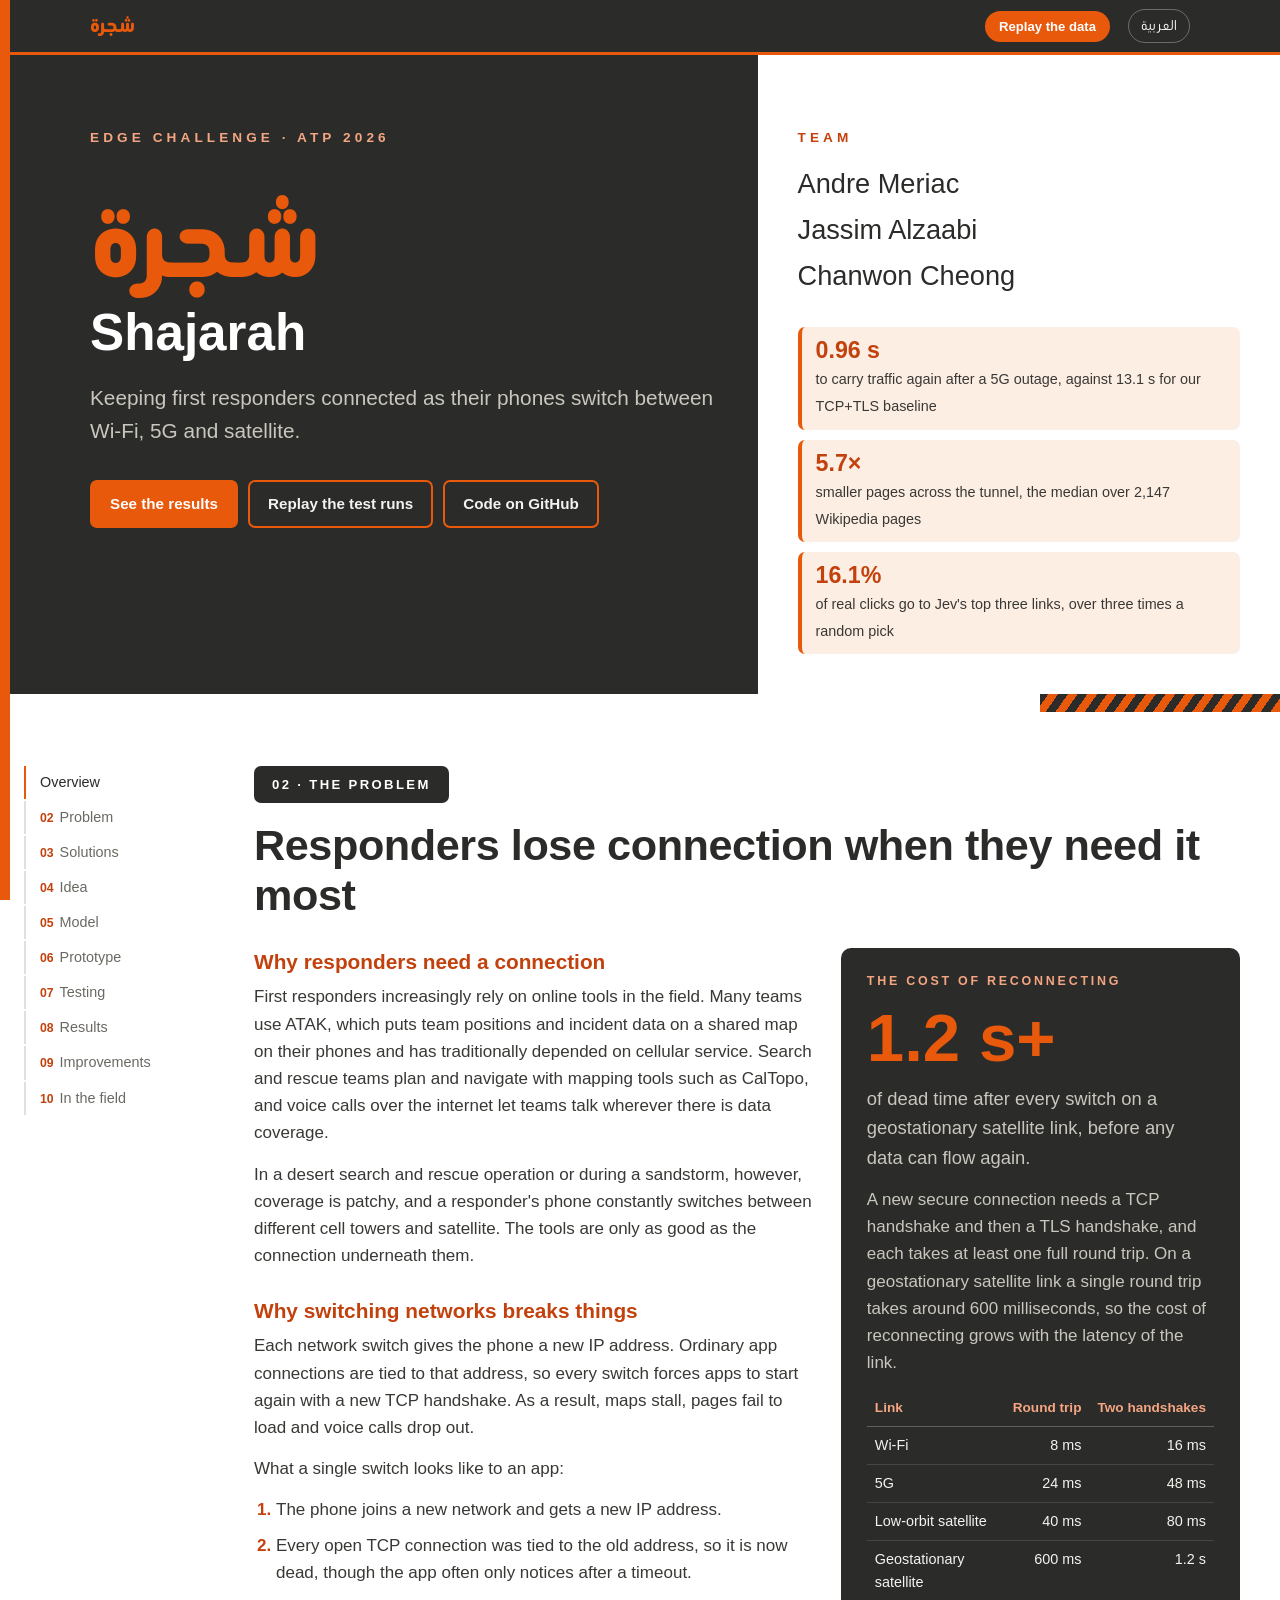
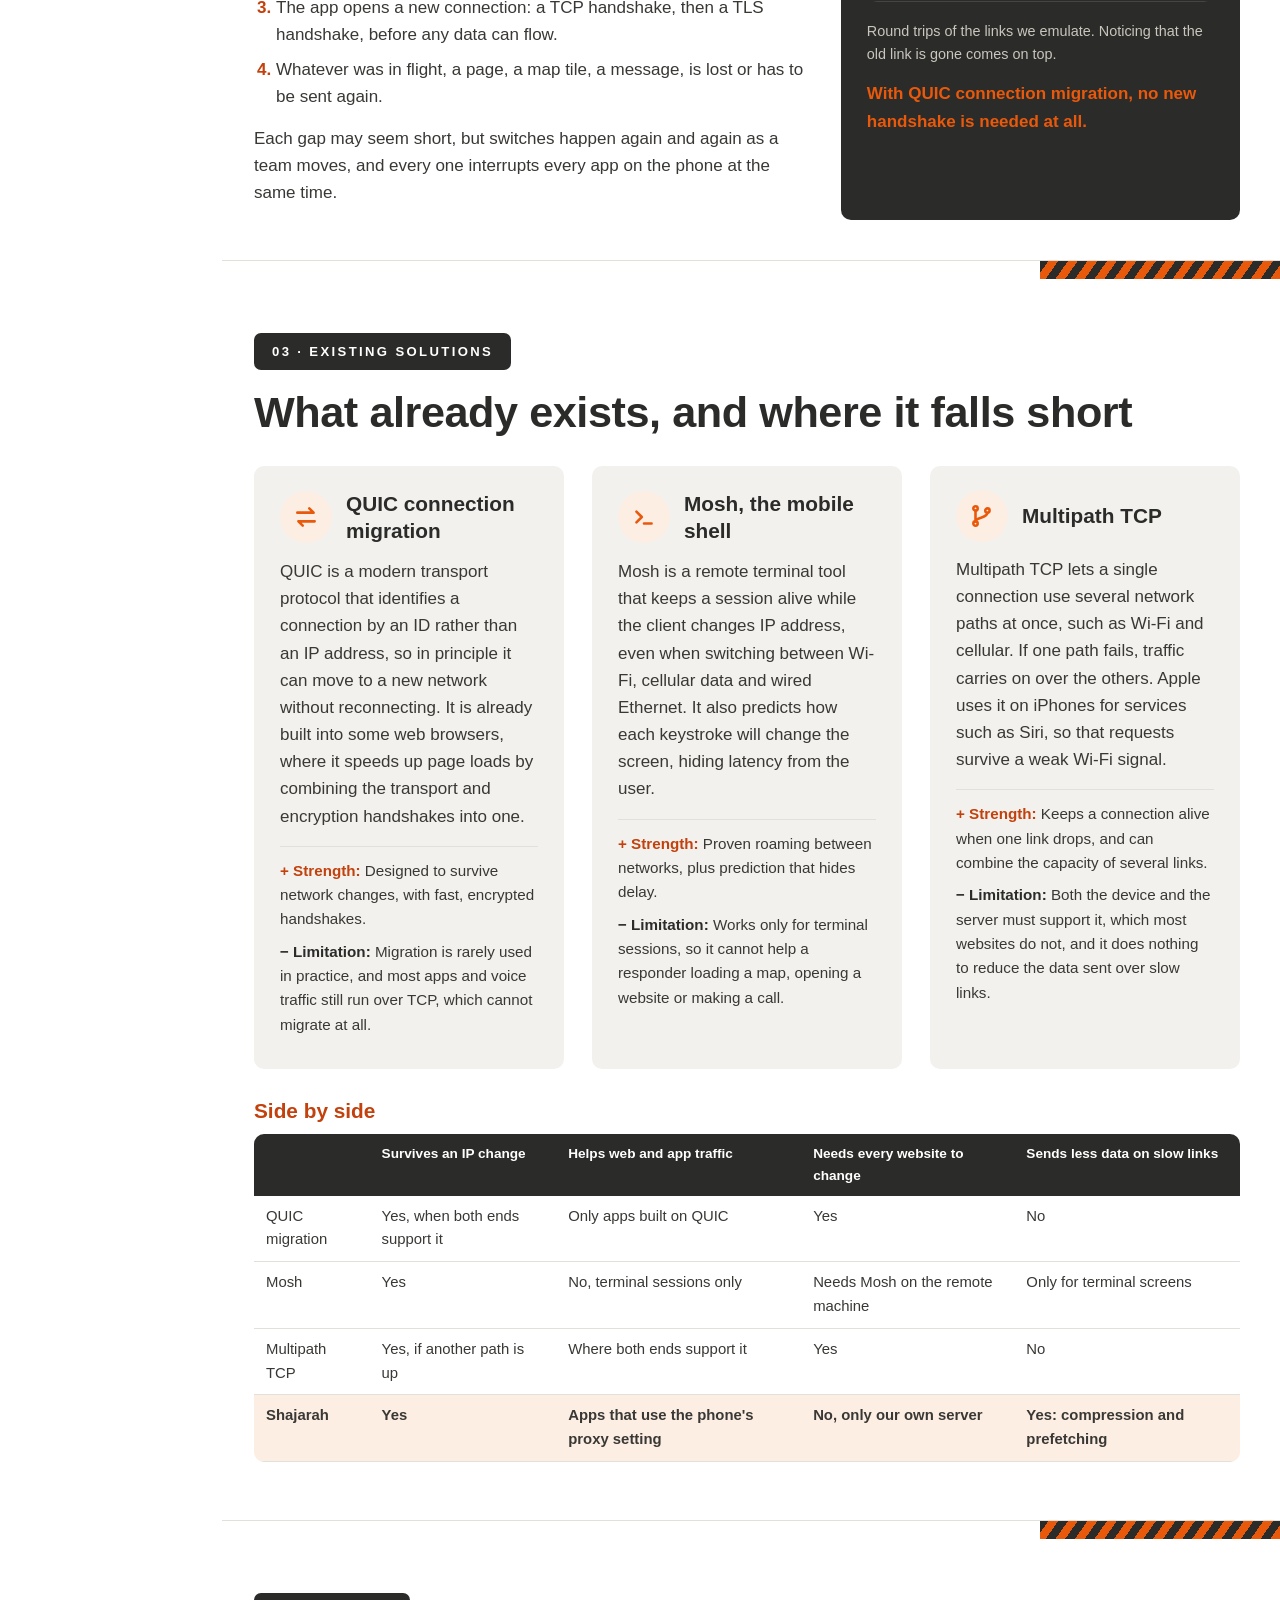
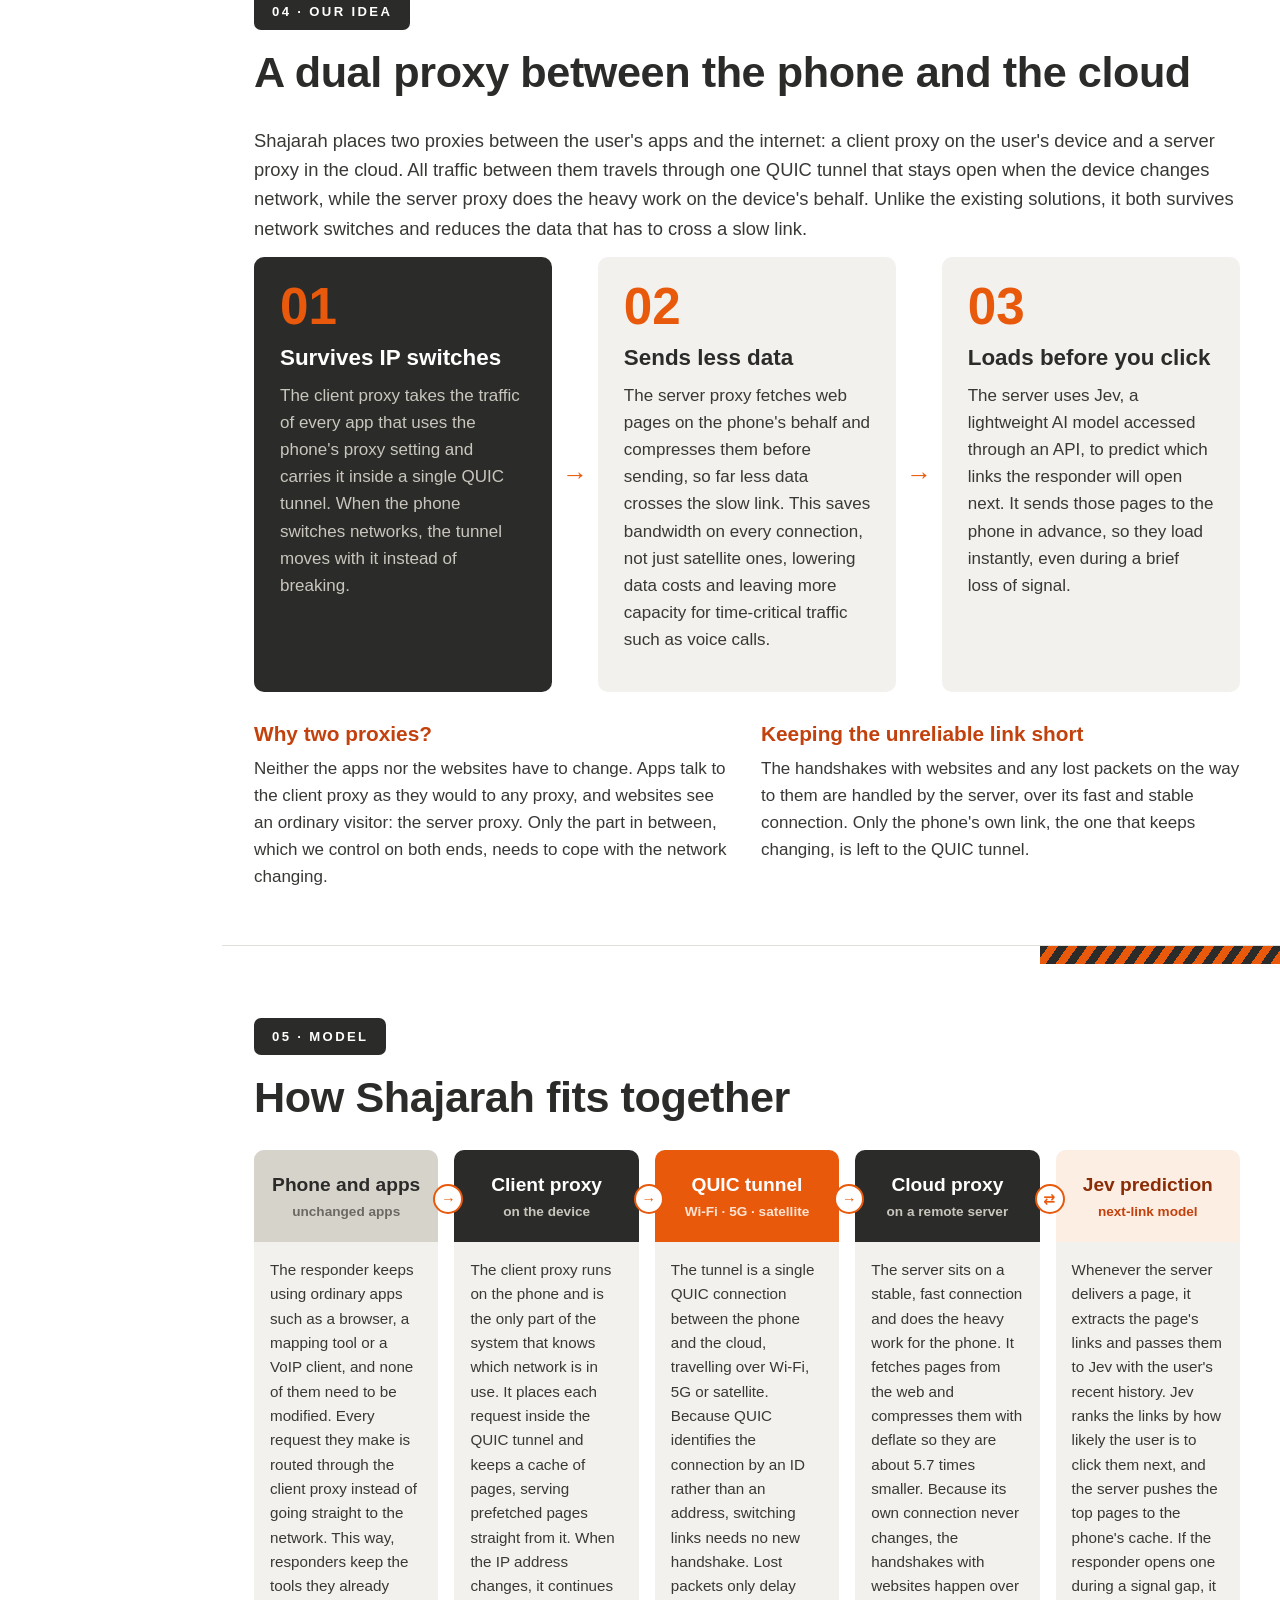
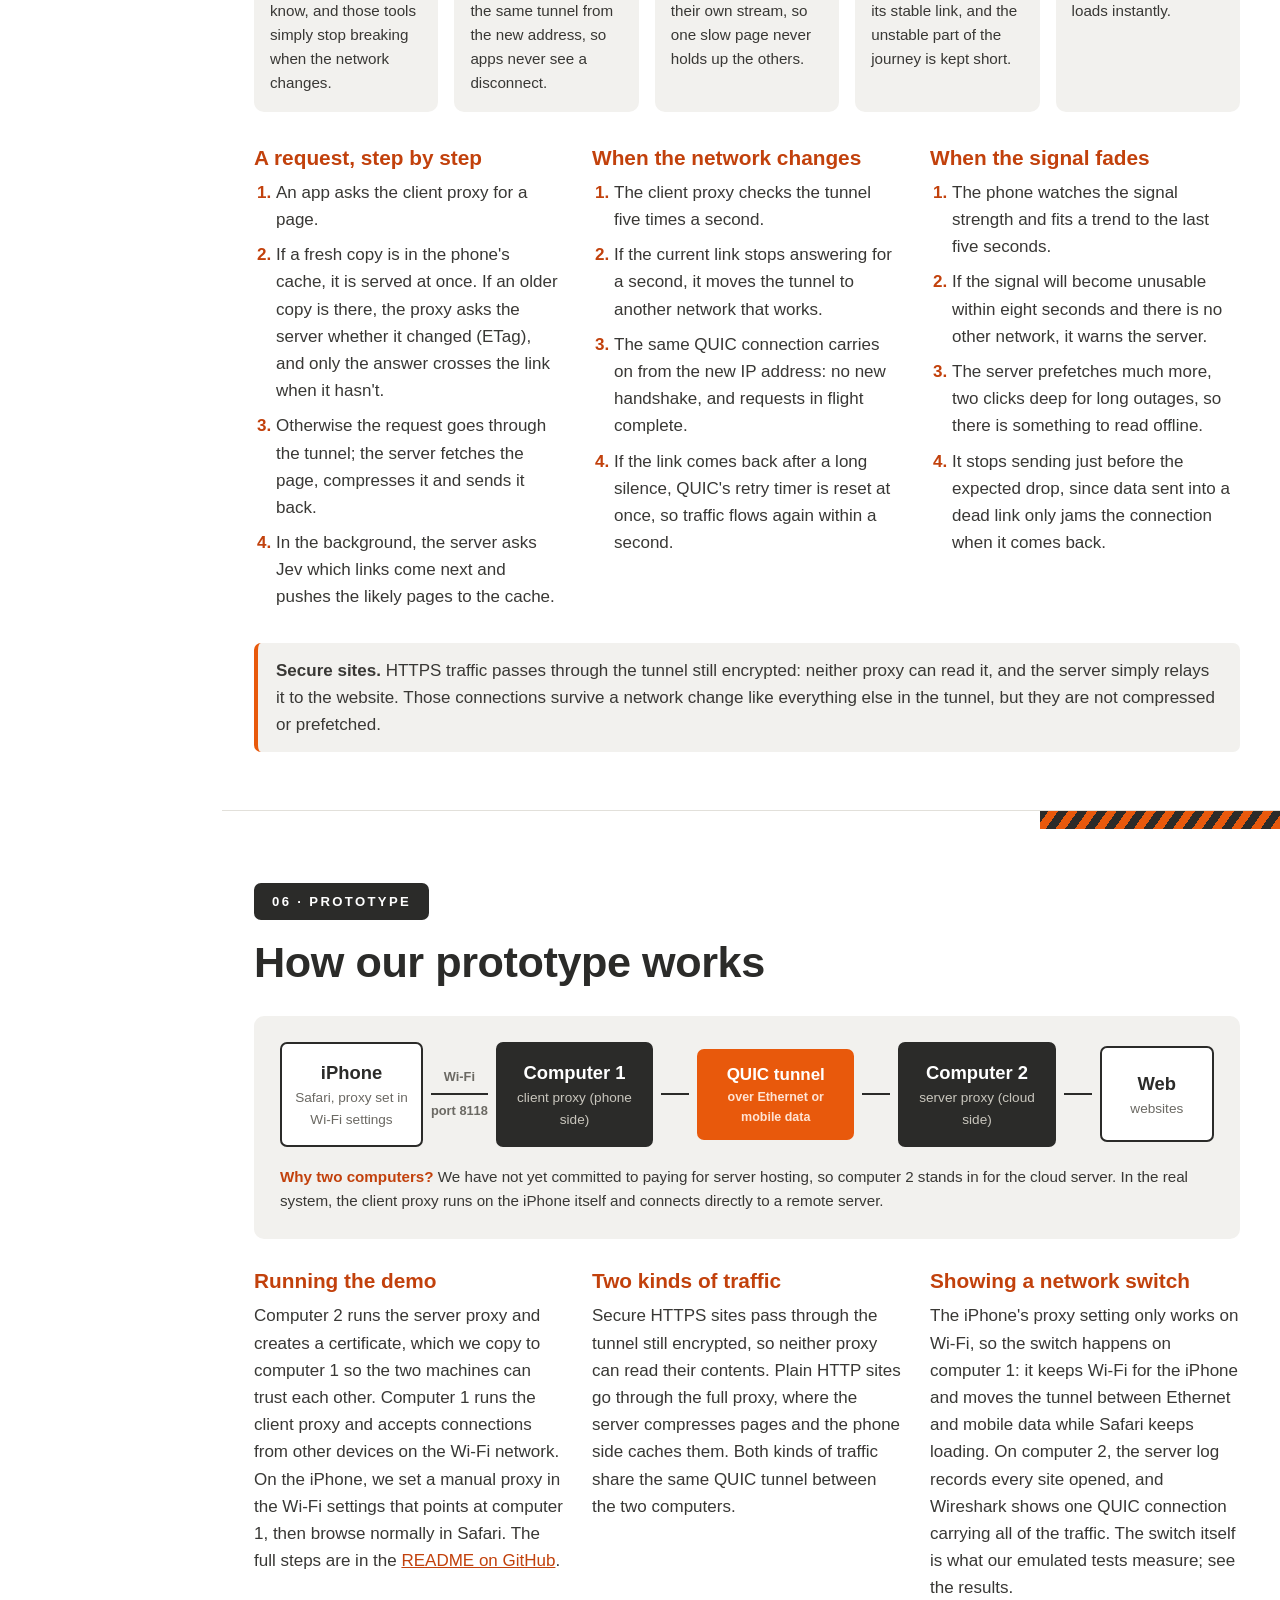
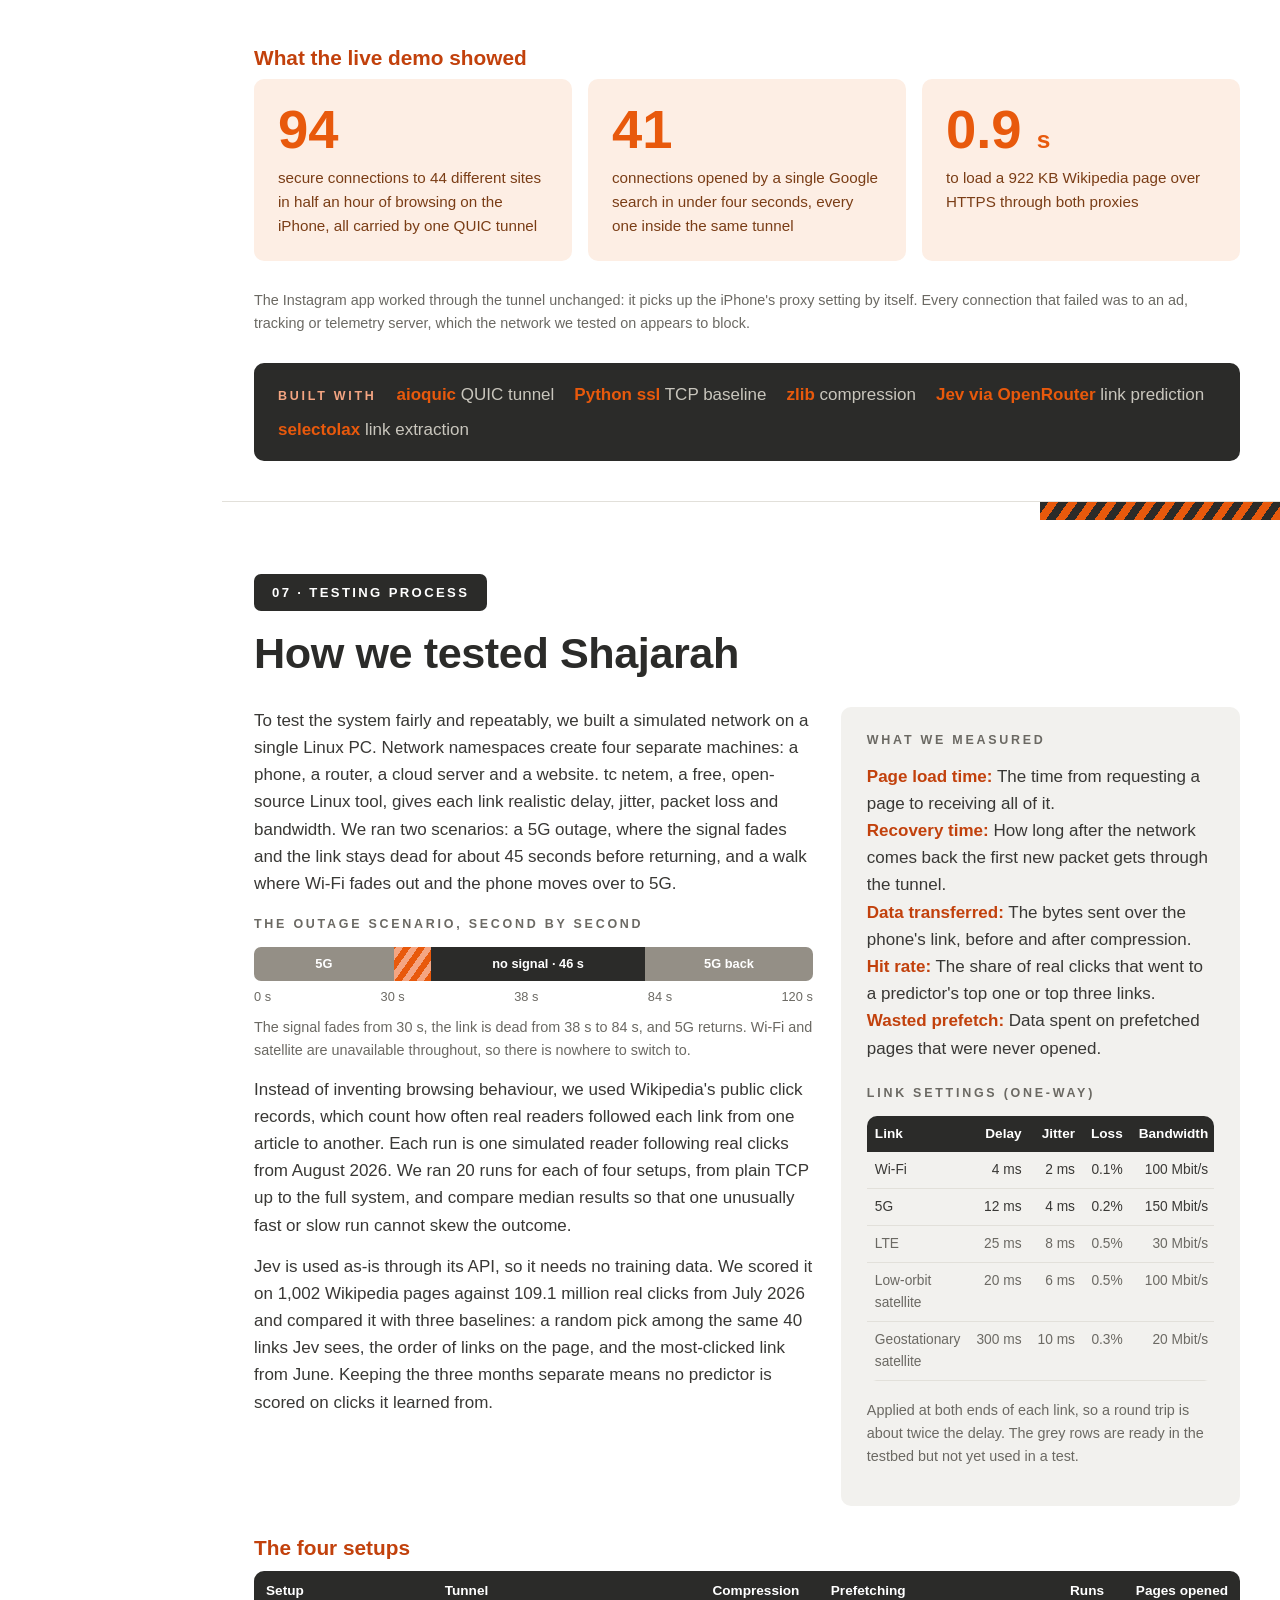
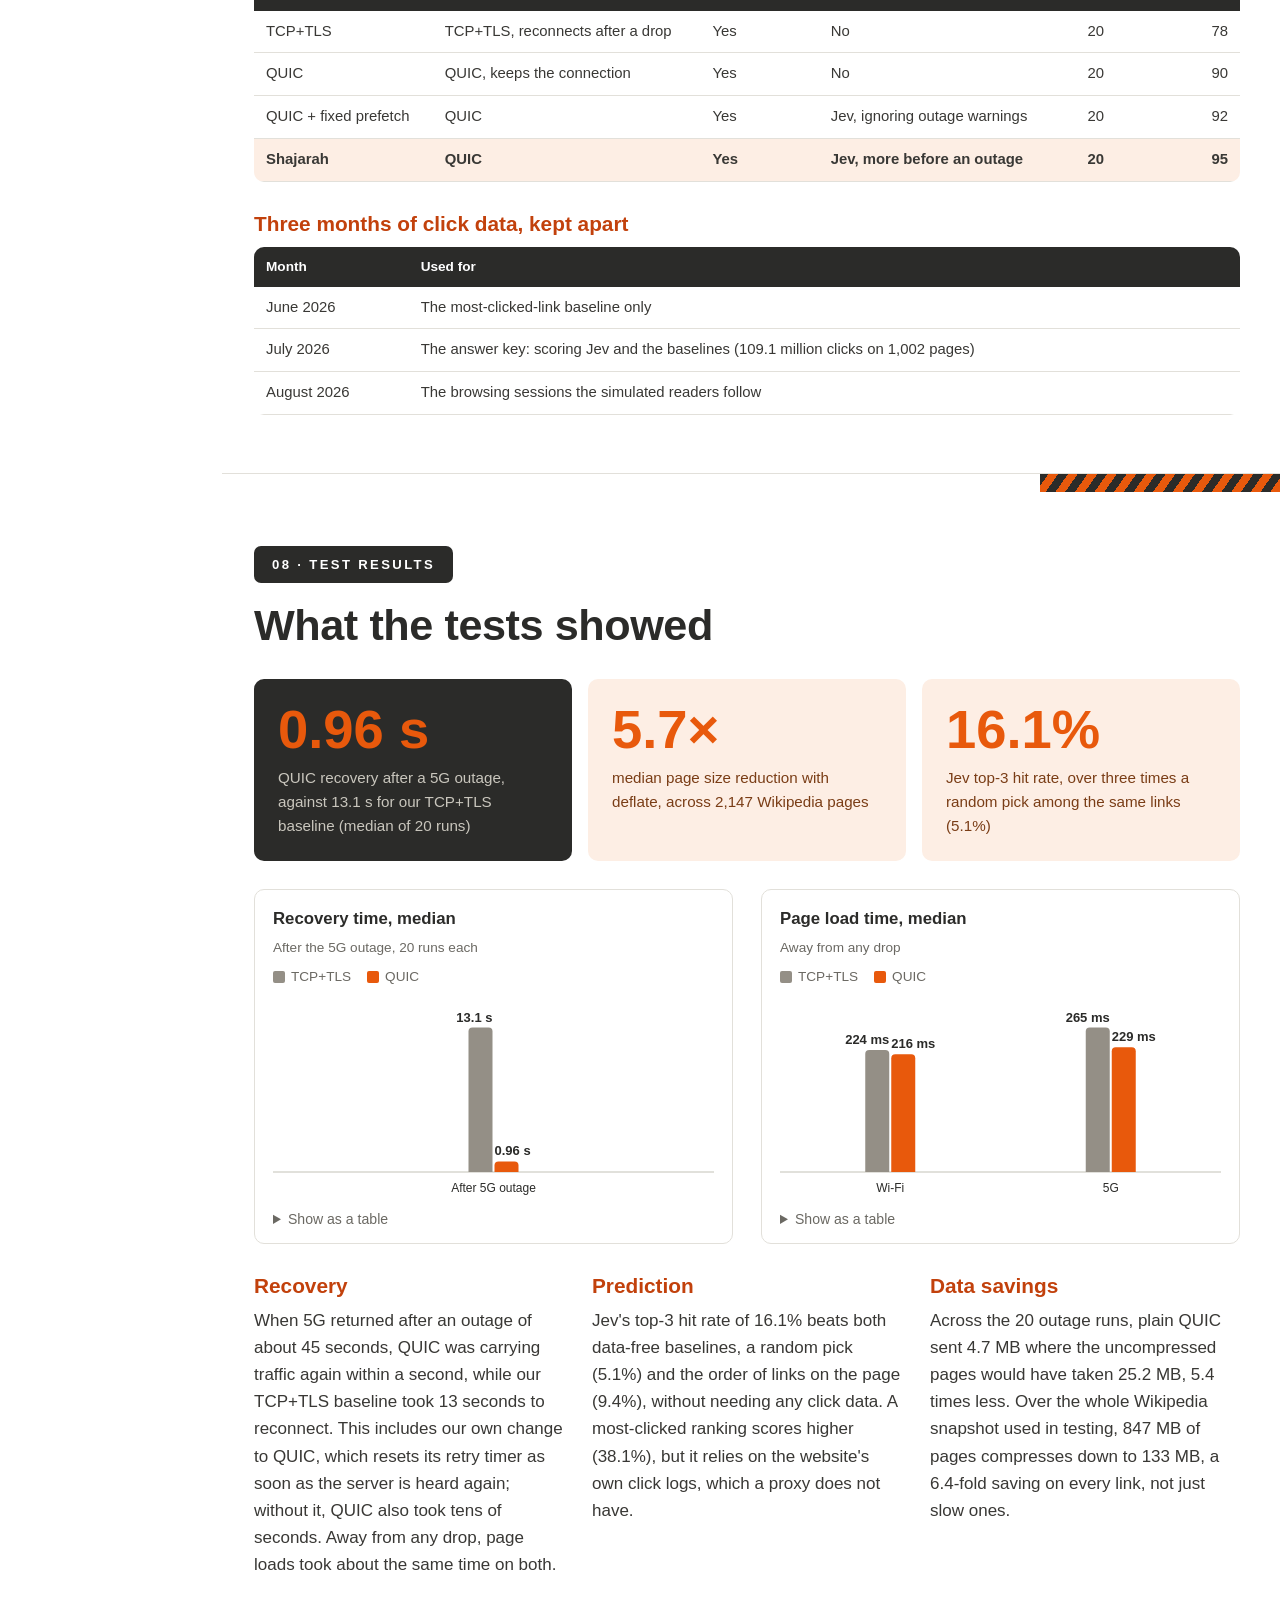
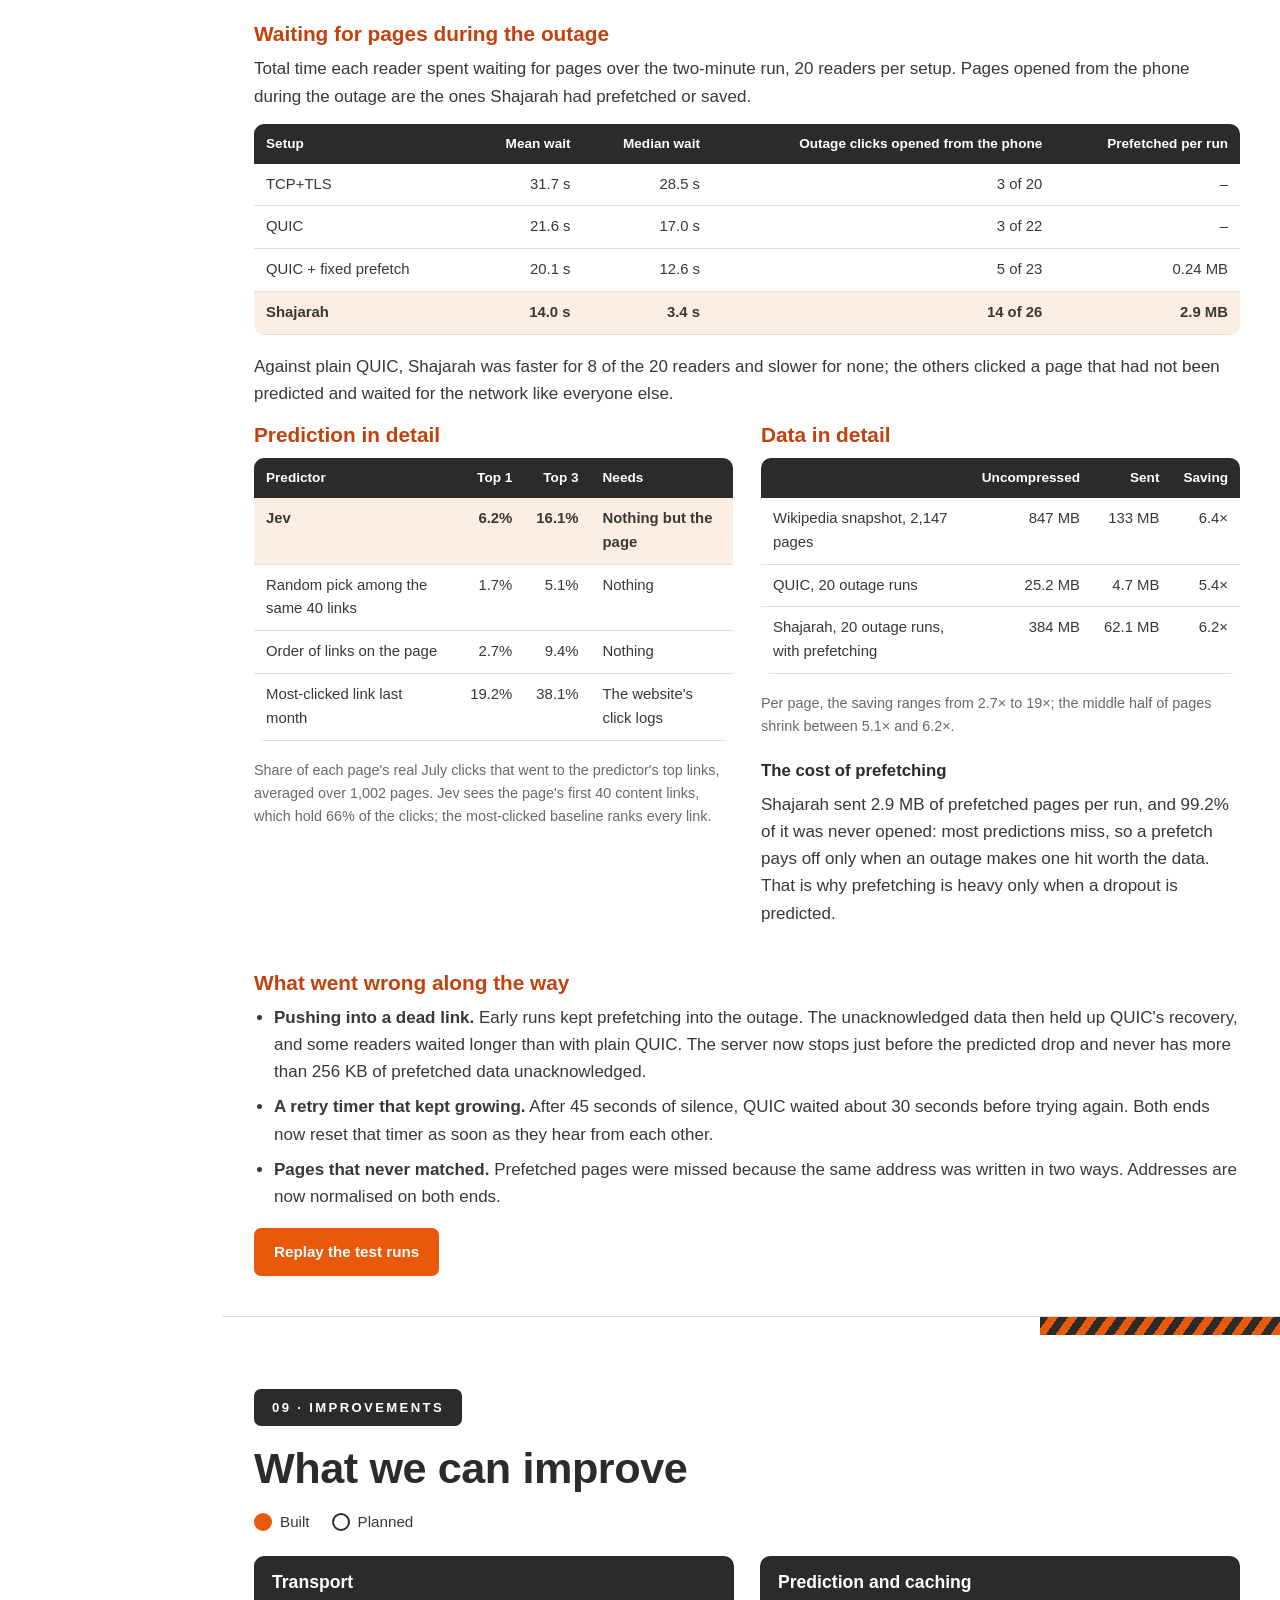
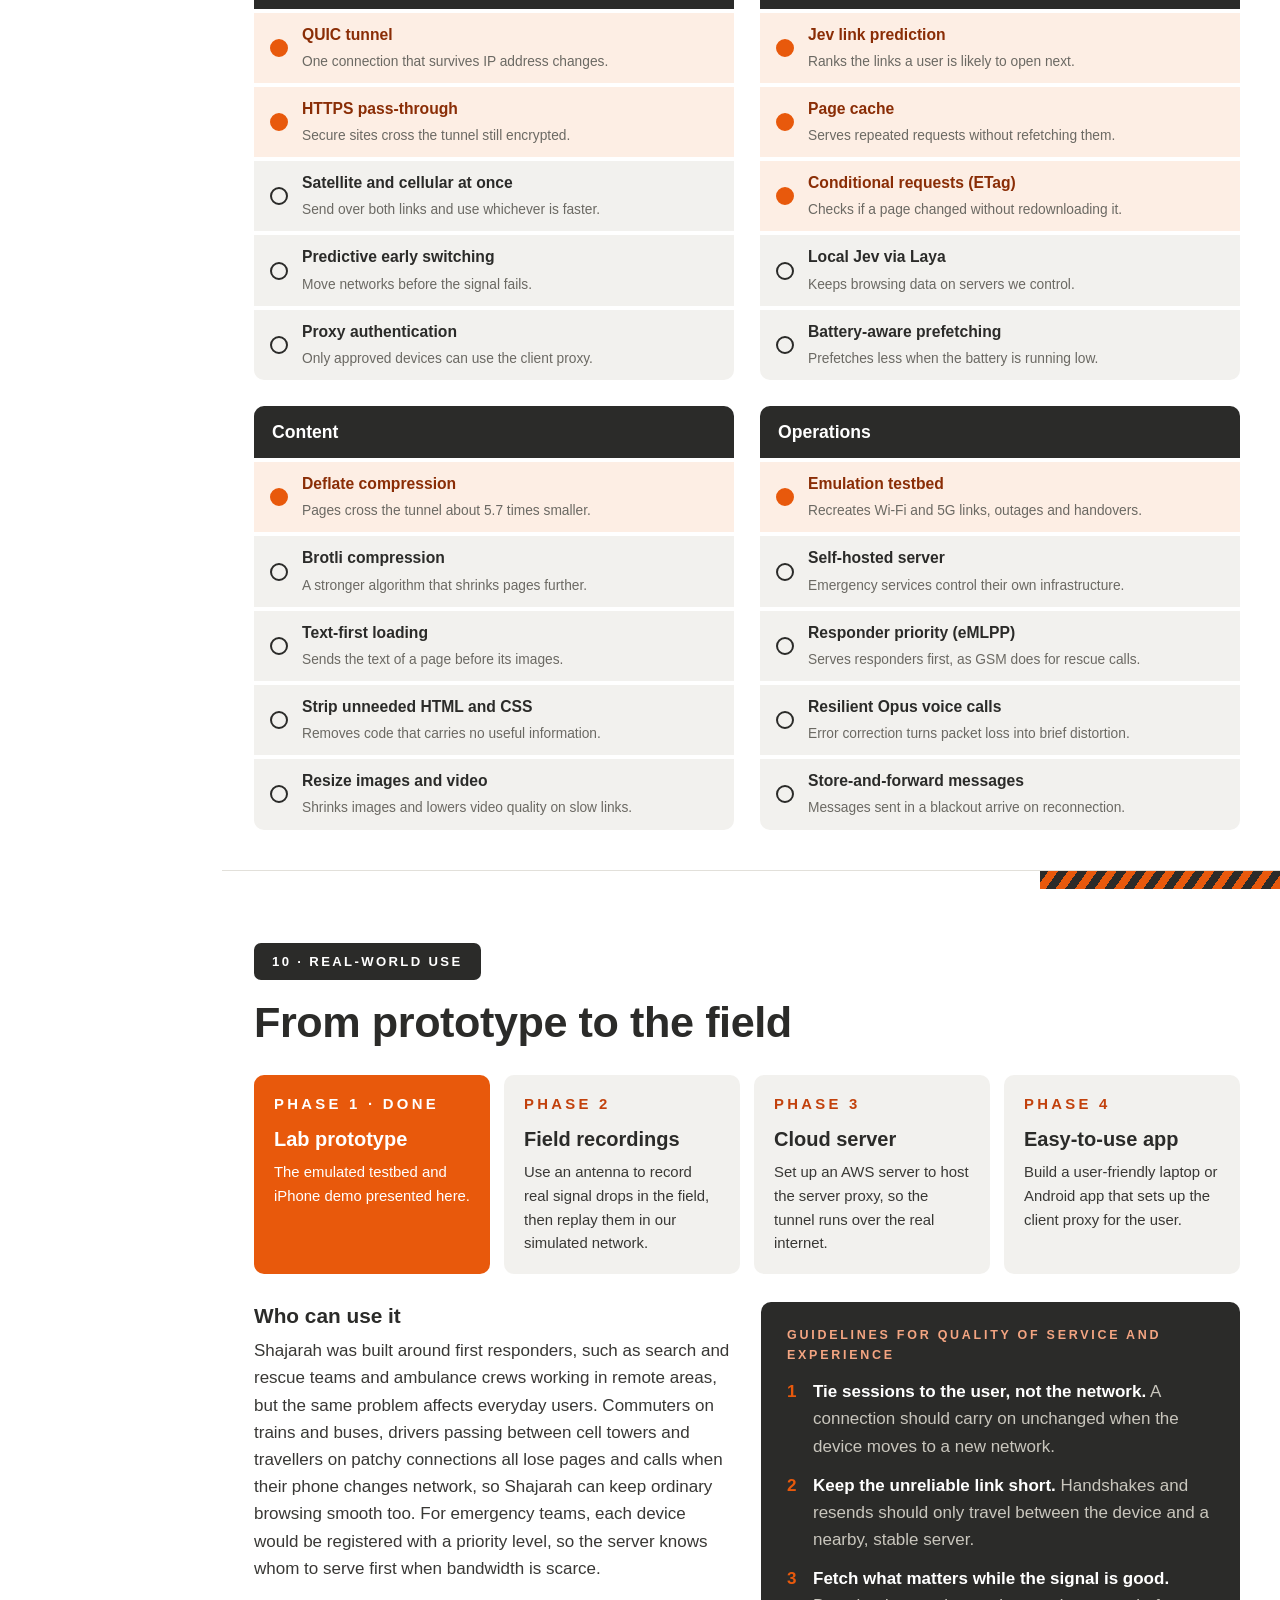
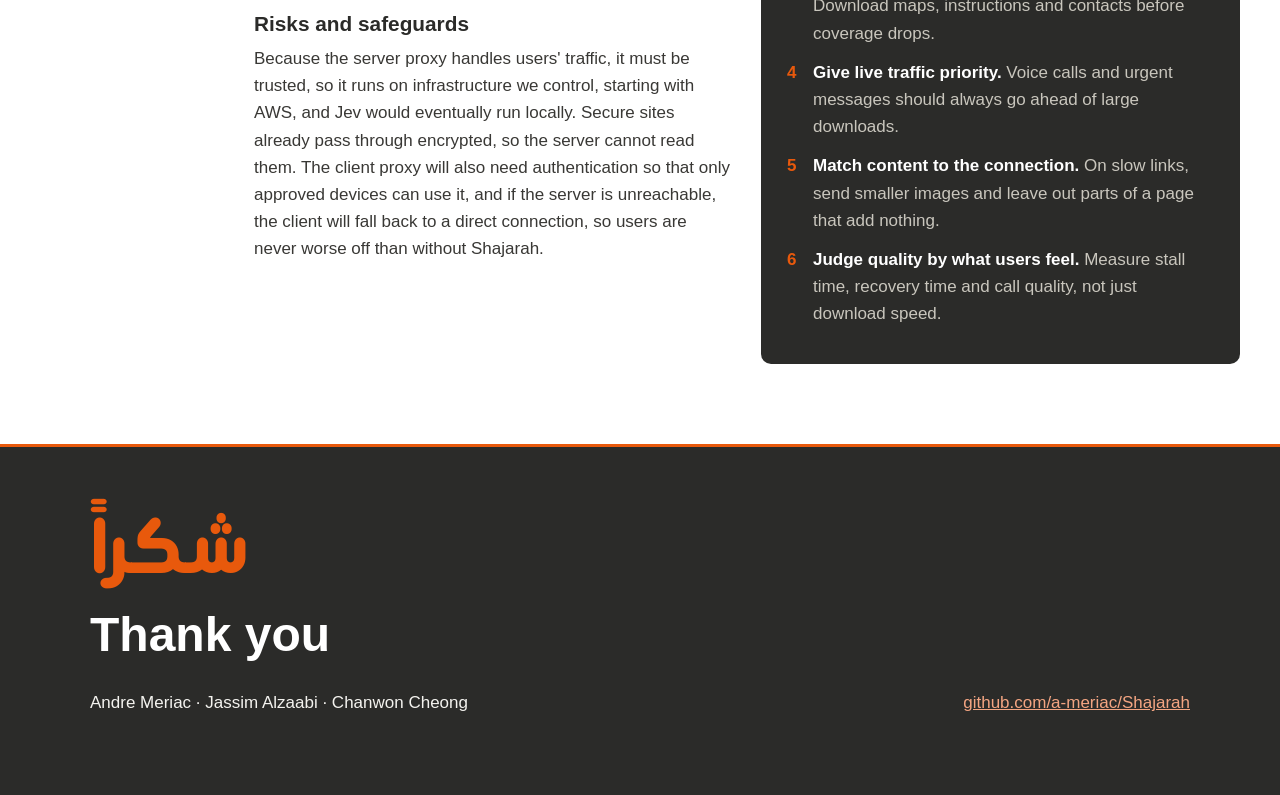
<file: site/index.html>
<!doctype html>
<html lang="en">
<head>
  <meta charset="utf-8">
  <meta name="viewport" content="width=device-width, initial-scale=1">
  <title>Shajarah · شجرة</title>
  <meta name="description" content="Shajarah keeps first responders connected as their phones switch between Wi-Fi, 5G and satellite: one QUIC tunnel that survives IP changes, compression, and AI prefetching. EDGE Challenge, ATP 2026.">
  <link rel="preconnect" href="https://fonts.googleapis.com">
  <link rel="preconnect" href="https://fonts.gstatic.com" crossorigin>
  <link href="https://fonts.googleapis.com/css2?family=Beiruti:wght@400;600;800&display=swap" rel="stylesheet">
  <link rel="alternate" hreflang="ar" href="ar.html">
  <link rel="stylesheet" href="style.css">
</head>
<body>
<nav class="topnav" aria-label="Shajarah">
  <div class="wrap">
    <a class="brand" href="#top" lang="ar" aria-label="Shajarah, back to top">شجرة</a>
    <a class="navbtn" href="replay.html">Replay the data</a>
    <a class="lang" href="ar.html" lang="ar" hreflang="ar">العربية</a>
  </div>
</nav>

<header class="hero" id="top">
  <div class="dark">
    <p class="kicker">EDGE Challenge · ATP 2026</p>
    <h1 class="wordmark" lang="ar">شجرة</h1>
    <p class="name">Shajarah</p>
    <p class="tagline">Keeping first responders connected as their phones switch between Wi-Fi, 5G and satellite.</p>
    <div class="buttons">
      <a class="btn primary" href="#results">See the results</a>
      <a class="btn" href="replay.html">Replay the test runs</a>
      <a class="btn" href="https://github.com/a-meriac/Shajarah">Code on GitHub</a>
    </div>
  </div>
  <div class="side">
    <div>
      <h2>Team</h2>
      <ul class="team">
        <li>Andre Meriac</li>
        <li>Jassim Alzaabi</li>
        <li>Chanwon Cheong</li>
      </ul>
    </div>
    <div class="glance">
      <div><b>0.96 s</b><span>to carry traffic again after a 5G outage, against 13.1 s for our TCP+TLS baseline</span></div>
      <div><b>5.7×</b><span>smaller pages across the tunnel, the median over 2,147 Wikipedia pages</span></div>
      <div><b>16.1%</b><span>of real clicks go to Jev's top three links, over three times a random pick</span></div>
    </div>
  </div>
</header>

<div class="page">
  <nav class="toc" aria-label="Page sections">
    <a href="#top">Overview</a>
    <a href="#problem"><b>02</b>Problem</a>
    <a href="#solutions"><b>03</b>Solutions</a>
    <a href="#idea"><b>04</b>Idea</a>
    <a href="#model"><b>05</b>Model</a>
    <a href="#prototype"><b>06</b>Prototype</a>
    <a href="#testing"><b>07</b>Testing</a>
    <a href="#results"><b>08</b>Results</a>
    <a href="#improvements"><b>09</b>Improvements</a>
    <a href="#field"><b>10</b>In the field</a>
  </nav>
<main>
<!-- 02 -->
<section class="slide" id="problem">
  <div class="wrap">
    <p class="tag">02 · The problem</p>
    <h2 class="title">Responders lose connection when they need it most</h2>
    <div class="cols two">
      <div>
        <h3>Why responders need a connection</h3>
        <p>First responders increasingly rely on online tools in the field. Many teams use ATAK, which puts team positions and incident data on a shared map on their phones and has traditionally depended on cellular service. Search and rescue teams plan and navigate with mapping tools such as CalTopo, and voice calls over the internet let teams talk wherever there is data coverage.</p>
        <p>In a desert search and rescue operation or during a sandstorm, however, coverage is patchy, and a responder's phone constantly switches between different cell towers and satellite. The tools are only as good as the connection underneath them.</p>
        <h3>Why switching networks breaks things</h3>
        <p>Each network switch gives the phone a new IP address. Ordinary app connections are tied to that address, so every switch forces apps to start again with a new TCP handshake. As a result, maps stall, pages fail to load and voice calls drop out.</p>
        <p>What a single switch looks like to an app:</p>
        <ol class="steps">
          <li>The phone joins a new network and gets a new IP address.</li>
          <li>Every open TCP connection was tied to the old address, so it is now dead, though the app often only notices after a timeout.</li>
          <li>The app opens a new connection: a TCP handshake, then a TLS handshake, before any data can flow.</li>
          <li>Whatever was in flight, a page, a map tile, a message, is lost or has to be sent again.</li>
        </ol>
        <p>Each gap may seem short, but switches happen again and again as a team moves, and every one interrupts every app on the phone at the same time.</p>
      </div>
      <div class="card dark">
        <p class="label">The cost of reconnecting</p>
        <div class="num">1.2 s+</div>
        <p class="big-label">of dead time after every switch on a geostationary satellite link, before any data can flow again.</p>
        <p>A new secure connection needs a TCP handshake and then a TLS handshake, and each takes at least one full round trip. On a geostationary satellite link a single round trip takes around 600 milliseconds, so the cost of reconnecting grows with the latency of the link.</p>
        <div class="table-wrap">
          <table>
            <thead><tr><th>Link</th><th class="num">Round trip</th><th class="num">Two handshakes</th></tr></thead>
            <tbody>
              <tr><td>Wi-Fi</td><td class="num">8 ms</td><td class="num">16 ms</td></tr>
              <tr><td>5G</td><td class="num">24 ms</td><td class="num">48 ms</td></tr>
              <tr><td>Low-orbit satellite</td><td class="num">40 ms</td><td class="num">80 ms</td></tr>
              <tr><td>Geostationary satellite</td><td class="num">600 ms</td><td class="num">1.2 s</td></tr>
            </tbody>
          </table>
        </div>
        <p class="small">Round trips of the links we emulate. Noticing that the old link is gone comes on top.</p>
        <p><strong class="hl">With QUIC connection migration, no new handshake is needed at all.</strong></p>
      </div>
    </div>
  </div>
</section>

<!-- 03 -->
<section class="slide" id="solutions">
  <div class="wrap">
    <p class="tag">03 · Existing solutions</p>
    <h2 class="title">What already exists, and where it falls short</h2>
    <div class="cols three">
      <div class="card sol">
        <div class="head"><span class="icon"><svg viewBox="0 0 24 24" fill="none" stroke="currentColor" stroke-width="2.4" stroke-linecap="round" stroke-linejoin="round"><path d="M4 8h15l-4-4M20 16H5l4 4"/></svg></span><h3>QUIC connection migration</h3></div>
        <p>QUIC is a modern transport protocol that identifies a connection by an ID rather than an IP address, so in principle it can move to a new network without reconnecting. It is already built into some web browsers, where it speeds up page loads by combining the transport and encryption handshakes into one.</p>
        <div class="pm">
          <p class="plus"><b>+ Strength:</b> Designed to survive network changes, with fast, encrypted handshakes.</p>
          <p class="minus"><b>− Limitation:</b> Migration is rarely used in practice, and most apps and voice traffic still run over TCP, which cannot migrate at all.</p>
        </div>
      </div>
      <div class="card sol">
        <div class="head"><span class="icon"><svg viewBox="0 0 24 24" fill="none" stroke="currentColor" stroke-width="2.4" stroke-linecap="round" stroke-linejoin="round"><path d="M5 7l5 5-5 5M12 18h7"/></svg></span><h3>Mosh, the mobile shell</h3></div>
        <p>Mosh is a remote terminal tool that keeps a session alive while the client changes IP address, even when switching between Wi-Fi, cellular data and wired Ethernet. It also predicts how each keystroke will change the screen, hiding latency from the user.</p>
        <div class="pm">
          <p class="plus"><b>+ Strength:</b> Proven roaming between networks, plus prediction that hides delay.</p>
          <p class="minus"><b>− Limitation:</b> Works only for terminal sessions, so it cannot help a responder loading a map, opening a website or making a call.</p>
        </div>
      </div>
      <div class="card sol">
        <div class="head"><span class="icon"><svg viewBox="0 0 24 24" fill="none" stroke="currentColor" stroke-width="2.4" stroke-linecap="round" stroke-linejoin="round"><circle cx="6" cy="5" r="2"/><circle cx="6" cy="19" r="2"/><circle cx="17" cy="7" r="2"/><path d="M6 7v10M17 9c0 5-11 4-11 8"/></svg></span><h3>Multipath TCP</h3></div>
        <p>Multipath TCP lets a single connection use several network paths at once, such as Wi-Fi and cellular. If one path fails, traffic carries on over the others. Apple uses it on iPhones for services such as Siri, so that requests survive a weak Wi-Fi signal.</p>
        <div class="pm">
          <p class="plus"><b>+ Strength:</b> Keeps a connection alive when one link drops, and can combine the capacity of several links.</p>
          <p class="minus"><b>− Limitation:</b> Both the device and the server must support it, which most websites do not, and it does nothing to reduce the data sent over slow links.</p>
        </div>
      </div>
    </div>
    <h3>Side by side</h3>
    <div class="table-wrap">
      <table>
        <thead><tr><th></th><th>Survives an IP change</th><th>Helps web and app traffic</th><th>Needs every website to change</th><th>Sends less data on slow links</th></tr></thead>
        <tbody>
          <tr><td>QUIC migration</td><td>Yes, when both ends support it</td><td>Only apps built on QUIC</td><td>Yes</td><td>No</td></tr>
          <tr><td>Mosh</td><td>Yes</td><td>No, terminal sessions only</td><td>Needs Mosh on the remote machine</td><td>Only for terminal screens</td></tr>
          <tr><td>Multipath TCP</td><td>Yes, if another path is up</td><td>Where both ends support it</td><td>Yes</td><td>No</td></tr>
          <tr class="ours"><td>Shajarah</td><td>Yes</td><td>Apps that use the phone's proxy setting</td><td>No, only our own server</td><td>Yes: compression and prefetching</td></tr>
        </tbody>
      </table>
    </div>
  </div>
</section>

<!-- 04 -->
<section class="slide" id="idea">
  <div class="wrap">
    <p class="tag">04 · Our idea</p>
    <h2 class="title">A dual proxy between the phone and the cloud</h2>
    <p class="lede">Shajarah places two proxies between the user's apps and the internet: a client proxy on the user's device and a server proxy in the cloud. All traffic between them travels through one QUIC tunnel that stays open when the device changes network, while the server proxy does the heavy work on the device's behalf. Unlike the existing solutions, it both survives network switches and reduces the data that has to cross a slow link.</p>
    <div class="ideas">
      <div class="card dark">
        <div class="n">01</div>
        <h3>Survives IP switches</h3>
        <p>The client proxy takes the traffic of every app that uses the phone's proxy setting and carries it inside a single QUIC tunnel. When the phone switches networks, the tunnel moves with it instead of breaking.</p>
      </div>
      <div class="arrow" aria-hidden="true">→</div>
      <div class="card">
        <div class="n">02</div>
        <h3>Sends less data</h3>
        <p>The server proxy fetches web pages on the phone's behalf and compresses them before sending, so far less data crosses the slow link. This saves bandwidth on every connection, not just satellite ones, lowering data costs and leaving more capacity for time-critical traffic such as voice calls.</p>
      </div>
      <div class="arrow" aria-hidden="true">→</div>
      <div class="card">
        <div class="n">03</div>
        <h3>Loads before you click</h3>
        <p>The server uses Jev, a lightweight AI model accessed through an API, to predict which links the responder will open next. It sends those pages to the phone in advance, so they load instantly, even during a brief loss of signal.</p>
      </div>
    </div>
    <div class="cols halves" style="margin-top:28px">
      <div>
        <h3>Why two proxies?</h3>
        <p>Neither the apps nor the websites have to change. Apps talk to the client proxy as they would to any proxy, and websites see an ordinary visitor: the server proxy. Only the part in between, which we control on both ends, needs to cope with the network changing.</p>
      </div>
      <div>
        <h3>Keeping the unreliable link short</h3>
        <p>The handshakes with websites and any lost packets on the way to them are handled by the server, over its fast and stable connection. Only the phone's own link, the one that keeps changing, is left to the QUIC tunnel.</p>
      </div>
    </div>
  </div>
</section>

<!-- 05 -->
<section class="slide" id="model">
  <div class="wrap">
    <p class="tag">05 · Model</p>
    <h2 class="title">How Shajarah fits together</h2>
    <div class="flow">
      <div class="col"><header><b>Phone and apps</b><span>unchanged apps</span></header>
        <div class="body">The responder keeps using ordinary apps such as a browser, a mapping tool or a VoIP client, and none of them need to be modified. Every request they make is routed through the client proxy instead of going straight to the network. This way, responders keep the tools they already know, and those tools simply stop breaking when the network changes.</div></div>
      <div class="col dk"><header><b>Client proxy</b><span>on the device</span></header>
        <div class="body">The client proxy runs on the phone and is the only part of the system that knows which network is in use. It places each request inside the QUIC tunnel and keeps a cache of pages, serving prefetched pages straight from it. When the IP address changes, it continues the same tunnel from the new address, so apps never see a disconnect.</div></div>
      <div class="col or"><header><b>QUIC tunnel</b><span>Wi-Fi · 5G · satellite</span></header>
        <div class="body">The tunnel is a single QUIC connection between the phone and the cloud, travelling over Wi-Fi, 5G or satellite. Because QUIC identifies the connection by an ID rather than an address, switching links needs no new handshake. Lost packets only delay their own stream, so one slow page never holds up the others.</div></div>
      <div class="col dk"><header><b>Cloud proxy</b><span>on a remote server</span></header>
        <div class="body">The server sits on a stable, fast connection and does the heavy work for the phone. It fetches pages from the web and compresses them with deflate so they are about 5.7 times smaller. Because its own connection never changes, the handshakes with websites happen over its stable link, and the unstable part of the journey is kept short.</div></div>
      <div class="col pe"><header><b>Jev prediction</b><span>next-link model</span></header>
        <div class="body">Whenever the server delivers a page, it extracts the page's links and passes them to Jev with the user's recent history. Jev ranks the links by how likely the user is to click them next, and the server pushes the top pages to the phone's cache. If the responder opens one during a signal gap, it loads instantly.</div></div>
    </div>
    <div class="cols three" style="margin-top:32px">
      <div>
        <h3>A request, step by step</h3>
        <ol class="steps">
          <li>An app asks the client proxy for a page.</li>
          <li>If a fresh copy is in the phone's cache, it is served at once. If an older copy is there, the proxy asks the server whether it changed (ETag), and only the answer crosses the link when it hasn't.</li>
          <li>Otherwise the request goes through the tunnel; the server fetches the page, compresses it and sends it back.</li>
          <li>In the background, the server asks Jev which links come next and pushes the likely pages to the cache.</li>
        </ol>
      </div>
      <div>
        <h3>When the network changes</h3>
        <ol class="steps">
          <li>The client proxy checks the tunnel five times a second.</li>
          <li>If the current link stops answering for a second, it moves the tunnel to another network that works.</li>
          <li>The same QUIC connection carries on from the new IP address: no new handshake, and requests in flight complete.</li>
          <li>If the link comes back after a long silence, QUIC's retry timer is reset at once, so traffic flows again within a second.</li>
        </ol>
      </div>
      <div>
        <h3>When the signal fades</h3>
        <ol class="steps">
          <li>The phone watches the signal strength and fits a trend to the last five seconds.</li>
          <li>If the signal will become unusable within eight seconds and there is no other network, it warns the server.</li>
          <li>The server prefetches much more, two clicks deep for long outages, so there is something to read offline.</li>
          <li>It stops sending just before the expected drop, since data sent into a dead link only jams the connection when it comes back.</li>
        </ol>
      </div>
    </div>
    <div class="callout"><b>Secure sites.</b> HTTPS traffic passes through the tunnel still encrypted: neither proxy can read it, and the server simply relays it to the website. Those connections survive a network change like everything else in the tunnel, but they are not compressed or prefetched.</div>
  </div>
</section>

<!-- 06 -->
<section class="slide" id="prototype">
  <div class="wrap">
    <p class="tag">06 · Prototype</p>
    <h2 class="title">How our prototype works</h2>
    <div class="diagram">
      <div class="row">
        <div class="box"><b>iPhone</b><span>Safari, proxy set in Wi-Fi settings</span></div>
        <div class="link">Wi-Fi<i></i>port 8118</div>
        <div class="box dk"><b>Computer 1</b><span>client proxy (phone side)</span></div>
        <div class="link"><i></i></div>
        <div class="tunnel">QUIC tunnel<small>over Ethernet or mobile data</small></div>
        <div class="link"><i></i></div>
        <div class="box dk"><b>Computer 2</b><span>server proxy (cloud side)</span></div>
        <div class="link"><i></i></div>
        <div class="box"><b>Web</b><span>websites</span></div>
      </div>
      <p class="note"><b>Why two computers?</b> We have not yet committed to paying for server hosting, so computer 2 stands in for the cloud server. In the real system, the client proxy runs on the iPhone itself and connects directly to a remote server.</p>
    </div>
    <div class="cols three" style="margin-top:28px">
      <div>
        <h3>Running the demo</h3>
        <p>Computer 2 runs the server proxy and creates a certificate, which we copy to computer 1 so the two machines can trust each other. Computer 1 runs the client proxy and accepts connections from other devices on the Wi-Fi network. On the iPhone, we set a manual proxy in the Wi-Fi settings that points at computer 1, then browse normally in Safari. The full steps are in the <a href="https://github.com/a-meriac/Shajarah#live-demo-browse-from-an-iphone-through-the-tunnel">README on GitHub</a>.</p>
      </div>
      <div>
        <h3>Two kinds of traffic</h3>
        <p>Secure HTTPS sites pass through the tunnel still encrypted, so neither proxy can read their contents. Plain HTTP sites go through the full proxy, where the server compresses pages and the phone side caches them. Both kinds of traffic share the same QUIC tunnel between the two computers.</p>
      </div>
      <div>
        <h3>Showing a network switch</h3>
        <p>The iPhone's proxy setting only works on Wi-Fi, so the switch happens on computer 1: it keeps Wi-Fi for the iPhone and moves the tunnel between Ethernet and mobile data while Safari keeps loading. On computer 2, the server log records every site opened, and Wireshark shows one QUIC connection carrying all of the traffic. The switch itself is what our emulated tests measure; see the results.</p>
      </div>
    </div>
    <h3>What the live demo showed</h3>
    <div class="stats">
      <div class="stat"><div class="num">94</div><p>secure connections to 44 different sites in half an hour of browsing on the iPhone, all carried by one QUIC tunnel</p></div>
      <div class="stat"><div class="num">41</div><p>connections opened by a single Google search in under four seconds, every one inside the same tunnel</p></div>
      <div class="stat"><div class="num">0.9 <small>s</small></div><p>to load a 922 KB Wikipedia page over HTTPS through both proxies</p></div>
    </div>
    <p class="muted small">The Instagram app worked through the tunnel unchanged: it picks up the iPhone's proxy setting by itself. Every connection that failed was to an ad, tracking or telemetry server, which the network we tested on appears to block.</p>
    <div class="built-with">
      <span class="label">Built with</span>
      <span><b>aioquic</b> QUIC tunnel</span>
      <span><b>Python ssl</b> TCP baseline</span>
      <span><b>zlib</b> compression</span>
      <span><b>Jev via OpenRouter</b> link prediction</span>
      <span><b>selectolax</b> link extraction</span>
    </div>
  </div>
</section>

<!-- 07 -->
<section class="slide" id="testing">
  <div class="wrap">
    <p class="tag">07 · Testing process</p>
    <h2 class="title">How we tested Shajarah</h2>
    <div class="cols two">
      <div>
        <p>To test the system fairly and repeatably, we built a simulated network on a single Linux PC. Network namespaces create four separate machines: a phone, a router, a cloud server and a website. tc netem, a free, open-source Linux tool, gives each link realistic delay, jitter, packet loss and bandwidth. We ran two scenarios: a 5G outage, where the signal fades and the link stays dead for about 45 seconds before returning, and a walk where Wi-Fi fades out and the phone moves over to 5G.</p>
        <div class="label" style="margin-top:18px">The outage scenario, second by second</div>
        <div class="timeline" aria-label="0 to 30 s: good 5G signal. 30 to 38 s: the signal fades. 38 to 84 s: no signal on any network. 84 to 120 s: 5G back.">
          <div class="ok" style="flex:30">5G</div><div class="fade" style="flex:8"></div><div class="dead" style="flex:46">no signal · 46 s</div><div class="ok" style="flex:36">5G back</div>
        </div>
        <div class="timeline-axis"><span>0 s</span><span>30 s</span><span>38 s</span><span>84 s</span><span>120 s</span></div>
        <p class="small muted" style="margin-top:8px">The signal fades from 30 s, the link is dead from 38 s to 84 s, and 5G returns. Wi-Fi and satellite are unavailable throughout, so there is nowhere to switch to.</p>
        <p>Instead of inventing browsing behaviour, we used Wikipedia's public click records, which count how often real readers followed each link from one article to another. Each run is one simulated reader following real clicks from August 2026. We ran 20 runs for each of four setups, from plain TCP up to the full system, and compare median results so that one unusually fast or slow run cannot skew the outcome.</p>
        <p>Jev is used as-is through its API, so it needs no training data. We scored it on 1,002 Wikipedia pages against 109.1 million real clicks from July 2026 and compared it with three baselines: a random pick among the same 40 links Jev sees, the order of links on the page, and the most-clicked link from June. Keeping the three months separate means no predictor is scored on clicks it learned from.</p>
      </div>
      <div class="card">
        <p class="label">What we measured</p>
        <ul class="clean">
          <li><b class="yes" style="color:var(--orange-text)">Page load time:</b> The time from requesting a page to receiving all of it.</li>
          <li><b style="color:var(--orange-text)">Recovery time:</b> How long after the network comes back the first new packet gets through the tunnel.</li>
          <li><b style="color:var(--orange-text)">Data transferred:</b> The bytes sent over the phone's link, before and after compression.</li>
          <li><b style="color:var(--orange-text)">Hit rate:</b> The share of real clicks that went to a predictor's top one or top three links.</li>
          <li><b style="color:var(--orange-text)">Wasted prefetch:</b> Data spent on prefetched pages that were never opened.</li>
        </ul>
        <p class="label" style="margin-top:22px">Link settings (one-way)</p>
        <div class="table-wrap">
          <table>
            <thead><tr><th>Link</th><th class="num">Delay</th><th class="num">Jitter</th><th class="num">Loss</th><th class="num">Bandwidth</th></tr></thead>
            <tbody>
              <tr><td>Wi-Fi</td><td class="num">4 ms</td><td class="num">2 ms</td><td class="num">0.1%</td><td class="num">100 Mbit/s</td></tr>
              <tr><td>5G</td><td class="num">12 ms</td><td class="num">4 ms</td><td class="num">0.2%</td><td class="num">150 Mbit/s</td></tr>
              <tr><td class="muted">LTE</td><td class="num muted">25 ms</td><td class="num muted">8 ms</td><td class="num muted">0.5%</td><td class="num muted">30 Mbit/s</td></tr>
              <tr><td class="muted">Low-orbit satellite</td><td class="num muted">20 ms</td><td class="num muted">6 ms</td><td class="num muted">0.5%</td><td class="num muted">100 Mbit/s</td></tr>
              <tr><td class="muted">Geostationary satellite</td><td class="num muted">300 ms</td><td class="num muted">10 ms</td><td class="num muted">0.3%</td><td class="num muted">20 Mbit/s</td></tr>
            </tbody>
          </table>
        </div>
        <p class="small muted">Applied at both ends of each link, so a round trip is about twice the delay. The grey rows are ready in the testbed but not yet used in a test.</p>
      </div>
    </div>
    <h3>The four setups</h3>
    <div class="table-wrap">
      <table>
        <thead><tr><th>Setup</th><th>Tunnel</th><th>Compression</th><th>Prefetching</th><th class="num">Runs</th><th class="num">Pages opened</th></tr></thead>
        <tbody>
          <tr><td>TCP+TLS</td><td>TCP+TLS, reconnects after a drop</td><td>Yes</td><td>No</td><td class="num">20</td><td class="num">78</td></tr>
          <tr><td>QUIC</td><td>QUIC, keeps the connection</td><td>Yes</td><td>No</td><td class="num">20</td><td class="num">90</td></tr>
          <tr><td>QUIC + fixed prefetch</td><td>QUIC</td><td>Yes</td><td>Jev, ignoring outage warnings</td><td class="num">20</td><td class="num">92</td></tr>
          <tr class="ours"><td>Shajarah</td><td>QUIC</td><td>Yes</td><td>Jev, more before an outage</td><td class="num">20</td><td class="num">95</td></tr>
        </tbody>
      </table>
    </div>
    <h3>Three months of click data, kept apart</h3>
    <div class="table-wrap">
      <table>
        <thead><tr><th>Month</th><th>Used for</th></tr></thead>
        <tbody>
          <tr><td>June 2026</td><td>The most-clicked-link baseline only</td></tr>
          <tr><td>July 2026</td><td>The answer key: scoring Jev and the baselines (109.1 million clicks on 1,002 pages)</td></tr>
          <tr><td>August 2026</td><td>The browsing sessions the simulated readers follow</td></tr>
        </tbody>
      </table>
    </div>
  </div>
</section>

<!-- 08 -->
<section class="slide" id="results">
  <div class="wrap">
    <p class="tag">08 · Test results</p>
    <h2 class="title">What the tests showed</h2>
    <div class="stats">
      <div class="stat dark"><div class="num">0.96 s</div><p>QUIC recovery after a 5G outage, against 13.1 s for our TCP+TLS baseline (median of 20 runs)</p></div>
      <div class="stat"><div class="num">5.7×</div><p>median page size reduction with deflate, across 2,147 Wikipedia pages</p></div>
      <div class="stat"><div class="num">16.1%</div><p>Jev top-3 hit rate, over three times a random pick among the same links (5.1%)</p></div>
    </div>
    <div class="cols halves">
      <div class="chart-card">
        <h4>Recovery time, median</h4>
        <p class="sub">After the 5G outage, 20 runs each</p>
        <div class="legend"><span><i class="key" style="background:var(--series-tcp)"></i>TCP+TLS</span><span><i class="key" style="background:var(--series-quic)"></i>QUIC</span></div>
        <div id="chart-recovery"></div>
        <details class="data"><summary>Show as a table</summary>
          <div class="table-wrap"><table><thead><tr><th></th><th class="num">Median</th><th class="num">Middle half of runs</th></tr></thead><tbody>
            <tr><td>TCP+TLS</td><td class="num">13.1 s</td><td class="num">13.0–13.2 s</td></tr>
            <tr><td>QUIC</td><td class="num">0.96 s</td><td class="num">0.92–1.03 s</td></tr>
          </tbody></table></div></details>
      </div>
      <div class="chart-card">
        <h4>Page load time, median</h4>
        <p class="sub">Away from any drop</p>
        <div class="legend"><span><i class="key" style="background:var(--series-tcp)"></i>TCP+TLS</span><span><i class="key" style="background:var(--series-quic)"></i>QUIC</span></div>
        <div id="chart-loads"></div>
        <details class="data"><summary>Show as a table</summary>
          <div class="table-wrap"><table><thead><tr><th></th><th class="num">TCP+TLS</th><th class="num">QUIC</th></tr></thead><tbody>
            <tr><td>Wi-Fi</td><td class="num">224 ms (10 pages)</td><td class="num">216 ms (10 pages)</td></tr>
            <tr><td>5G</td><td class="num">265 ms (54 pages)</td><td class="num">229 ms (61 pages)</td></tr>
          </tbody></table></div></details>
      </div>
    </div>
    <div class="cols three" style="margin-top:28px">
      <div>
        <h3>Recovery</h3>
        <p>When 5G returned after an outage of about 45 seconds, QUIC was carrying traffic again within a second, while our TCP+TLS baseline took 13 seconds to reconnect. This includes our own change to QUIC, which resets its retry timer as soon as the server is heard again; without it, QUIC also took tens of seconds. Away from any drop, page loads took about the same time on both.</p>
      </div>
      <div>
        <h3>Prediction</h3>
        <p>Jev's top-3 hit rate of 16.1% beats both data-free baselines, a random pick (5.1%) and the order of links on the page (9.4%), without needing any click data. A most-clicked ranking scores higher (38.1%), but it relies on the website's own click logs, which a proxy does not have.</p>
      </div>
      <div>
        <h3>Data savings</h3>
        <p>Across the 20 outage runs, plain QUIC sent 4.7 MB where the uncompressed pages would have taken 25.2 MB, 5.4 times less. Over the whole Wikipedia snapshot used in testing, 847 MB of pages compresses down to 133 MB, a 6.4-fold saving on every link, not just slow ones.</p>
      </div>
    </div>

    <h3>Waiting for pages during the outage</h3>
    <p>Total time each reader spent waiting for pages over the two-minute run, 20 readers per setup. Pages opened from the phone during the outage are the ones Shajarah had prefetched or saved.</p>
    <div class="table-wrap">
      <table>
        <thead><tr><th>Setup</th><th class="num">Mean wait</th><th class="num">Median wait</th><th class="num">Outage clicks opened from the phone</th><th class="num">Prefetched per run</th></tr></thead>
        <tbody>
          <tr><td>TCP+TLS</td><td class="num">31.7 s</td><td class="num">28.5 s</td><td class="num">3 of 20</td><td class="num">–</td></tr>
          <tr><td>QUIC</td><td class="num">21.6 s</td><td class="num">17.0 s</td><td class="num">3 of 22</td><td class="num">–</td></tr>
          <tr><td>QUIC + fixed prefetch</td><td class="num">20.1 s</td><td class="num">12.6 s</td><td class="num">5 of 23</td><td class="num">0.24 MB</td></tr>
          <tr class="ours"><td>Shajarah</td><td class="num">14.0 s</td><td class="num">3.4 s</td><td class="num">14 of 26</td><td class="num">2.9 MB</td></tr>
        </tbody>
      </table>
    </div>
    <p>Against plain QUIC, Shajarah was faster for 8 of the 20 readers and slower for none; the others clicked a page that had not been predicted and waited for the network like everyone else.</p>

    <div class="cols halves">
      <div>
        <h3>Prediction in detail</h3>
        <div class="table-wrap">
          <table>
            <thead><tr><th>Predictor</th><th class="num">Top 1</th><th class="num">Top 3</th><th>Needs</th></tr></thead>
            <tbody>
              <tr class="ours"><td>Jev</td><td class="num">6.2%</td><td class="num">16.1%</td><td>Nothing but the page</td></tr>
              <tr><td>Random pick among the same 40 links</td><td class="num">1.7%</td><td class="num">5.1%</td><td>Nothing</td></tr>
              <tr><td>Order of links on the page</td><td class="num">2.7%</td><td class="num">9.4%</td><td>Nothing</td></tr>
              <tr><td>Most-clicked link last month</td><td class="num">19.2%</td><td class="num">38.1%</td><td>The website's click logs</td></tr>
            </tbody>
          </table>
        </div>
        <p class="small muted">Share of each page's real July clicks that went to the predictor's top links, averaged over 1,002 pages. Jev sees the page's first 40 content links, which hold 66% of the clicks; the most-clicked baseline ranks every link.</p>
      </div>
      <div>
        <h3>Data in detail</h3>
        <div class="table-wrap">
          <table>
            <thead><tr><th></th><th class="num">Uncompressed</th><th class="num">Sent</th><th class="num">Saving</th></tr></thead>
            <tbody>
              <tr><td>Wikipedia snapshot, 2,147 pages</td><td class="num">847 MB</td><td class="num">133 MB</td><td class="num">6.4×</td></tr>
              <tr><td>QUIC, 20 outage runs</td><td class="num">25.2 MB</td><td class="num">4.7 MB</td><td class="num">5.4×</td></tr>
              <tr><td>Shajarah, 20 outage runs, with prefetching</td><td class="num">384 MB</td><td class="num">62.1 MB</td><td class="num">6.2×</td></tr>
            </tbody>
          </table>
        </div>
        <p class="small muted">Per page, the saving ranges from 2.7× to 19×; the middle half of pages shrink between 5.1× and 6.2×.</p>
        <h4>The cost of prefetching</h4>
        <p>Shajarah sent 2.9 MB of prefetched pages per run, and 99.2% of it was never opened: most predictions miss, so a prefetch pays off only when an outage makes one hit worth the data. That is why prefetching is heavy only when a dropout is predicted.</p>
      </div>
    </div>

    <h3>What went wrong along the way</h3>
    <ul class="dash">
      <li><b>Pushing into a dead link.</b> Early runs kept prefetching into the outage. The unacknowledged data then held up QUIC's recovery, and some readers waited longer than with plain QUIC. The server now stops just before the predicted drop and never has more than 256 KB of prefetched data unacknowledged.</li>
      <li><b>A retry timer that kept growing.</b> After 45 seconds of silence, QUIC waited about 30 seconds before trying again. Both ends now reset that timer as soon as they hear from each other.</li>
      <li><b>Pages that never matched.</b> Prefetched pages were missed because the same address was written in two ways. Addresses are now normalised on both ends.</li>
    </ul>
    <div class="buttons" style="margin-top:18px"><a class="btn primary" href="replay.html">Replay the test runs</a></div>
  </div>
</section>

<!-- 09 -->
<section class="slide" id="improvements">
  <div class="wrap">
    <p class="tag">09 · Improvements</p>
    <h2 class="title">What we can improve</h2>
    <div class="map-legend"><span><i class="pip on"></i>Built</span><span><i class="pip"></i>Planned</span></div>
    <div class="mind">
      <div class="group">
        <div class="gname">Transport</div>
        <ul>
          <li class="built"><i class="pip on"></i><div><b>QUIC tunnel</b><span>One connection that survives IP address changes.</span></div></li>
          <li class="built"><i class="pip on"></i><div><b>HTTPS pass-through</b><span>Secure sites cross the tunnel still encrypted.</span></div></li>
          <li><i class="pip"></i><div><b>Satellite and cellular at once</b><span>Send over both links and use whichever is faster.</span></div></li>
          <li><i class="pip"></i><div><b>Predictive early switching</b><span>Move networks before the signal fails.</span></div></li>
          <li><i class="pip"></i><div><b>Proxy authentication</b><span>Only approved devices can use the client proxy.</span></div></li>
        </ul>
      </div>
      <div class="group">
        <div class="gname">Prediction and caching</div>
        <ul>
          <li class="built"><i class="pip on"></i><div><b>Jev link prediction</b><span>Ranks the links a user is likely to open next.</span></div></li>
          <li class="built"><i class="pip on"></i><div><b>Page cache</b><span>Serves repeated requests without refetching them.</span></div></li>
          <li class="built"><i class="pip on"></i><div><b>Conditional requests (ETag)</b><span>Checks if a page changed without redownloading it.</span></div></li>
          <li><i class="pip"></i><div><b>Local Jev via Laya</b><span>Keeps browsing data on servers we control.</span></div></li>
          <li><i class="pip"></i><div><b>Battery-aware prefetching</b><span>Prefetches less when the battery is running low.</span></div></li>
        </ul>
      </div>
      <div class="group">
        <div class="gname">Content</div>
        <ul>
          <li class="built"><i class="pip on"></i><div><b>Deflate compression</b><span>Pages cross the tunnel about 5.7 times smaller.</span></div></li>
          <li><i class="pip"></i><div><b>Brotli compression</b><span>A stronger algorithm that shrinks pages further.</span></div></li>
          <li><i class="pip"></i><div><b>Text-first loading</b><span>Sends the text of a page before its images.</span></div></li>
          <li><i class="pip"></i><div><b>Strip unneeded HTML and CSS</b><span>Removes code that carries no useful information.</span></div></li>
          <li><i class="pip"></i><div><b>Resize images and video</b><span>Shrinks images and lowers video quality on slow links.</span></div></li>
        </ul>
      </div>
      <div class="group">
        <div class="gname">Operations</div>
        <ul>
          <li class="built"><i class="pip on"></i><div><b>Emulation testbed</b><span>Recreates Wi-Fi and 5G links, outages and handovers.</span></div></li>
          <li><i class="pip"></i><div><b>Self-hosted server</b><span>Emergency services control their own infrastructure.</span></div></li>
          <li><i class="pip"></i><div><b>Responder priority (eMLPP)</b><span>Serves responders first, as GSM does for rescue calls.</span></div></li>
          <li><i class="pip"></i><div><b>Resilient Opus voice calls</b><span>Error correction turns packet loss into brief distortion.</span></div></li>
          <li><i class="pip"></i><div><b>Store-and-forward messages</b><span>Messages sent in a blackout arrive on reconnection.</span></div></li>
        </ul>
      </div>
    </div>
  </div>
</section>

<!-- 10 -->
<section class="slide" id="field">
  <div class="wrap">
    <p class="tag">10 · Real-world use</p>
    <h2 class="title">From prototype to the field</h2>
    <div class="phases">
      <div class="phase done"><p class="label">Phase 1 · Done</p><h4>Lab prototype</h4><p>The emulated testbed and iPhone demo presented here.</p></div>
      <div class="phase"><p class="label">Phase 2</p><h4>Field recordings</h4><p>Use an antenna to record real signal drops in the field, then replay them in our simulated network.</p></div>
      <div class="phase"><p class="label">Phase 3</p><h4>Cloud server</h4><p>Set up an AWS server to host the server proxy, so the tunnel runs over the real internet.</p></div>
      <div class="phase"><p class="label">Phase 4</p><h4>Easy-to-use app</h4><p>Build a user-friendly laptop or Android app that sets up the client proxy for the user.</p></div>
    </div>
    <div class="cols halves">
      <div>
        <h3 style="color:var(--ink)">Who can use it</h3>
        <p>Shajarah was built around first responders, such as search and rescue teams and ambulance crews working in remote areas, but the same problem affects everyday users. Commuters on trains and buses, drivers passing between cell towers and travellers on patchy connections all lose pages and calls when their phone changes network, so Shajarah can keep ordinary browsing smooth too. For emergency teams, each device would be registered with a priority level, so the server knows whom to serve first when bandwidth is scarce.</p>
        <h3 style="color:var(--ink)">Risks and safeguards</h3>
        <p>Because the server proxy handles users' traffic, it must be trusted, so it runs on infrastructure we control, starting with AWS, and Jev would eventually run locally. Secure sites already pass through encrypted, so the server cannot read them. The client proxy will also need authentication so that only approved devices can use it, and if the server is unreachable, the client will fall back to a direct connection, so users are never worse off than without Shajarah.</p>
      </div>
      <div class="guidelines">
        <p class="label">Guidelines for quality of service and experience</p>
        <ol>
          <li><b>Tie sessions to the user, not the network.</b> A connection should carry on unchanged when the device moves to a new network.</li>
          <li><b>Keep the unreliable link short.</b> Handshakes and resends should only travel between the device and a nearby, stable server.</li>
          <li><b>Fetch what matters while the signal is good.</b> Download maps, instructions and contacts before coverage drops.</li>
          <li><b>Give live traffic priority.</b> Voice calls and urgent messages should always go ahead of large downloads.</li>
          <li><b>Match content to the connection.</b> On slow links, send smaller images and leave out parts of a page that add nothing.</li>
          <li><b>Judge quality by what users feel.</b> Measure stall time, recovery time and call quality, not just download speed.</li>
        </ol>
      </div>
    </div>
  </div>
</section>
</main>
</div>

<footer class="closing">
  <div class="wrap">
    <div>
      <p class="thanks-ar" lang="ar">شكراً</p>
      <p class="thanks">Thank you</p>
      <p>Andre Meriac · Jassim Alzaabi · Chanwon Cheong</p>
    </div>
    <p><a href="https://github.com/a-meriac/Shajarah">github.com/a-meriac/Shajarah</a></p>
  </div>
</footer>

<script src="charts.js"></script>
<script src="site.js"></script>
<script>
  Site.home({
    series: [
      { label: "TCP+TLS", color: "var(--series-tcp)" },
      { label: "QUIC", color: "var(--series-quic)" },
    ],
    recovery: { groups: [{ label: "After 5G outage", values: [13.08, 0.96] }], fmt: (v) => (v < 1 ? `${v.toFixed(2)} s` : `${v.toFixed(1)} s`), label: "Recovery time after the 5G outage: TCP+TLS 13.1 s, QUIC 0.96 s" },
    loads: { groups: [{ label: "Wi-Fi", values: [224, 216] }, { label: "5G", values: [265, 229] }], fmt: (v) => `${v} ms`, label: "Median page load time: Wi-Fi 224 ms TCP+TLS, 216 ms QUIC; 5G 265 ms TCP+TLS, 229 ms QUIC" },
  });
</script>
</body>
</html>
</file>
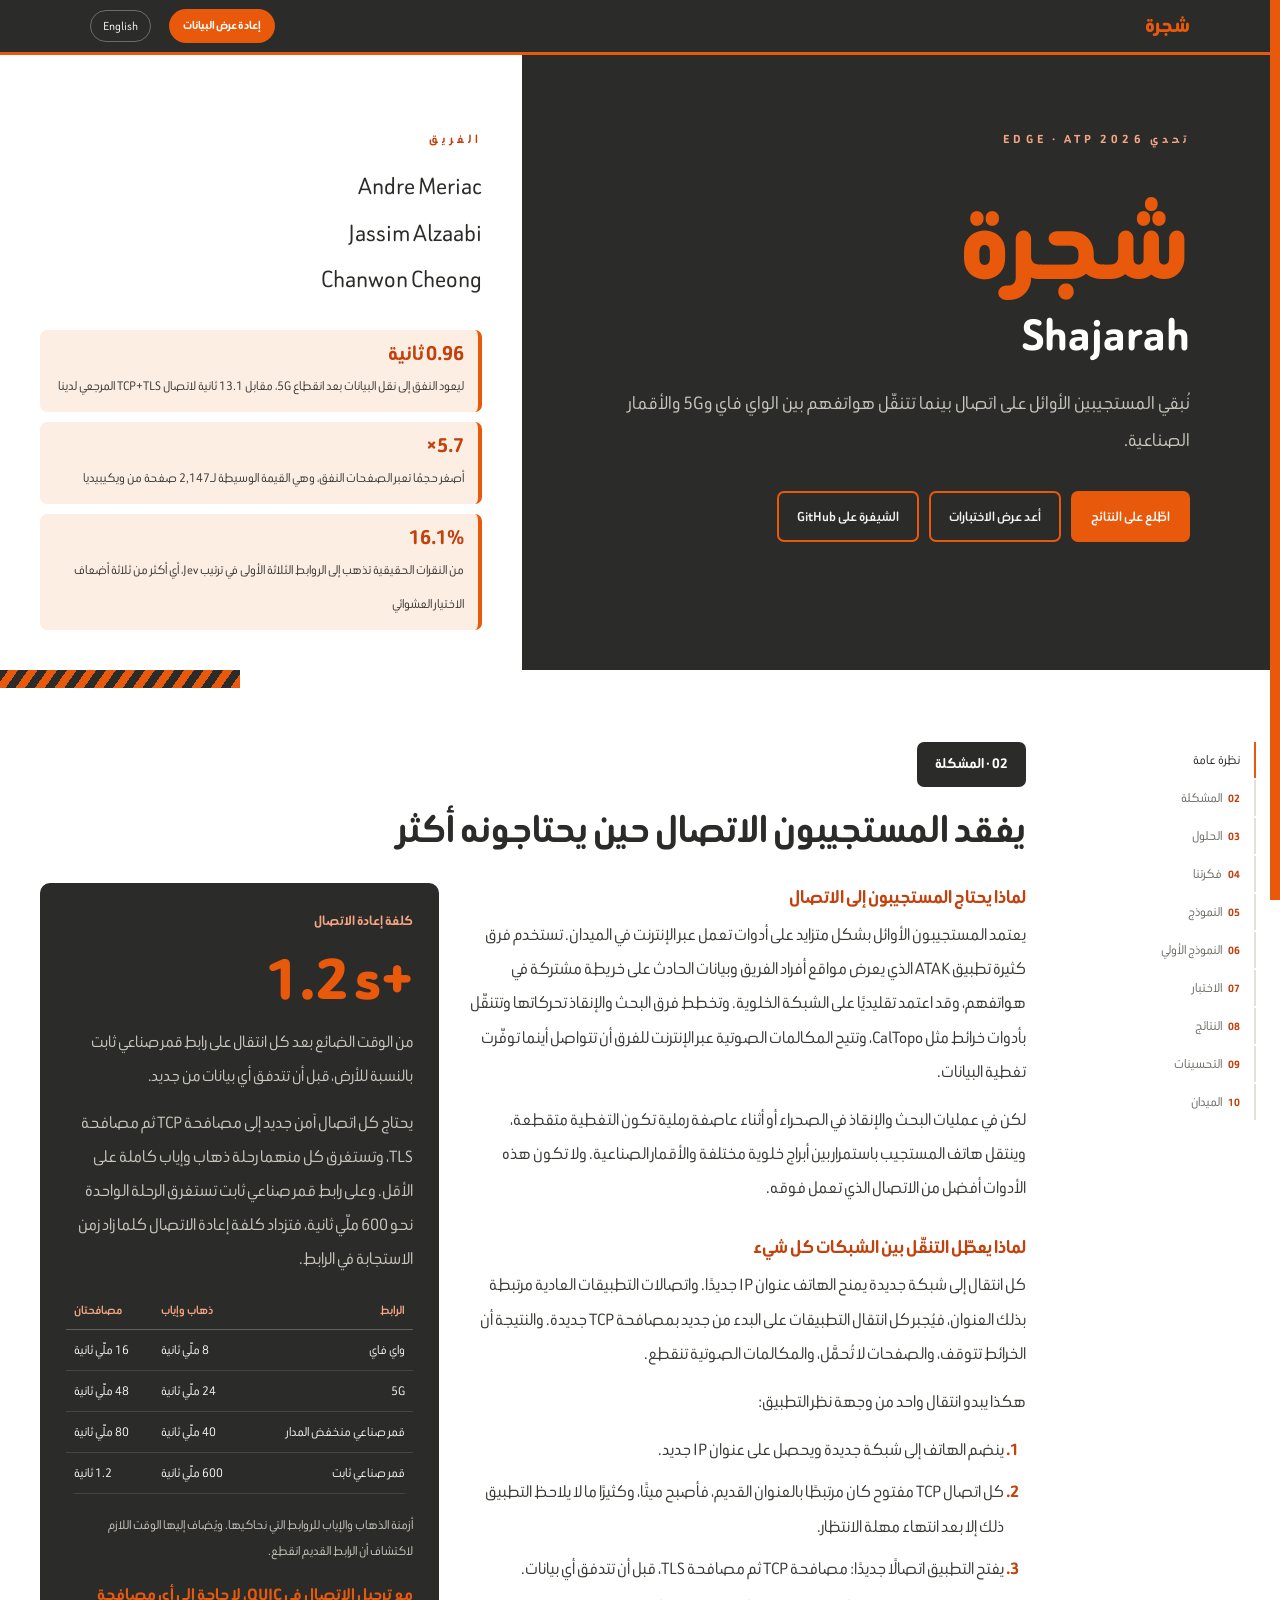
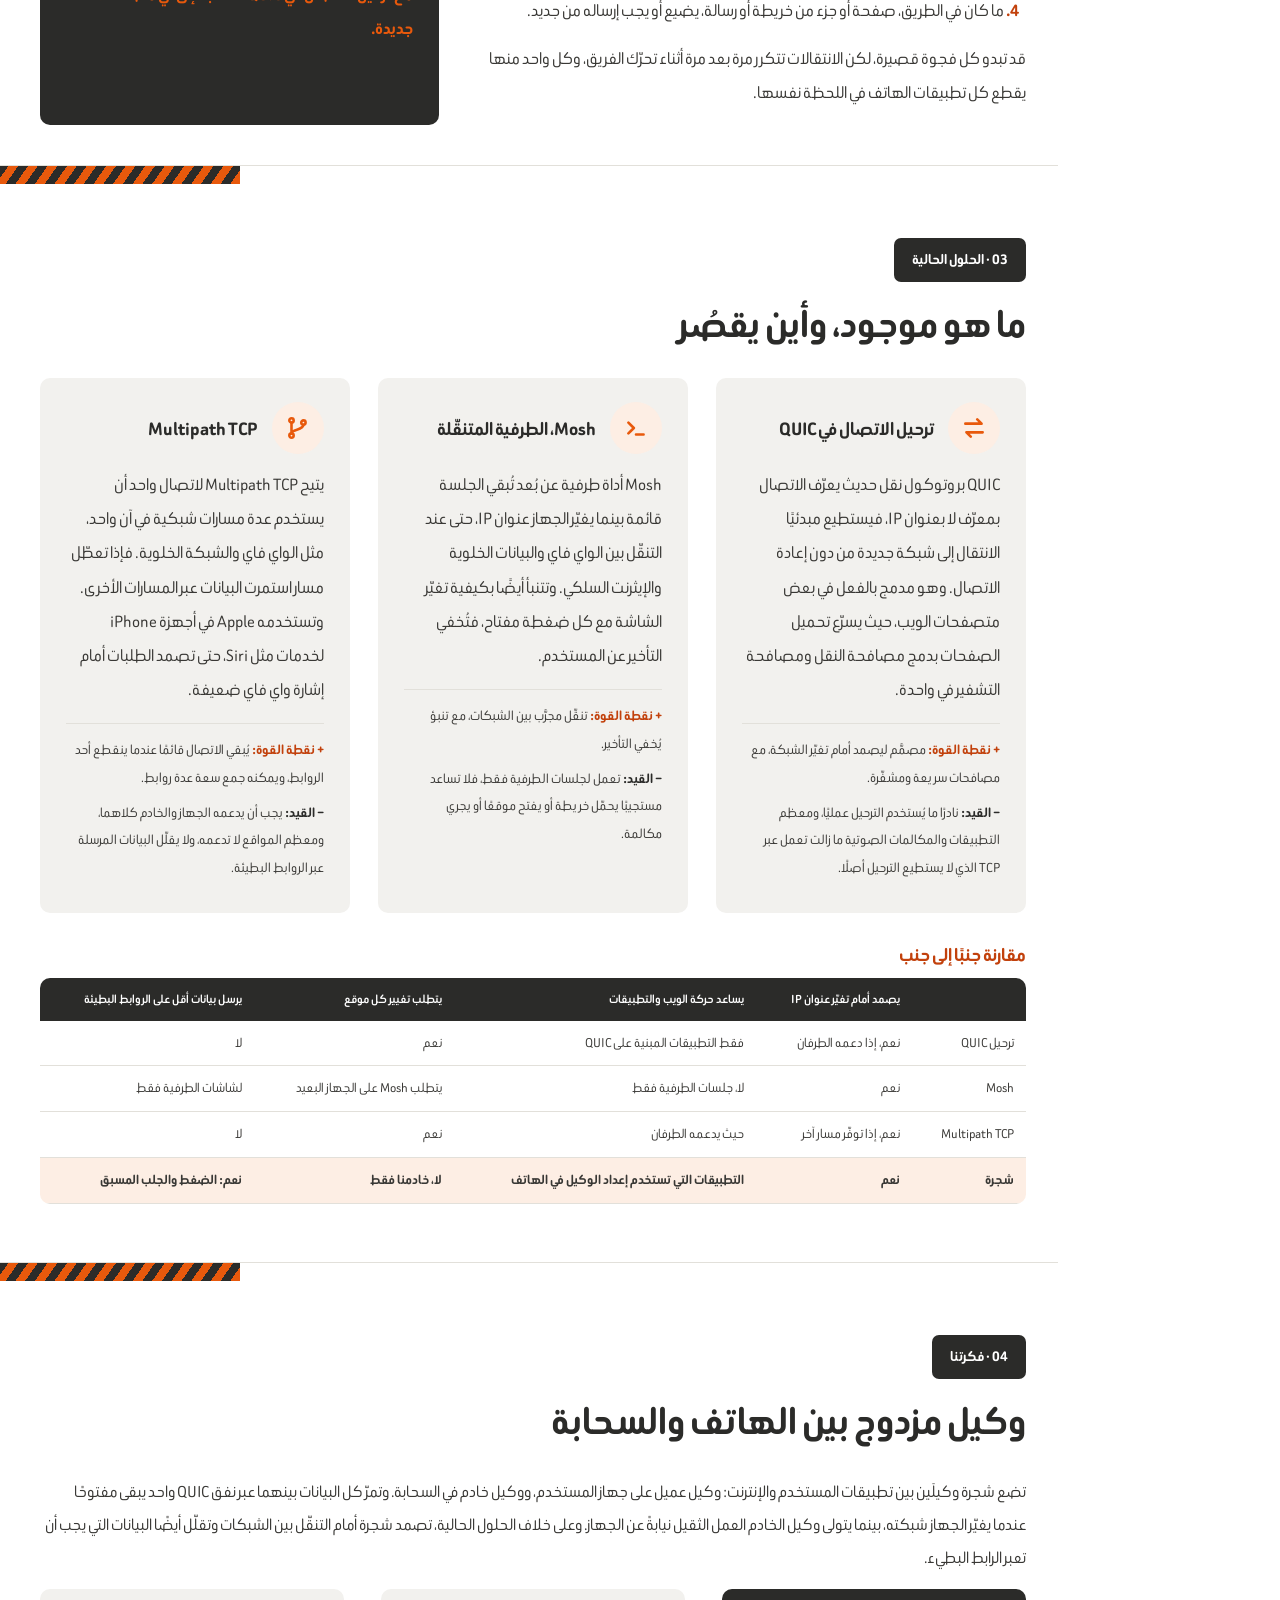
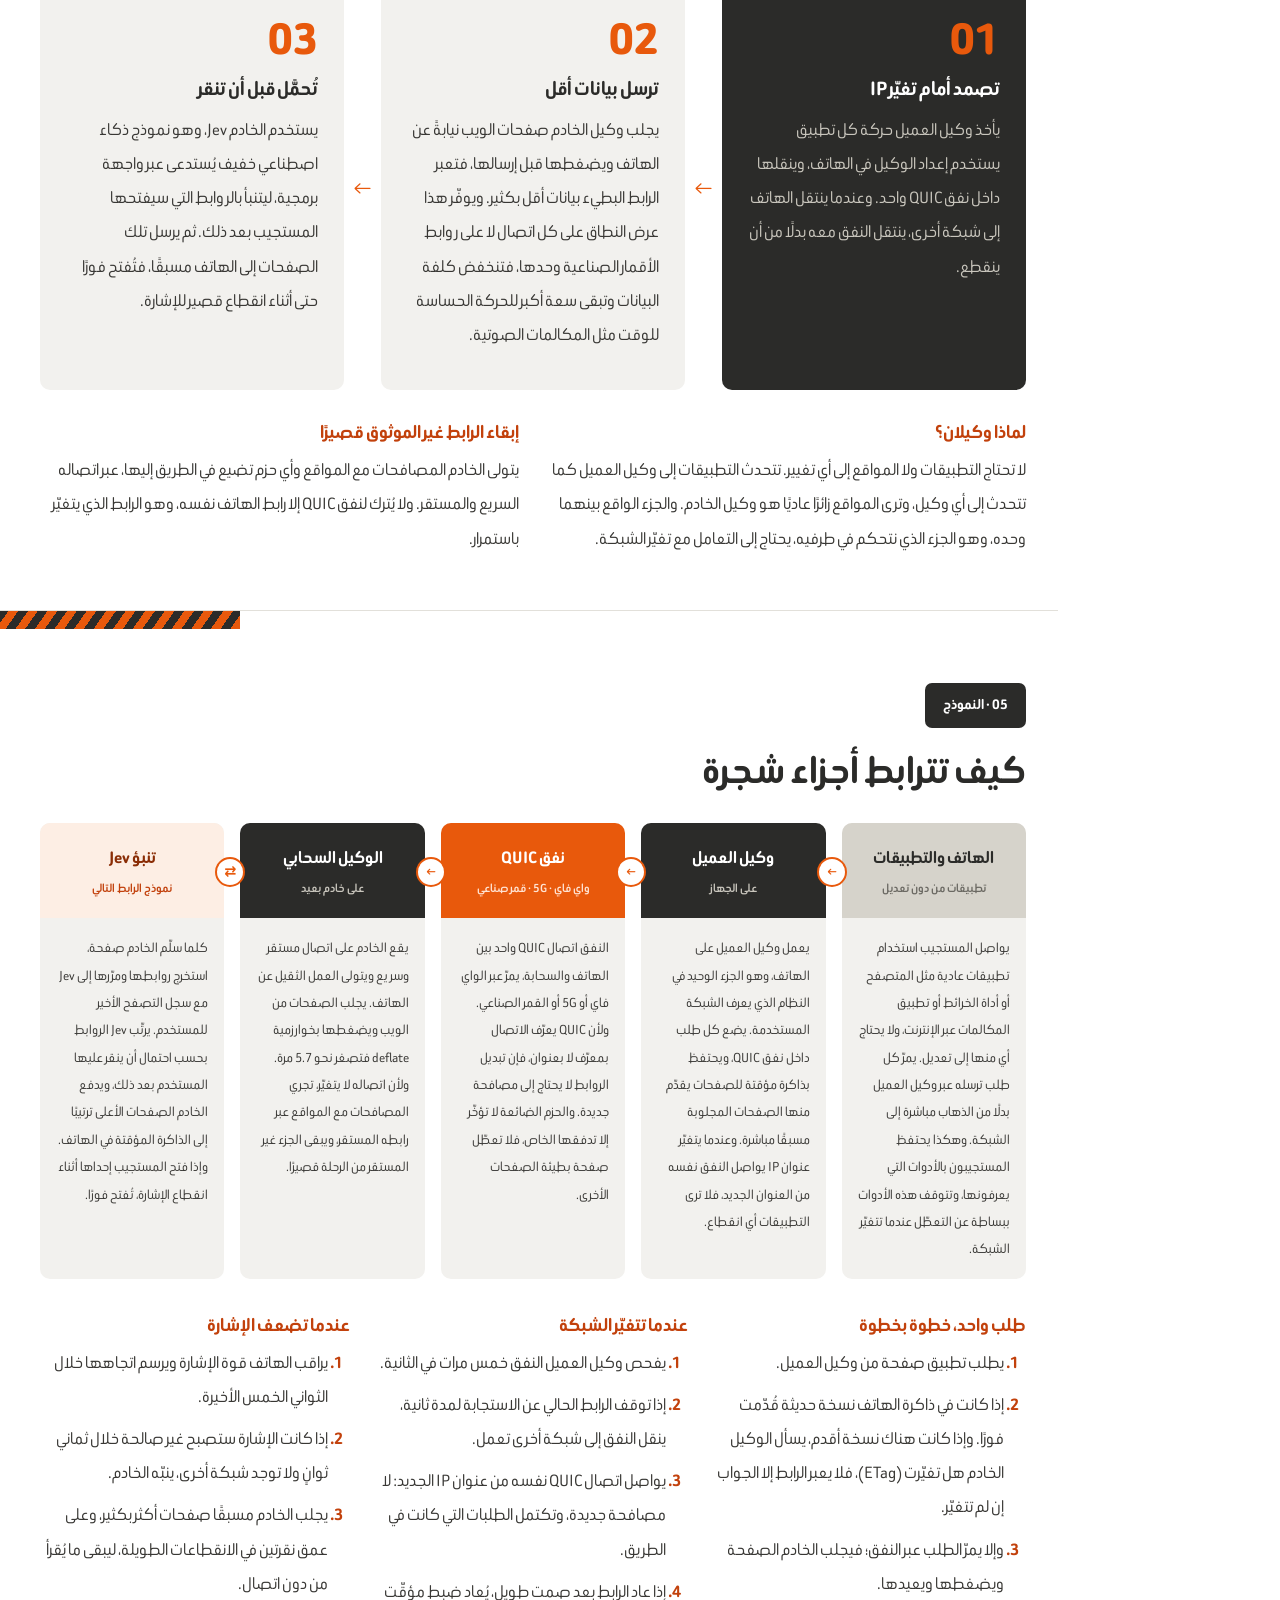
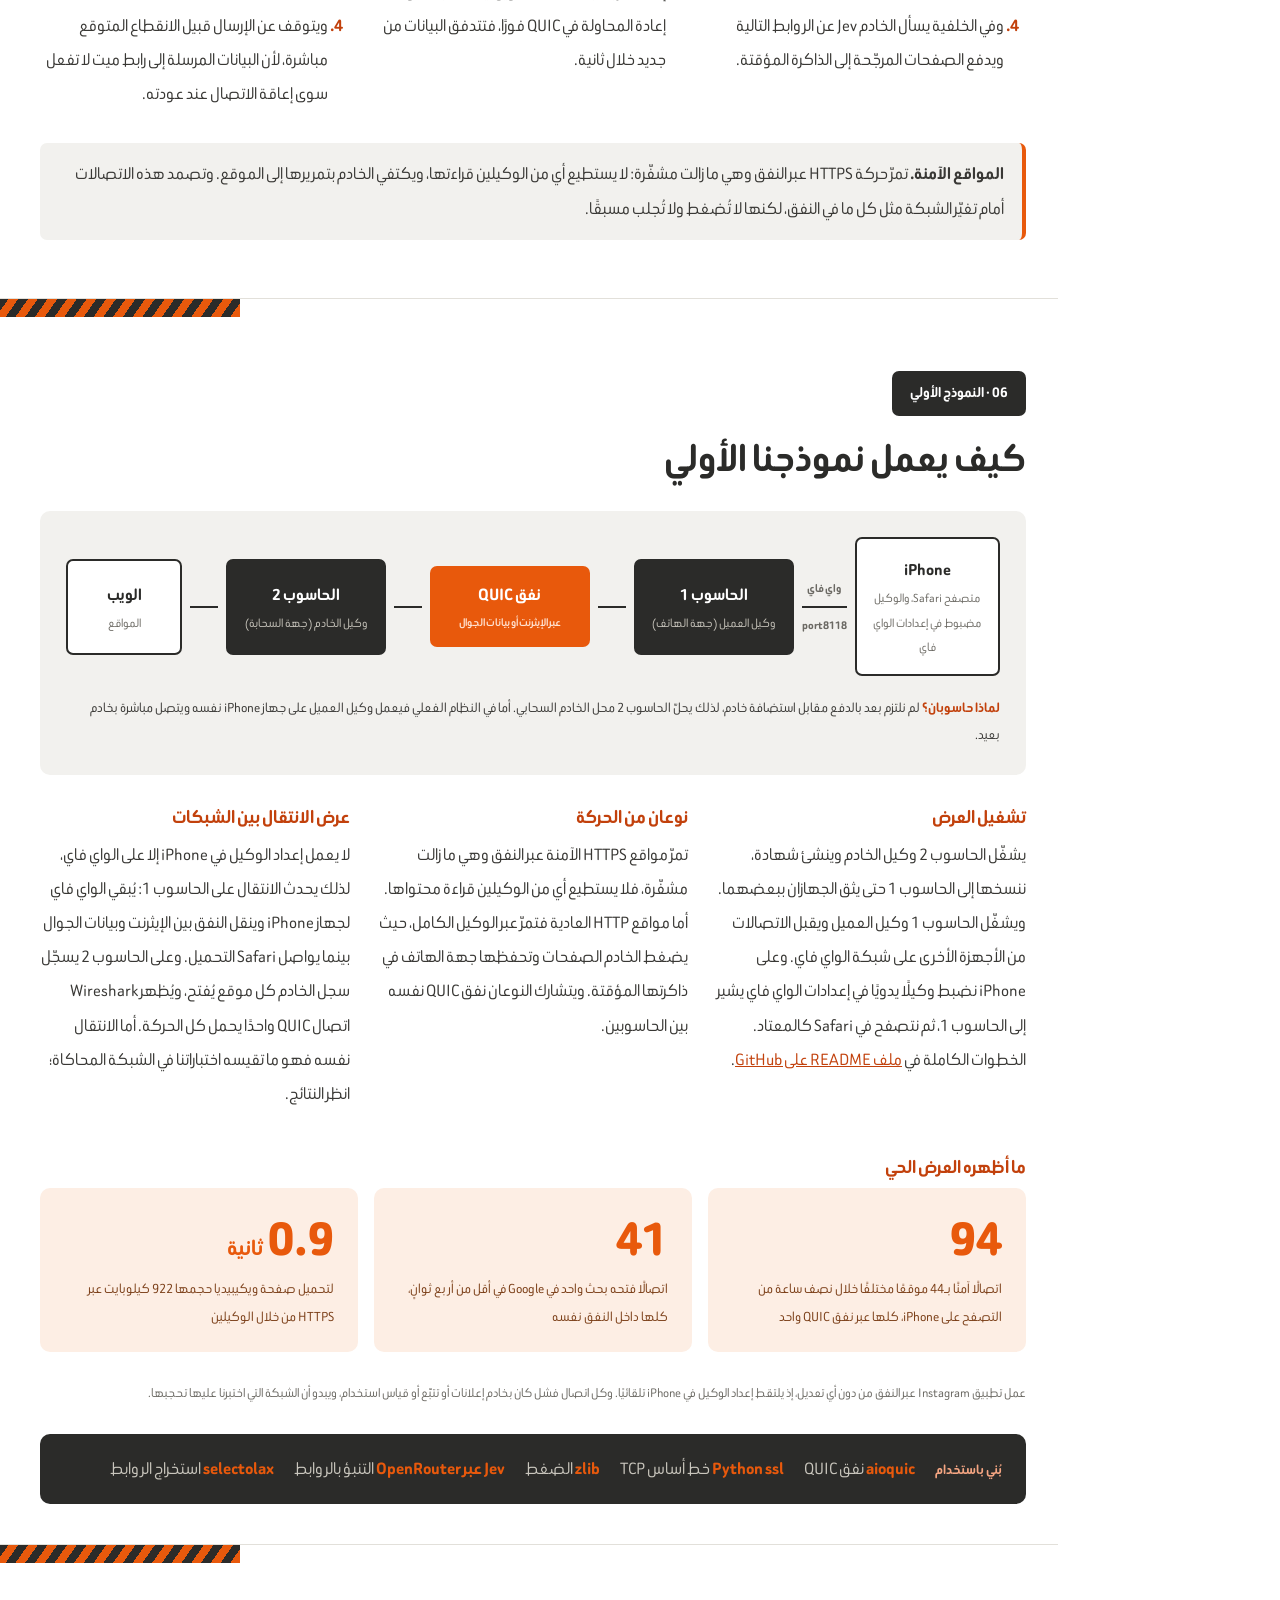
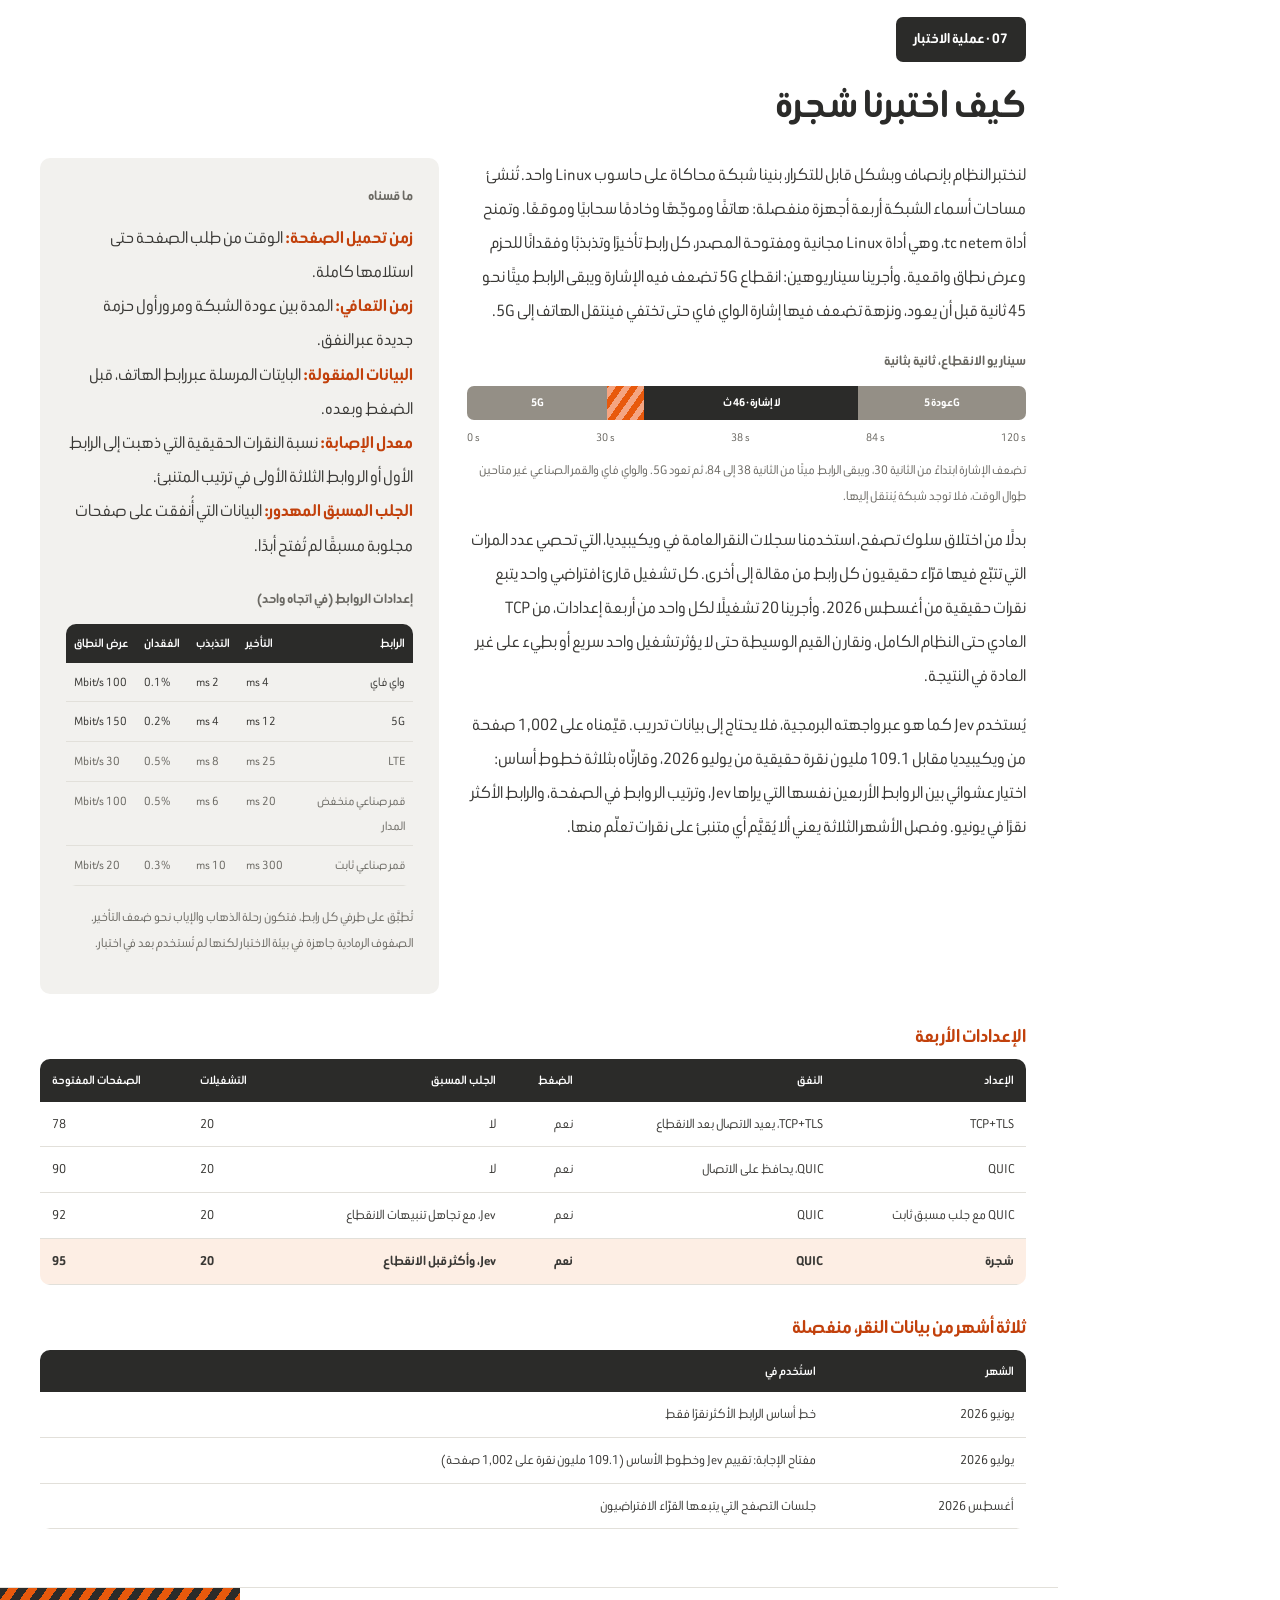
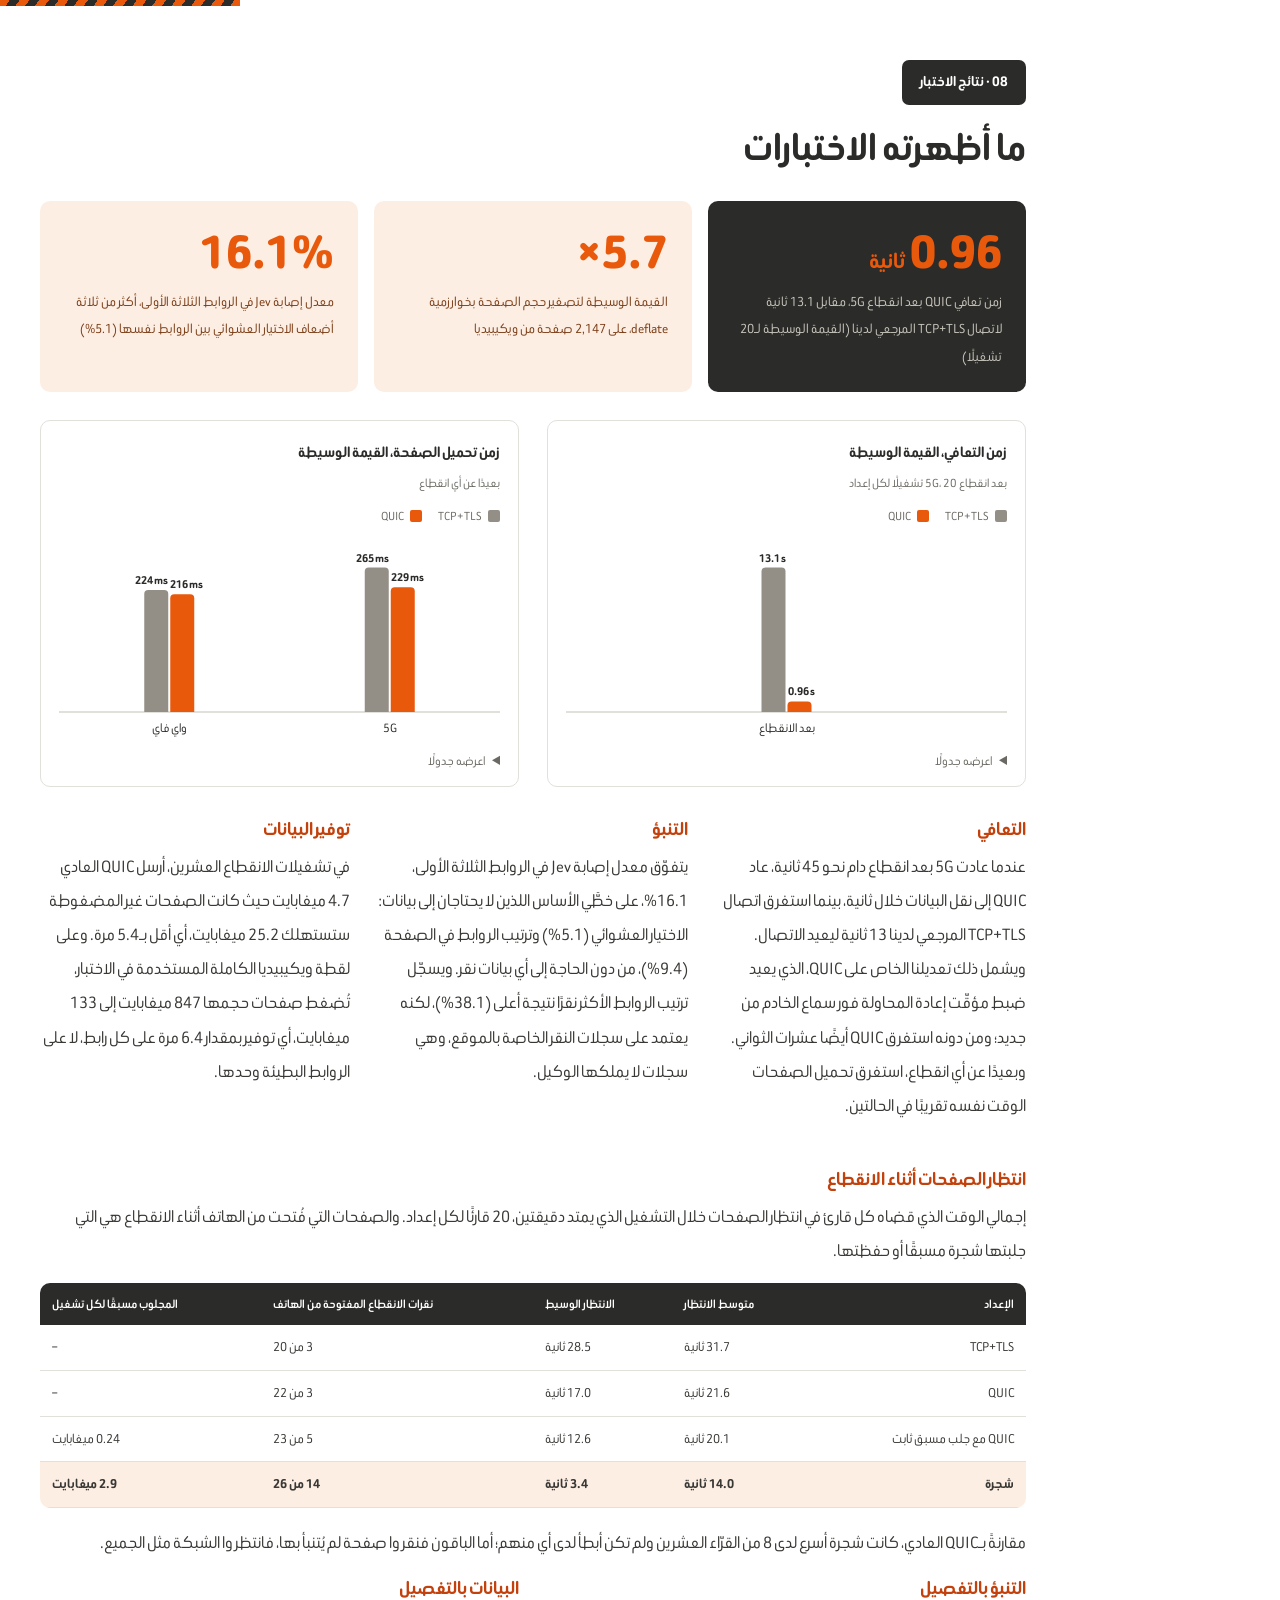
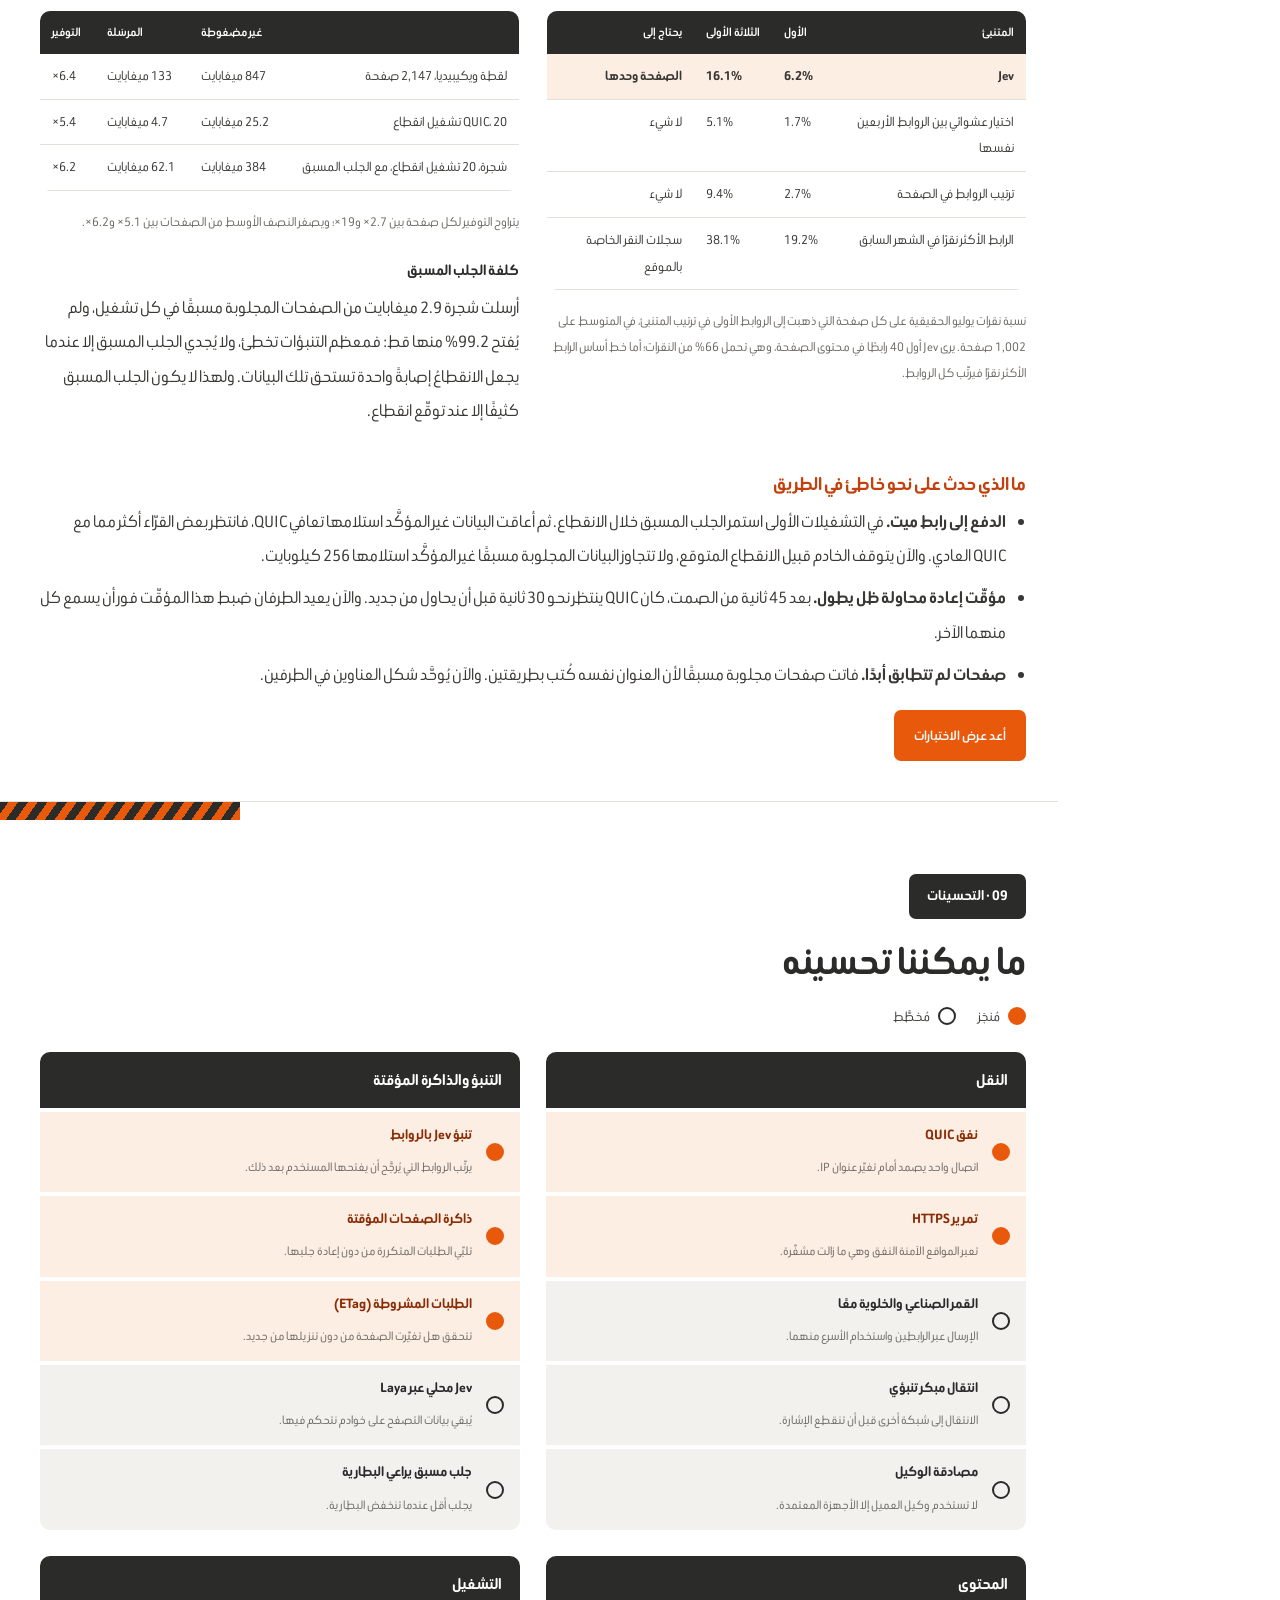
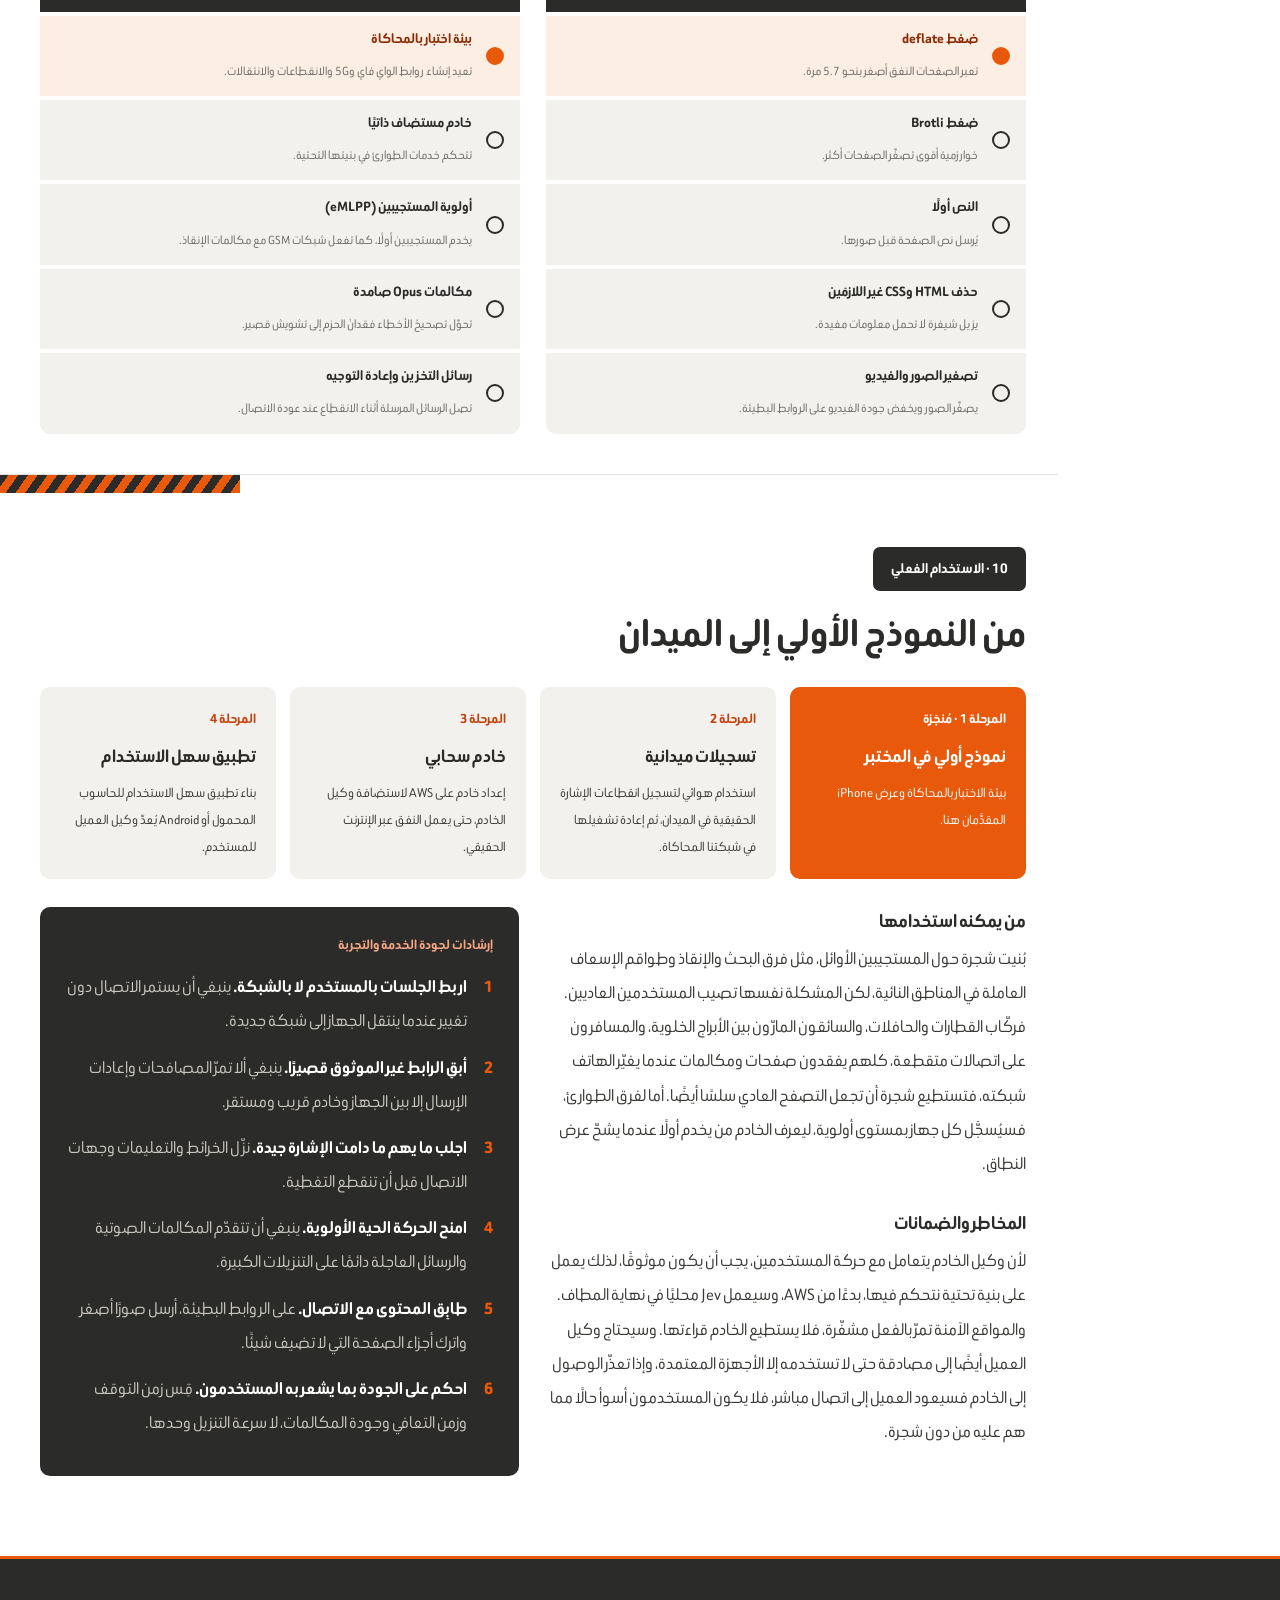
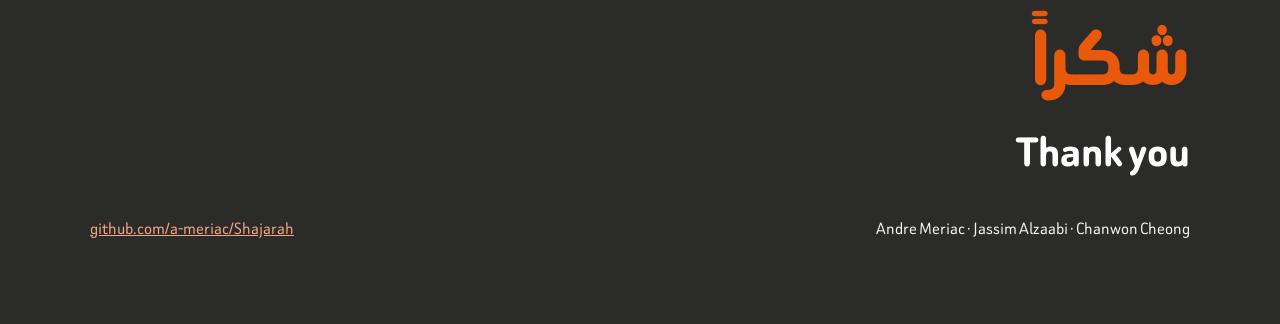
<file: site/ar.html>
<!doctype html>
<html lang="ar" dir="rtl">
<head>
  <meta charset="utf-8">
  <meta name="viewport" content="width=device-width, initial-scale=1">
  <title>شجرة · Shajarah</title>
  <meta name="description" content="تُبقي شجرة المستجيبين الأوائل على اتصال بينما تتنقّل هواتفهم بين الواي فاي و5G والأقمار الصناعية: نفق QUIC واحد يصمد أمام تغيّر عنوان IP، وضغط للبيانات، وجلب مسبق بالذكاء الاصطناعي. تحدي EDGE، ATP 2026.">
  <link rel="preconnect" href="https://fonts.googleapis.com">
  <link rel="preconnect" href="https://fonts.gstatic.com" crossorigin>
  <link href="https://fonts.googleapis.com/css2?family=Beiruti:wght@400;600;800&display=swap" rel="stylesheet">
  <link rel="alternate" hreflang="en" href="index.html">
  <link rel="stylesheet" href="style.css">
</head>
<body>
<nav class="topnav" aria-label="شجرة">
  <div class="wrap">
    <a class="brand" href="#top" aria-label="شجرة، العودة إلى الأعلى">شجرة</a>
    <a class="navbtn" href="replay-ar.html">إعادة عرض البيانات</a>
    <a class="lang" href="index.html" lang="en" hreflang="en">English</a>
  </div>
</nav>

<header class="hero" id="top">
  <div class="dark">
    <p class="kicker">تحدي EDGE · ATP 2026</p>
    <h1 class="wordmark">شجرة</h1>
    <p class="name" lang="en" dir="ltr" style="text-align:right">Shajarah</p>
    <p class="tagline">نُبقي المستجيبين الأوائل على اتصال بينما تتنقّل هواتفهم بين الواي فاي و5G والأقمار الصناعية.</p>
    <div class="buttons">
      <a class="btn primary" href="#results">اطّلع على النتائج</a>
      <a class="btn" href="replay-ar.html">أعد عرض الاختبارات</a>
      <a class="btn" href="https://github.com/a-meriac/Shajarah">الشيفرة على GitHub</a>
    </div>
  </div>
  <div class="side">
    <div>
      <h2>الفريق</h2>
      <ul class="team" lang="en" dir="ltr" style="text-align:right">
        <li>Andre Meriac</li>
        <li>Jassim Alzaabi</li>
        <li>Chanwon Cheong</li>
      </ul>
    </div>
    <div class="glance">
      <div><b>0.96 ثانية</b><span>ليعود النفق إلى نقل البيانات بعد انقطاع 5G، مقابل 13.1 ثانية لاتصال TCP+TLS المرجعي لدينا</span></div>
      <div><b>5.7×</b><span>أصغر حجمًا تعبر الصفحات النفق، وهي القيمة الوسيطة لـ2,147 صفحة من ويكيبيديا</span></div>
      <div><b>16.1%</b><span>من النقرات الحقيقية تذهب إلى الروابط الثلاثة الأولى في ترتيب Jev، أي أكثر من ثلاثة أضعاف الاختيار العشوائي</span></div>
    </div>
  </div>
</header>

<div class="page">
  <nav class="toc" aria-label="أقسام الصفحة">
    <a href="#top">نظرة عامة</a>
    <a href="#problem"><b>02</b>المشكلة</a>
    <a href="#solutions"><b>03</b>الحلول</a>
    <a href="#idea"><b>04</b>فكرتنا</a>
    <a href="#model"><b>05</b>النموذج</a>
    <a href="#prototype"><b>06</b>النموذج الأولي</a>
    <a href="#testing"><b>07</b>الاختبار</a>
    <a href="#results"><b>08</b>النتائج</a>
    <a href="#improvements"><b>09</b>التحسينات</a>
    <a href="#field"><b>10</b>الميدان</a>
  </nav>
<main>
<!-- 02 -->
<section class="slide" id="problem">
  <div class="wrap">
    <p class="tag">02 · المشكلة</p>
    <h2 class="title">يفقد المستجيبون الاتصال حين يحتاجونه أكثر</h2>
    <div class="cols two">
      <div>
        <h3>لماذا يحتاج المستجيبون إلى الاتصال</h3>
        <p>يعتمد المستجيبون الأوائل بشكل متزايد على أدوات تعمل عبر الإنترنت في الميدان. تستخدم فرق كثيرة تطبيق ATAK الذي يعرض مواقع أفراد الفريق وبيانات الحادث على خريطة مشتركة في هواتفهم، وقد اعتمد تقليديًا على الشبكة الخلوية. وتخطط فرق البحث والإنقاذ تحركاتها وتتنقّل بأدوات خرائط مثل CalTopo، وتتيح المكالمات الصوتية عبر الإنترنت للفرق أن تتواصل أينما توفّرت تغطية البيانات.</p>
        <p>لكن في عمليات البحث والإنقاذ في الصحراء أو أثناء عاصفة رملية تكون التغطية متقطعة، وينتقل هاتف المستجيب باستمرار بين أبراج خلوية مختلفة والأقمار الصناعية. ولا تكون هذه الأدوات أفضل من الاتصال الذي تعمل فوقه.</p>
        <h3>لماذا يعطّل التنقّل بين الشبكات كل شيء</h3>
        <p>كل انتقال إلى شبكة جديدة يمنح الهاتف عنوان IP جديدًا. واتصالات التطبيقات العادية مرتبطة بذلك العنوان، فيُجبر كل انتقال التطبيقات على البدء من جديد بمصافحة TCP جديدة. والنتيجة أن الخرائط تتوقف، والصفحات لا تُحمَّل، والمكالمات الصوتية تنقطع.</p>
        <p>هكذا يبدو انتقال واحد من وجهة نظر التطبيق:</p>
        <ol class="steps">
          <li>ينضم الهاتف إلى شبكة جديدة ويحصل على عنوان IP جديد.</li>
          <li>كل اتصال TCP مفتوح كان مرتبطًا بالعنوان القديم، فأصبح ميتًا، وكثيرًا ما لا يلاحظ التطبيق ذلك إلا بعد انتهاء مهلة الانتظار.</li>
          <li>يفتح التطبيق اتصالًا جديدًا: مصافحة TCP ثم مصافحة TLS، قبل أن تتدفق أي بيانات.</li>
          <li>ما كان في الطريق، صفحة أو جزء من خريطة أو رسالة، يضيع أو يجب إرساله من جديد.</li>
        </ol>
        <p>قد تبدو كل فجوة قصيرة، لكن الانتقالات تتكرر مرة بعد مرة أثناء تحرّك الفريق، وكل واحد منها يقطع كل تطبيقات الهاتف في اللحظة نفسها.</p>
      </div>
      <div class="card dark">
        <p class="label">كلفة إعادة الاتصال</p>
        <div class="num"><span class="ltr">1.2 s+</span></div>
        <p class="big-label">من الوقت الضائع بعد كل انتقال على رابط قمر صناعي ثابت بالنسبة للأرض، قبل أن تتدفق أي بيانات من جديد.</p>
        <p>يحتاج كل اتصال آمن جديد إلى مصافحة TCP ثم مصافحة TLS، وتستغرق كل منهما رحلة ذهاب وإياب كاملة على الأقل. وعلى رابط قمر صناعي ثابت تستغرق الرحلة الواحدة نحو 600 ملّي ثانية، فتزداد كلفة إعادة الاتصال كلما زاد زمن الاستجابة في الرابط.</p>
        <div class="table-wrap">
          <table>
            <thead><tr><th>الرابط</th><th class="num">ذهاب وإياب</th><th class="num">مصافحتان</th></tr></thead>
            <tbody>
              <tr><td>واي فاي</td><td class="num">8 ملّي ثانية</td><td class="num">16 ملّي ثانية</td></tr>
              <tr><td>5G</td><td class="num">24 ملّي ثانية</td><td class="num">48 ملّي ثانية</td></tr>
              <tr><td>قمر صناعي منخفض المدار</td><td class="num">40 ملّي ثانية</td><td class="num">80 ملّي ثانية</td></tr>
              <tr><td>قمر صناعي ثابت</td><td class="num">600 ملّي ثانية</td><td class="num">1.2 ثانية</td></tr>
            </tbody>
          </table>
        </div>
        <p class="small">أزمنة الذهاب والإياب للروابط التي نحاكيها. ويُضاف إليها الوقت اللازم لاكتشاف أن الرابط القديم انقطع.</p>
        <p><strong class="hl">مع ترحيل الاتصال في QUIC، لا حاجة إلى أي مصافحة جديدة.</strong></p>
      </div>
    </div>
  </div>
</section>

<!-- 03 -->
<section class="slide" id="solutions">
  <div class="wrap">
    <p class="tag">03 · الحلول الحالية</p>
    <h2 class="title">ما هو موجود، وأين يقصُر</h2>
    <div class="cols three">
      <div class="card sol">
        <div class="head"><span class="icon"><svg viewBox="0 0 24 24" fill="none" stroke="currentColor" stroke-width="2.4" stroke-linecap="round" stroke-linejoin="round"><path d="M4 8h15l-4-4M20 16H5l4 4"/></svg></span><h3>ترحيل الاتصال في QUIC</h3></div>
        <p>QUIC بروتوكول نقل حديث يعرّف الاتصال بمعرّف لا بعنوان IP، فيستطيع مبدئيًا الانتقال إلى شبكة جديدة من دون إعادة الاتصال. وهو مدمج بالفعل في بعض متصفحات الويب، حيث يسرّع تحميل الصفحات بدمج مصافحة النقل ومصافحة التشفير في واحدة.</p>
        <div class="pm">
          <p class="plus"><b>+ نقطة القوة:</b> مصمَّم ليصمد أمام تغيّر الشبكة، مع مصافحات سريعة ومشفّرة.</p>
          <p class="minus"><b>− القيد:</b> نادرًا ما يُستخدم الترحيل عمليًا، ومعظم التطبيقات والمكالمات الصوتية ما زالت تعمل عبر TCP الذي لا يستطيع الترحيل أصلًا.</p>
        </div>
      </div>
      <div class="card sol">
        <div class="head"><span class="icon"><svg viewBox="0 0 24 24" fill="none" stroke="currentColor" stroke-width="2.4" stroke-linecap="round" stroke-linejoin="round"><path d="M5 7l5 5-5 5M12 18h7"/></svg></span><h3>Mosh، الطرفية المتنقّلة</h3></div>
        <p>Mosh أداة طرفية عن بُعد تُبقي الجلسة قائمة بينما يغيّر الجهاز عنوان IP، حتى عند التنقّل بين الواي فاي والبيانات الخلوية والإيثرنت السلكي. وتتنبأ أيضًا بكيفية تغيّر الشاشة مع كل ضغطة مفتاح، فتُخفي التأخير عن المستخدم.</p>
        <div class="pm">
          <p class="plus"><b>+ نقطة القوة:</b> تنقّل مجرَّب بين الشبكات، مع تنبؤ يُخفي التأخير.</p>
          <p class="minus"><b>− القيد:</b> تعمل لجلسات الطرفية فقط، فلا تساعد مستجيبًا يحمّل خريطة أو يفتح موقعًا أو يجري مكالمة.</p>
        </div>
      </div>
      <div class="card sol">
        <div class="head"><span class="icon"><svg viewBox="0 0 24 24" fill="none" stroke="currentColor" stroke-width="2.4" stroke-linecap="round" stroke-linejoin="round"><circle cx="6" cy="5" r="2"/><circle cx="6" cy="19" r="2"/><circle cx="17" cy="7" r="2"/><path d="M6 7v10M17 9c0 5-11 4-11 8"/></svg></span><h3>Multipath TCP</h3></div>
        <p>يتيح Multipath TCP لاتصال واحد أن يستخدم عدة مسارات شبكية في آن واحد، مثل الواي فاي والشبكة الخلوية. فإذا تعطّل مسار استمرت البيانات عبر المسارات الأخرى. وتستخدمه Apple في أجهزة iPhone لخدمات مثل Siri، حتى تصمد الطلبات أمام إشارة واي فاي ضعيفة.</p>
        <div class="pm">
          <p class="plus"><b>+ نقطة القوة:</b> يُبقي الاتصال قائمًا عندما ينقطع أحد الروابط، ويمكنه جمع سعة عدة روابط.</p>
          <p class="minus"><b>− القيد:</b> يجب أن يدعمه الجهاز والخادم كلاهما، ومعظم المواقع لا تدعمه، ولا يقلّل البيانات المرسلة عبر الروابط البطيئة.</p>
        </div>
      </div>
    </div>
    <h3>مقارنة جنبًا إلى جنب</h3>
    <div class="table-wrap">
      <table>
        <thead><tr><th></th><th>يصمد أمام تغيّر عنوان IP</th><th>يساعد حركة الويب والتطبيقات</th><th>يتطلب تغيير كل موقع</th><th>يرسل بيانات أقل على الروابط البطيئة</th></tr></thead>
        <tbody>
          <tr><td>ترحيل QUIC</td><td>نعم، إذا دعمه الطرفان</td><td>فقط التطبيقات المبنية على QUIC</td><td>نعم</td><td>لا</td></tr>
          <tr><td>Mosh</td><td>نعم</td><td>لا، جلسات الطرفية فقط</td><td>يتطلب Mosh على الجهاز البعيد</td><td>لشاشات الطرفية فقط</td></tr>
          <tr><td>Multipath TCP</td><td>نعم، إذا توفّر مسار آخر</td><td>حيث يدعمه الطرفان</td><td>نعم</td><td>لا</td></tr>
          <tr class="ours"><td>شجرة</td><td>نعم</td><td>التطبيقات التي تستخدم إعداد الوكيل في الهاتف</td><td>لا، خادمنا فقط</td><td>نعم: الضغط والجلب المسبق</td></tr>
        </tbody>
      </table>
    </div>
  </div>
</section>

<!-- 04 -->
<section class="slide" id="idea">
  <div class="wrap">
    <p class="tag">04 · فكرتنا</p>
    <h2 class="title">وكيل مزدوج بين الهاتف والسحابة</h2>
    <p class="lede">تضع شجرة وكيلَين بين تطبيقات المستخدم والإنترنت: وكيل عميل على جهاز المستخدم، ووكيل خادم في السحابة. وتمرّ كل البيانات بينهما عبر نفق QUIC واحد يبقى مفتوحًا عندما يغيّر الجهاز شبكته، بينما يتولى وكيل الخادم العمل الثقيل نيابةً عن الجهاز. وعلى خلاف الحلول الحالية، تصمد شجرة أمام التنقّل بين الشبكات وتقلّل أيضًا البيانات التي يجب أن تعبر الرابط البطيء.</p>
    <div class="ideas">
      <div class="card dark">
        <div class="n">01</div>
        <h3>تصمد أمام تغيّر IP</h3>
        <p>يأخذ وكيل العميل حركة كل تطبيق يستخدم إعداد الوكيل في الهاتف، وينقلها داخل نفق QUIC واحد. وعندما ينتقل الهاتف إلى شبكة أخرى، ينتقل النفق معه بدلًا من أن ينقطع.</p>
      </div>
      <div class="arrow" aria-hidden="true">→</div>
      <div class="card">
        <div class="n">02</div>
        <h3>ترسل بيانات أقل</h3>
        <p>يجلب وكيل الخادم صفحات الويب نيابةً عن الهاتف ويضغطها قبل إرسالها، فتعبر الرابط البطيء بيانات أقل بكثير. ويوفّر هذا عرض النطاق على كل اتصال لا على روابط الأقمار الصناعية وحدها، فتنخفض كلفة البيانات وتبقى سعة أكبر للحركة الحساسة للوقت مثل المكالمات الصوتية.</p>
      </div>
      <div class="arrow" aria-hidden="true">→</div>
      <div class="card">
        <div class="n">03</div>
        <h3>تُحمَّل قبل أن تنقر</h3>
        <p>يستخدم الخادم Jev، وهو نموذج ذكاء اصطناعي خفيف يُستدعى عبر واجهة برمجية، ليتنبأ بالروابط التي سيفتحها المستجيب بعد ذلك. ثم يرسل تلك الصفحات إلى الهاتف مسبقًا، فتُفتح فورًا حتى أثناء انقطاع قصير للإشارة.</p>
      </div>
    </div>
    <div class="cols halves" style="margin-top:28px">
      <div>
        <h3>لماذا وكيلان؟</h3>
        <p>لا تحتاج التطبيقات ولا المواقع إلى أي تغيير. تتحدث التطبيقات إلى وكيل العميل كما تتحدث إلى أي وكيل، وترى المواقع زائرًا عاديًا هو وكيل الخادم. والجزء الواقع بينهما وحده، وهو الجزء الذي نتحكم في طرفيه، يحتاج إلى التعامل مع تغيّر الشبكة.</p>
      </div>
      <div>
        <h3>إبقاء الرابط غير الموثوق قصيرًا</h3>
        <p>يتولى الخادم المصافحات مع المواقع وأي حزم تضيع في الطريق إليها، عبر اتصاله السريع والمستقر. ولا يُترك لنفق QUIC إلا رابط الهاتف نفسه، وهو الرابط الذي يتغيّر باستمرار.</p>
      </div>
    </div>
  </div>
</section>

<!-- 05 -->
<section class="slide" id="model">
  <div class="wrap">
    <p class="tag">05 · النموذج</p>
    <h2 class="title">كيف تترابط أجزاء شجرة</h2>
    <div class="flow">
      <div class="col"><header><b>الهاتف والتطبيقات</b><span>تطبيقات من دون تعديل</span></header>
        <div class="body">يواصل المستجيب استخدام تطبيقات عادية مثل المتصفح أو أداة الخرائط أو تطبيق المكالمات عبر الإنترنت، ولا يحتاج أي منها إلى تعديل. يمرّ كل طلب ترسله عبر وكيل العميل بدلًا من الذهاب مباشرة إلى الشبكة. وهكذا يحتفظ المستجيبون بالأدوات التي يعرفونها، وتتوقف هذه الأدوات ببساطة عن التعطّل عندما تتغيّر الشبكة.</div></div>
      <div class="col dk"><header><b>وكيل العميل</b><span>على الجهاز</span></header>
        <div class="body">يعمل وكيل العميل على الهاتف، وهو الجزء الوحيد في النظام الذي يعرف الشبكة المستخدمة. يضع كل طلب داخل نفق QUIC، ويحتفظ بذاكرة مؤقتة للصفحات يقدّم منها الصفحات المجلوبة مسبقًا مباشرة. وعندما يتغيّر عنوان IP يواصل النفق نفسه من العنوان الجديد، فلا ترى التطبيقات أي انقطاع.</div></div>
      <div class="col or"><header><b>نفق QUIC</b><span>واي فاي · 5G · قمر صناعي</span></header>
        <div class="body">النفق اتصال QUIC واحد بين الهاتف والسحابة، يمرّ عبر الواي فاي أو 5G أو القمر الصناعي. ولأن QUIC يعرّف الاتصال بمعرّف لا بعنوان، فإن تبديل الروابط لا يحتاج إلى مصافحة جديدة. والحزم الضائعة لا تؤخّر إلا تدفقها الخاص، فلا تعطّل صفحة بطيئة الصفحات الأخرى.</div></div>
      <div class="col dk"><header><b>الوكيل السحابي</b><span>على خادم بعيد</span></header>
        <div class="body">يقع الخادم على اتصال مستقر وسريع ويتولى العمل الثقيل عن الهاتف. يجلب الصفحات من الويب ويضغطها بخوارزمية deflate فتصغر نحو 5.7 مرة. ولأن اتصاله لا يتغيّر، تجري المصافحات مع المواقع عبر رابطه المستقر، ويبقى الجزء غير المستقر من الرحلة قصيرًا.</div></div>
      <div class="col pe"><header><b>تنبؤ Jev</b><span>نموذج الرابط التالي</span></header>
        <div class="body">كلما سلّم الخادم صفحة، استخرج روابطها ومرّرها إلى Jev مع سجل التصفح الأخير للمستخدم. يرتّب Jev الروابط بحسب احتمال أن ينقر عليها المستخدم بعد ذلك، ويدفع الخادم الصفحات الأعلى ترتيبًا إلى الذاكرة المؤقتة في الهاتف. وإذا فتح المستجيب إحداها أثناء انقطاع الإشارة، تُفتح فورًا.</div></div>
    </div>
    <div class="cols three" style="margin-top:32px">
      <div>
        <h3>طلب واحد، خطوة بخطوة</h3>
        <ol class="steps">
          <li>يطلب تطبيق صفحة من وكيل العميل.</li>
          <li>إذا كانت في ذاكرة الهاتف نسخة حديثة قُدّمت فورًا. وإذا كانت هناك نسخة أقدم، يسأل الوكيل الخادم هل تغيّرت (ETag)، فلا يعبر الرابط إلا الجواب إن لم تتغيّر.</li>
          <li>وإلا يمرّ الطلب عبر النفق؛ فيجلب الخادم الصفحة ويضغطها ويعيدها.</li>
          <li>وفي الخلفية يسأل الخادم Jev عن الروابط التالية ويدفع الصفحات المرجّحة إلى الذاكرة المؤقتة.</li>
        </ol>
      </div>
      <div>
        <h3>عندما تتغيّر الشبكة</h3>
        <ol class="steps">
          <li>يفحص وكيل العميل النفق خمس مرات في الثانية.</li>
          <li>إذا توقف الرابط الحالي عن الاستجابة لمدة ثانية، ينقل النفق إلى شبكة أخرى تعمل.</li>
          <li>يواصل اتصال QUIC نفسه من عنوان IP الجديد: لا مصافحة جديدة، وتكتمل الطلبات التي كانت في الطريق.</li>
          <li>إذا عاد الرابط بعد صمت طويل، يُعاد ضبط مؤقّت إعادة المحاولة في QUIC فورًا، فتتدفق البيانات من جديد خلال ثانية.</li>
        </ol>
      </div>
      <div>
        <h3>عندما تضعف الإشارة</h3>
        <ol class="steps">
          <li>يراقب الهاتف قوة الإشارة ويرسم اتجاهها خلال الثواني الخمس الأخيرة.</li>
          <li>إذا كانت الإشارة ستصبح غير صالحة خلال ثماني ثوانٍ ولا توجد شبكة أخرى، ينبّه الخادم.</li>
          <li>يجلب الخادم مسبقًا صفحات أكثر بكثير، وعلى عمق نقرتين في الانقطاعات الطويلة، ليبقى ما يُقرأ من دون اتصال.</li>
          <li>ويتوقف عن الإرسال قبيل الانقطاع المتوقع مباشرة، لأن البيانات المرسلة إلى رابط ميت لا تفعل سوى إعاقة الاتصال عند عودته.</li>
        </ol>
      </div>
    </div>
    <div class="callout"><b>المواقع الآمنة.</b> تمرّ حركة HTTPS عبر النفق وهي ما زالت مشفّرة: لا يستطيع أي من الوكيلين قراءتها، ويكتفي الخادم بتمريرها إلى الموقع. وتصمد هذه الاتصالات أمام تغيّر الشبكة مثل كل ما في النفق، لكنها لا تُضغط ولا تُجلب مسبقًا.</div>
  </div>
</section>

<!-- 06 -->
<section class="slide" id="prototype">
  <div class="wrap">
    <p class="tag">06 · النموذج الأولي</p>
    <h2 class="title">كيف يعمل نموذجنا الأولي</h2>
    <div class="diagram">
      <div class="row">
        <div class="box"><b>iPhone</b><span>متصفح Safari، والوكيل مضبوط في إعدادات الواي فاي</span></div>
        <div class="link">واي فاي<i></i><span class="ltr">port 8118</span></div>
        <div class="box dk"><b>الحاسوب 1</b><span>وكيل العميل (جهة الهاتف)</span></div>
        <div class="link"><i></i></div>
        <div class="tunnel">نفق QUIC<small>عبر الإيثرنت أو بيانات الجوال</small></div>
        <div class="link"><i></i></div>
        <div class="box dk"><b>الحاسوب 2</b><span>وكيل الخادم (جهة السحابة)</span></div>
        <div class="link"><i></i></div>
        <div class="box"><b>الويب</b><span>المواقع</span></div>
      </div>
      <p class="note"><b>لماذا حاسوبان؟</b> لم نلتزم بعد بالدفع مقابل استضافة خادم، لذلك يحلّ الحاسوب 2 محل الخادم السحابي. أما في النظام الفعلي فيعمل وكيل العميل على جهاز iPhone نفسه ويتصل مباشرة بخادم بعيد.</p>
    </div>
    <div class="cols three" style="margin-top:28px">
      <div>
        <h3>تشغيل العرض</h3>
        <p>يشغّل الحاسوب 2 وكيل الخادم وينشئ شهادة، ننسخها إلى الحاسوب 1 حتى يثق الجهازان ببعضهما. ويشغّل الحاسوب 1 وكيل العميل ويقبل الاتصالات من الأجهزة الأخرى على شبكة الواي فاي. وعلى iPhone نضبط وكيلًا يدويًا في إعدادات الواي فاي يشير إلى الحاسوب 1، ثم نتصفح في Safari كالمعتاد. الخطوات الكاملة في <a href="https://github.com/a-meriac/Shajarah#live-demo-browse-from-an-iphone-through-the-tunnel">ملف README على GitHub</a>.</p>
      </div>
      <div>
        <h3>نوعان من الحركة</h3>
        <p>تمرّ مواقع HTTPS الآمنة عبر النفق وهي ما زالت مشفّرة، فلا يستطيع أي من الوكيلين قراءة محتواها. أما مواقع HTTP العادية فتمرّ عبر الوكيل الكامل، حيث يضغط الخادم الصفحات وتحفظها جهة الهاتف في ذاكرتها المؤقتة. ويتشارك النوعان نفق QUIC نفسه بين الحاسوبين.</p>
      </div>
      <div>
        <h3>عرض الانتقال بين الشبكات</h3>
        <p>لا يعمل إعداد الوكيل في iPhone إلا على الواي فاي، لذلك يحدث الانتقال على الحاسوب 1: يُبقي الواي فاي لجهاز iPhone وينقل النفق بين الإيثرنت وبيانات الجوال بينما يواصل Safari التحميل. وعلى الحاسوب 2 يسجّل سجل الخادم كل موقع يُفتح، ويُظهر Wireshark اتصال QUIC واحدًا يحمل كل الحركة. أما الانتقال نفسه فهو ما تقيسه اختباراتنا في الشبكة المحاكاة؛ انظر النتائج.</p>
      </div>
    </div>
    <h3>ما أظهره العرض الحي</h3>
    <div class="stats">
      <div class="stat"><div class="num">94</div><p>اتصالًا آمنًا بـ44 موقعًا مختلفًا خلال نصف ساعة من التصفح على iPhone، كلها عبر نفق QUIC واحد</p></div>
      <div class="stat"><div class="num">41</div><p>اتصالًا فتحه بحث واحد في Google في أقل من أربع ثوانٍ، كلها داخل النفق نفسه</p></div>
      <div class="stat"><div class="num">0.9 <small>ثانية</small></div><p>لتحميل صفحة ويكيبيديا حجمها 922 كيلوبايت عبر HTTPS من خلال الوكيلين</p></div>
    </div>
    <p class="muted small">عمل تطبيق Instagram عبر النفق من دون أي تعديل، إذ يلتقط إعداد الوكيل في iPhone تلقائيًا. وكل اتصال فشل كان بخادم إعلانات أو تتبّع أو قياس استخدام، ويبدو أن الشبكة التي اختبرنا عليها تحجبها.</p>
    <div class="built-with">
      <span class="label">بُني باستخدام</span>
      <span><b>aioquic</b> نفق QUIC</span>
      <span><b>Python ssl</b> خط أساس TCP</span>
      <span><b>zlib</b> الضغط</span>
      <span><b>Jev عبر OpenRouter</b> التنبؤ بالروابط</span>
      <span><b>selectolax</b> استخراج الروابط</span>
    </div>
  </div>
</section>

<!-- 07 -->
<section class="slide" id="testing">
  <div class="wrap">
    <p class="tag">07 · عملية الاختبار</p>
    <h2 class="title">كيف اختبرنا شجرة</h2>
    <div class="cols two">
      <div>
        <p>لنختبر النظام بإنصاف وبشكل قابل للتكرار، بنينا شبكة محاكاة على حاسوب Linux واحد. تُنشئ مساحات أسماء الشبكة أربعة أجهزة منفصلة: هاتفًا وموجّهًا وخادمًا سحابيًا وموقعًا. وتمنح أداة tc netem، وهي أداة Linux مجانية ومفتوحة المصدر، كل رابط تأخيرًا وتذبذبًا وفقدانًا للحزم وعرض نطاق واقعية. وأجرينا سيناريوهين: انقطاع 5G تضعف فيه الإشارة ويبقى الرابط ميتًا نحو 45 ثانية قبل أن يعود، ونزهة تضعف فيها إشارة الواي فاي حتى تختفي فينتقل الهاتف إلى 5G.</p>
        <div class="label" style="margin-top:18px">سيناريو الانقطاع، ثانية بثانية</div>
        <div class="timeline" aria-label="من 0 إلى 30 ثانية: إشارة 5G جيدة. من 30 إلى 38 ثانية: تضعف الإشارة. من 38 إلى 84 ثانية: لا إشارة على أي شبكة. من 84 إلى 120 ثانية: عودة 5G.">
          <div class="ok" style="flex:30">5G</div><div class="fade" style="flex:8"></div><div class="dead" style="flex:46">لا إشارة · 46 ث</div><div class="ok" style="flex:36">عودة 5G</div>
        </div>
        <div class="timeline-axis"><span>0 s</span><span>30 s</span><span>38 s</span><span>84 s</span><span>120 s</span></div>
        <p class="small muted" style="margin-top:8px">تضعف الإشارة ابتداءً من الثانية 30، ويبقى الرابط ميتًا من الثانية 38 إلى 84، ثم تعود 5G. والواي فاي والقمر الصناعي غير متاحين طوال الوقت، فلا توجد شبكة يُنتقل إليها.</p>
        <p>بدلًا من اختلاق سلوك تصفح، استخدمنا سجلات النقر العامة في ويكيبيديا، التي تحصي عدد المرات التي تتبّع فيها قرّاء حقيقيون كل رابط من مقالة إلى أخرى. كل تشغيل قارئ افتراضي واحد يتبع نقرات حقيقية من أغسطس 2026. وأجرينا 20 تشغيلًا لكل واحد من أربعة إعدادات، من TCP العادي حتى النظام الكامل، ونقارن القيم الوسيطة حتى لا يؤثر تشغيل واحد سريع أو بطيء على غير العادة في النتيجة.</p>
        <p>يُستخدم Jev كما هو عبر واجهته البرمجية، فلا يحتاج إلى بيانات تدريب. قيّمناه على 1,002 صفحة من ويكيبيديا مقابل 109.1 مليون نقرة حقيقية من يوليو 2026، وقارنّاه بثلاثة خطوط أساس: اختيار عشوائي بين الروابط الأربعين نفسها التي يراها Jev، وترتيب الروابط في الصفحة، والرابط الأكثر نقرًا في يونيو. وفصل الأشهر الثلاثة يعني ألا يُقيَّم أي متنبئ على نقرات تعلّم منها.</p>
      </div>
      <div class="card">
        <p class="label">ما قسناه</p>
        <ul class="clean">
          <li><b style="color:var(--orange-text)">زمن تحميل الصفحة:</b> الوقت من طلب الصفحة حتى استلامها كاملة.</li>
          <li><b style="color:var(--orange-text)">زمن التعافي:</b> المدة بين عودة الشبكة ومرور أول حزمة جديدة عبر النفق.</li>
          <li><b style="color:var(--orange-text)">البيانات المنقولة:</b> البايتات المرسلة عبر رابط الهاتف، قبل الضغط وبعده.</li>
          <li><b style="color:var(--orange-text)">معدل الإصابة:</b> نسبة النقرات الحقيقية التي ذهبت إلى الرابط الأول أو الروابط الثلاثة الأولى في ترتيب المتنبئ.</li>
          <li><b style="color:var(--orange-text)">الجلب المسبق المهدور:</b> البيانات التي أُنفقت على صفحات مجلوبة مسبقًا لم تُفتح أبدًا.</li>
        </ul>
        <p class="label" style="margin-top:22px">إعدادات الروابط (في اتجاه واحد)</p>
        <div class="table-wrap">
          <table>
            <thead><tr><th>الرابط</th><th class="num">التأخير</th><th class="num">التذبذب</th><th class="num">الفقدان</th><th class="num">عرض النطاق</th></tr></thead>
            <tbody>
              <tr><td>واي فاي</td><td class="num">4 ms</td><td class="num">2 ms</td><td class="num">0.1%</td><td class="num">100 Mbit/s</td></tr>
              <tr><td>5G</td><td class="num">12 ms</td><td class="num">4 ms</td><td class="num">0.2%</td><td class="num">150 Mbit/s</td></tr>
              <tr><td class="muted">LTE</td><td class="num muted">25 ms</td><td class="num muted">8 ms</td><td class="num muted">0.5%</td><td class="num muted">30 Mbit/s</td></tr>
              <tr><td class="muted">قمر صناعي منخفض المدار</td><td class="num muted">20 ms</td><td class="num muted">6 ms</td><td class="num muted">0.5%</td><td class="num muted">100 Mbit/s</td></tr>
              <tr><td class="muted">قمر صناعي ثابت</td><td class="num muted">300 ms</td><td class="num muted">10 ms</td><td class="num muted">0.3%</td><td class="num muted">20 Mbit/s</td></tr>
            </tbody>
          </table>
        </div>
        <p class="small muted">تُطبَّق على طرفي كل رابط، فتكون رحلة الذهاب والإياب نحو ضعف التأخير. الصفوف الرمادية جاهزة في بيئة الاختبار لكنها لم تُستخدم بعد في اختبار.</p>
      </div>
    </div>
    <h3>الإعدادات الأربعة</h3>
    <div class="table-wrap">
      <table>
        <thead><tr><th>الإعداد</th><th>النفق</th><th>الضغط</th><th>الجلب المسبق</th><th class="num">التشغيلات</th><th class="num">الصفحات المفتوحة</th></tr></thead>
        <tbody>
          <tr><td>TCP+TLS</td><td>TCP+TLS، يعيد الاتصال بعد الانقطاع</td><td>نعم</td><td>لا</td><td class="num">20</td><td class="num">78</td></tr>
          <tr><td>QUIC</td><td>QUIC، يحافظ على الاتصال</td><td>نعم</td><td>لا</td><td class="num">20</td><td class="num">90</td></tr>
          <tr><td>QUIC مع جلب مسبق ثابت</td><td>QUIC</td><td>نعم</td><td>Jev، مع تجاهل تنبيهات الانقطاع</td><td class="num">20</td><td class="num">92</td></tr>
          <tr class="ours"><td>شجرة</td><td>QUIC</td><td>نعم</td><td>Jev، وأكثر قبل الانقطاع</td><td class="num">20</td><td class="num">95</td></tr>
        </tbody>
      </table>
    </div>
    <h3>ثلاثة أشهر من بيانات النقر، منفصلة</h3>
    <div class="table-wrap">
      <table>
        <thead><tr><th>الشهر</th><th>استُخدم في</th></tr></thead>
        <tbody>
          <tr><td>يونيو 2026</td><td>خط أساس الرابط الأكثر نقرًا فقط</td></tr>
          <tr><td>يوليو 2026</td><td>مفتاح الإجابة: تقييم Jev وخطوط الأساس (109.1 مليون نقرة على 1,002 صفحة)</td></tr>
          <tr><td>أغسطس 2026</td><td>جلسات التصفح التي يتبعها القرّاء الافتراضيون</td></tr>
        </tbody>
      </table>
    </div>
  </div>
</section>

<!-- 08 -->
<section class="slide" id="results">
  <div class="wrap">
    <p class="tag">08 · نتائج الاختبار</p>
    <h2 class="title">ما أظهرته الاختبارات</h2>
    <div class="stats">
      <div class="stat dark"><div class="num">0.96 <small>ثانية</small></div><p>زمن تعافي QUIC بعد انقطاع 5G، مقابل 13.1 ثانية لاتصال TCP+TLS المرجعي لدينا (القيمة الوسيطة لـ20 تشغيلًا)</p></div>
      <div class="stat"><div class="num">5.7×</div><p>القيمة الوسيطة لتصغير حجم الصفحة بخوارزمية deflate، على 2,147 صفحة من ويكيبيديا</p></div>
      <div class="stat"><div class="num">16.1%</div><p>معدل إصابة Jev في الروابط الثلاثة الأولى، أكثر من ثلاثة أضعاف الاختيار العشوائي بين الروابط نفسها (5.1%)</p></div>
    </div>
    <div class="cols halves">
      <div class="chart-card">
        <h4>زمن التعافي، القيمة الوسيطة</h4>
        <p class="sub">بعد انقطاع 5G، 20 تشغيلًا لكل إعداد</p>
        <div class="legend"><span><i class="key" style="background:var(--series-tcp)"></i>TCP+TLS</span><span><i class="key" style="background:var(--series-quic)"></i>QUIC</span></div>
        <div id="chart-recovery"></div>
        <details class="data"><summary>اعرضه جدولًا</summary>
          <div class="table-wrap"><table><thead><tr><th></th><th class="num">القيمة الوسيطة</th><th class="num">النصف الأوسط من التشغيلات</th></tr></thead><tbody>
            <tr><td>TCP+TLS</td><td class="num">13.1 ثانية</td><td class="num">13.0–13.2 ثانية</td></tr>
            <tr><td>QUIC</td><td class="num">0.96 ثانية</td><td class="num">0.92–1.03 ثانية</td></tr>
          </tbody></table></div></details>
      </div>
      <div class="chart-card">
        <h4>زمن تحميل الصفحة، القيمة الوسيطة</h4>
        <p class="sub">بعيدًا عن أي انقطاع</p>
        <div class="legend"><span><i class="key" style="background:var(--series-tcp)"></i>TCP+TLS</span><span><i class="key" style="background:var(--series-quic)"></i>QUIC</span></div>
        <div id="chart-loads"></div>
        <details class="data"><summary>اعرضه جدولًا</summary>
          <div class="table-wrap"><table><thead><tr><th></th><th class="num">TCP+TLS</th><th class="num">QUIC</th></tr></thead><tbody>
            <tr><td>واي فاي</td><td class="num">224 ملّي ثانية (10 صفحات)</td><td class="num">216 ملّي ثانية (10 صفحات)</td></tr>
            <tr><td>5G</td><td class="num">265 ملّي ثانية (54 صفحة)</td><td class="num">229 ملّي ثانية (61 صفحة)</td></tr>
          </tbody></table></div></details>
      </div>
    </div>
    <div class="cols three" style="margin-top:28px">
      <div>
        <h3>التعافي</h3>
        <p>عندما عادت 5G بعد انقطاع دام نحو 45 ثانية، عاد QUIC إلى نقل البيانات خلال ثانية، بينما استغرق اتصال TCP+TLS المرجعي لدينا 13 ثانية ليعيد الاتصال. ويشمل ذلك تعديلنا الخاص على QUIC، الذي يعيد ضبط مؤقّت إعادة المحاولة فور سماع الخادم من جديد؛ ومن دونه استغرق QUIC أيضًا عشرات الثواني. وبعيدًا عن أي انقطاع، استغرق تحميل الصفحات الوقت نفسه تقريبًا في الحالتين.</p>
      </div>
      <div>
        <h3>التنبؤ</h3>
        <p>يتفوّق معدل إصابة Jev في الروابط الثلاثة الأولى، 16.1%، على خطَّي الأساس اللذين لا يحتاجان إلى بيانات: الاختيار العشوائي (5.1%) وترتيب الروابط في الصفحة (9.4%)، من دون الحاجة إلى أي بيانات نقر. ويسجّل ترتيب الروابط الأكثر نقرًا نتيجة أعلى (38.1%)، لكنه يعتمد على سجلات النقر الخاصة بالموقع، وهي سجلات لا يملكها الوكيل.</p>
      </div>
      <div>
        <h3>توفير البيانات</h3>
        <p>في تشغيلات الانقطاع العشرين، أرسل QUIC العادي 4.7 ميغابايت حيث كانت الصفحات غير المضغوطة ستستهلك 25.2 ميغابايت، أي أقل بـ5.4 مرة. وعلى لقطة ويكيبيديا الكاملة المستخدمة في الاختبار، تُضغط صفحات حجمها 847 ميغابايت إلى 133 ميغابايت، أي توفير بمقدار 6.4 مرة على كل رابط، لا على الروابط البطيئة وحدها.</p>
      </div>
    </div>

    <h3>انتظار الصفحات أثناء الانقطاع</h3>
    <p>إجمالي الوقت الذي قضاه كل قارئ في انتظار الصفحات خلال التشغيل الذي يمتد دقيقتين، 20 قارئًا لكل إعداد. والصفحات التي فُتحت من الهاتف أثناء الانقطاع هي التي جلبتها شجرة مسبقًا أو حفظتها.</p>
    <div class="table-wrap">
      <table>
        <thead><tr><th>الإعداد</th><th class="num">متوسط الانتظار</th><th class="num">الانتظار الوسيط</th><th class="num">نقرات الانقطاع المفتوحة من الهاتف</th><th class="num">المجلوب مسبقًا لكل تشغيل</th></tr></thead>
        <tbody>
          <tr><td>TCP+TLS</td><td class="num">31.7 ثانية</td><td class="num">28.5 ثانية</td><td class="num">3 من 20</td><td class="num">–</td></tr>
          <tr><td>QUIC</td><td class="num">21.6 ثانية</td><td class="num">17.0 ثانية</td><td class="num">3 من 22</td><td class="num">–</td></tr>
          <tr><td>QUIC مع جلب مسبق ثابت</td><td class="num">20.1 ثانية</td><td class="num">12.6 ثانية</td><td class="num">5 من 23</td><td class="num">0.24 ميغابايت</td></tr>
          <tr class="ours"><td>شجرة</td><td class="num">14.0 ثانية</td><td class="num">3.4 ثانية</td><td class="num">14 من 26</td><td class="num">2.9 ميغابايت</td></tr>
        </tbody>
      </table>
    </div>
    <p>مقارنةً بـQUIC العادي، كانت شجرة أسرع لدى 8 من القرّاء العشرين ولم تكن أبطأ لدى أي منهم؛ أما الباقون فنقروا صفحة لم يُتنبأ بها، فانتظروا الشبكة مثل الجميع.</p>

    <div class="cols halves">
      <div>
        <h3>التنبؤ بالتفصيل</h3>
        <div class="table-wrap">
          <table>
            <thead><tr><th>المتنبئ</th><th class="num">الأول</th><th class="num">الثلاثة الأولى</th><th>يحتاج إلى</th></tr></thead>
            <tbody>
              <tr class="ours"><td>Jev</td><td class="num">6.2%</td><td class="num">16.1%</td><td>الصفحة وحدها</td></tr>
              <tr><td>اختيار عشوائي بين الروابط الأربعين نفسها</td><td class="num">1.7%</td><td class="num">5.1%</td><td>لا شيء</td></tr>
              <tr><td>ترتيب الروابط في الصفحة</td><td class="num">2.7%</td><td class="num">9.4%</td><td>لا شيء</td></tr>
              <tr><td>الرابط الأكثر نقرًا في الشهر السابق</td><td class="num">19.2%</td><td class="num">38.1%</td><td>سجلات النقر الخاصة بالموقع</td></tr>
            </tbody>
          </table>
        </div>
        <p class="small muted">نسبة نقرات يوليو الحقيقية على كل صفحة التي ذهبت إلى الروابط الأولى في ترتيب المتنبئ، في المتوسط على 1,002 صفحة. يرى Jev أول 40 رابطًا في محتوى الصفحة، وهي تحمل 66% من النقرات؛ أما خط أساس الرابط الأكثر نقرًا فيرتّب كل الروابط.</p>
      </div>
      <div>
        <h3>البيانات بالتفصيل</h3>
        <div class="table-wrap">
          <table>
            <thead><tr><th></th><th class="num">غير مضغوطة</th><th class="num">المرسَلة</th><th class="num">التوفير</th></tr></thead>
            <tbody>
              <tr><td>لقطة ويكيبيديا، 2,147 صفحة</td><td class="num">847 ميغابايت</td><td class="num">133 ميغابايت</td><td class="num">6.4×</td></tr>
              <tr><td>QUIC، 20 تشغيل انقطاع</td><td class="num">25.2 ميغابايت</td><td class="num">4.7 ميغابايت</td><td class="num">5.4×</td></tr>
              <tr><td>شجرة، 20 تشغيل انقطاع، مع الجلب المسبق</td><td class="num">384 ميغابايت</td><td class="num">62.1 ميغابايت</td><td class="num">6.2×</td></tr>
            </tbody>
          </table>
        </div>
        <p class="small muted">يتراوح التوفير لكل صفحة بين 2.7× و19×؛ ويصغر النصف الأوسط من الصفحات بين 5.1× و6.2×.</p>
        <h4>كلفة الجلب المسبق</h4>
        <p>أرسلت شجرة 2.9 ميغابايت من الصفحات المجلوبة مسبقًا في كل تشغيل، ولم يُفتح 99.2% منها قط: فمعظم التنبؤات تخطئ، ولا يُجدي الجلب المسبق إلا عندما يجعل الانقطاعُ إصابةً واحدة تستحق تلك البيانات. ولهذا لا يكون الجلب المسبق كثيفًا إلا عند توقّع انقطاع.</p>
      </div>
    </div>

    <h3>ما الذي حدث على نحو خاطئ في الطريق</h3>
    <ul class="dash">
      <li><b>الدفع إلى رابط ميت.</b> في التشغيلات الأولى استمر الجلب المسبق خلال الانقطاع. ثم أعاقت البيانات غير المؤكَّد استلامها تعافي QUIC، فانتظر بعض القرّاء أكثر مما مع QUIC العادي. والآن يتوقف الخادم قبيل الانقطاع المتوقع، ولا تتجاوز البيانات المجلوبة مسبقًا غير المؤكَّد استلامها 256 كيلوبايت.</li>
      <li><b>مؤقّت إعادة محاولة ظل يطول.</b> بعد 45 ثانية من الصمت، كان QUIC ينتظر نحو 30 ثانية قبل أن يحاول من جديد. والآن يعيد الطرفان ضبط هذا المؤقّت فور أن يسمع كل منهما الآخر.</li>
      <li><b>صفحات لم تتطابق أبدًا.</b> فاتت صفحات مجلوبة مسبقًا لأن العنوان نفسه كُتب بطريقتين. والآن يُوحَّد شكل العناوين في الطرفين.</li>
    </ul>
    <div class="buttons" style="margin-top:18px"><a class="btn primary" href="replay-ar.html">أعد عرض الاختبارات</a></div>
  </div>
</section>

<!-- 09 -->
<section class="slide" id="improvements">
  <div class="wrap">
    <p class="tag">09 · التحسينات</p>
    <h2 class="title">ما يمكننا تحسينه</h2>
    <div class="map-legend"><span><i class="pip on"></i>مُنجَز</span><span><i class="pip"></i>مُخطَّط</span></div>
    <div class="mind">
      <div class="group">
        <div class="gname">النقل</div>
        <ul>
          <li class="built"><i class="pip on"></i><div><b>نفق QUIC</b><span>اتصال واحد يصمد أمام تغيّر عنوان IP.</span></div></li>
          <li class="built"><i class="pip on"></i><div><b>تمرير HTTPS</b><span>تعبر المواقع الآمنة النفق وهي ما زالت مشفّرة.</span></div></li>
          <li><i class="pip"></i><div><b>القمر الصناعي والخلوية معًا</b><span>الإرسال عبر الرابطين واستخدام الأسرع منهما.</span></div></li>
          <li><i class="pip"></i><div><b>انتقال مبكر تنبؤي</b><span>الانتقال إلى شبكة أخرى قبل أن تنقطع الإشارة.</span></div></li>
          <li><i class="pip"></i><div><b>مصادقة الوكيل</b><span>لا تستخدم وكيل العميل إلا الأجهزة المعتمدة.</span></div></li>
        </ul>
      </div>
      <div class="group">
        <div class="gname">التنبؤ والذاكرة المؤقتة</div>
        <ul>
          <li class="built"><i class="pip on"></i><div><b>تنبؤ Jev بالروابط</b><span>يرتّب الروابط التي يُرجَّح أن يفتحها المستخدم بعد ذلك.</span></div></li>
          <li class="built"><i class="pip on"></i><div><b>ذاكرة الصفحات المؤقتة</b><span>تلبّي الطلبات المتكررة من دون إعادة جلبها.</span></div></li>
          <li class="built"><i class="pip on"></i><div><b>الطلبات المشروطة (ETag)</b><span>تتحقق هل تغيّرت الصفحة من دون تنزيلها من جديد.</span></div></li>
          <li><i class="pip"></i><div><b>Jev محلي عبر Laya</b><span>يُبقي بيانات التصفح على خوادم نتحكم فيها.</span></div></li>
          <li><i class="pip"></i><div><b>جلب مسبق يراعي البطارية</b><span>يجلب أقل عندما تنخفض البطارية.</span></div></li>
        </ul>
      </div>
      <div class="group">
        <div class="gname">المحتوى</div>
        <ul>
          <li class="built"><i class="pip on"></i><div><b>ضغط deflate</b><span>تعبر الصفحات النفق أصغر بنحو 5.7 مرة.</span></div></li>
          <li><i class="pip"></i><div><b>ضغط Brotli</b><span>خوارزمية أقوى تصغّر الصفحات أكثر.</span></div></li>
          <li><i class="pip"></i><div><b>النص أولًا</b><span>يُرسل نص الصفحة قبل صورها.</span></div></li>
          <li><i class="pip"></i><div><b>حذف HTML وCSS غير اللازمَين</b><span>يزيل شيفرة لا تحمل معلومات مفيدة.</span></div></li>
          <li><i class="pip"></i><div><b>تصغير الصور والفيديو</b><span>يصغّر الصور ويخفض جودة الفيديو على الروابط البطيئة.</span></div></li>
        </ul>
      </div>
      <div class="group">
        <div class="gname">التشغيل</div>
        <ul>
          <li class="built"><i class="pip on"></i><div><b>بيئة اختبار بالمحاكاة</b><span>تعيد إنشاء روابط الواي فاي و5G والانقطاعات والانتقالات.</span></div></li>
          <li><i class="pip"></i><div><b>خادم مستضاف ذاتيًا</b><span>تتحكم خدمات الطوارئ في بنيتها التحتية.</span></div></li>
          <li><i class="pip"></i><div><b>أولوية المستجيبين (eMLPP)</b><span>يخدم المستجيبين أولًا، كما تفعل شبكات GSM مع مكالمات الإنقاذ.</span></div></li>
          <li><i class="pip"></i><div><b>مكالمات Opus صامدة</b><span>تحوّل تصحيحُ الأخطاء فقدانَ الحزم إلى تشويش قصير.</span></div></li>
          <li><i class="pip"></i><div><b>رسائل التخزين وإعادة التوجيه</b><span>تصل الرسائل المرسلة أثناء الانقطاع عند عودة الاتصال.</span></div></li>
        </ul>
      </div>
    </div>
  </div>
</section>

<!-- 10 -->
<section class="slide" id="field">
  <div class="wrap">
    <p class="tag">10 · الاستخدام الفعلي</p>
    <h2 class="title">من النموذج الأولي إلى الميدان</h2>
    <div class="phases">
      <div class="phase done"><p class="label">المرحلة 1 · مُنجَزة</p><h4>نموذج أولي في المختبر</h4><p>بيئة الاختبار بالمحاكاة وعرض iPhone المقدَّمان هنا.</p></div>
      <div class="phase"><p class="label">المرحلة 2</p><h4>تسجيلات ميدانية</h4><p>استخدام هوائي لتسجيل انقطاعات الإشارة الحقيقية في الميدان، ثم إعادة تشغيلها في شبكتنا المحاكاة.</p></div>
      <div class="phase"><p class="label">المرحلة 3</p><h4>خادم سحابي</h4><p>إعداد خادم على AWS لاستضافة وكيل الخادم، حتى يعمل النفق عبر الإنترنت الحقيقي.</p></div>
      <div class="phase"><p class="label">المرحلة 4</p><h4>تطبيق سهل الاستخدام</h4><p>بناء تطبيق سهل الاستخدام للحاسوب المحمول أو Android يُعدّ وكيل العميل للمستخدم.</p></div>
    </div>
    <div class="cols halves">
      <div>
        <h3 style="color:var(--ink)">من يمكنه استخدامها</h3>
        <p>بُنيت شجرة حول المستجيبين الأوائل، مثل فرق البحث والإنقاذ وطواقم الإسعاف العاملة في المناطق النائية، لكن المشكلة نفسها تصيب المستخدمين العاديين. فركّاب القطارات والحافلات، والسائقون المارّون بين الأبراج الخلوية، والمسافرون على اتصالات متقطعة، كلهم يفقدون صفحات ومكالمات عندما يغيّر الهاتف شبكته، فتستطيع شجرة أن تجعل التصفح العادي سلسًا أيضًا. أما لفرق الطوارئ، فسيُسجَّل كل جهاز بمستوى أولوية، ليعرف الخادم من يخدم أولًا عندما يشحّ عرض النطاق.</p>
        <h3 style="color:var(--ink)">المخاطر والضمانات</h3>
        <p>لأن وكيل الخادم يتعامل مع حركة المستخدمين، يجب أن يكون موثوقًا، لذلك يعمل على بنية تحتية نتحكم فيها، بدءًا من AWS، وسيعمل Jev محليًا في نهاية المطاف. والمواقع الآمنة تمرّ بالفعل مشفّرة، فلا يستطيع الخادم قراءتها. وسيحتاج وكيل العميل أيضًا إلى مصادقة حتى لا تستخدمه إلا الأجهزة المعتمدة، وإذا تعذّر الوصول إلى الخادم فسيعود العميل إلى اتصال مباشر، فلا يكون المستخدمون أسوأ حالًا مما هم عليه من دون شجرة.</p>
      </div>
      <div class="guidelines">
        <p class="label">إرشادات لجودة الخدمة والتجربة</p>
        <ol>
          <li><b>اربط الجلسات بالمستخدم لا بالشبكة.</b> ينبغي أن يستمر الاتصال دون تغيير عندما ينتقل الجهاز إلى شبكة جديدة.</li>
          <li><b>أبقِ الرابط غير الموثوق قصيرًا.</b> ينبغي ألا تمرّ المصافحات وإعادات الإرسال إلا بين الجهاز وخادم قريب ومستقر.</li>
          <li><b>اجلب ما يهم ما دامت الإشارة جيدة.</b> نزّل الخرائط والتعليمات وجهات الاتصال قبل أن تنقطع التغطية.</li>
          <li><b>امنح الحركة الحية الأولوية.</b> ينبغي أن تتقدّم المكالمات الصوتية والرسائل العاجلة دائمًا على التنزيلات الكبيرة.</li>
          <li><b>طابِق المحتوى مع الاتصال.</b> على الروابط البطيئة، أرسل صورًا أصغر واترك أجزاء الصفحة التي لا تضيف شيئًا.</li>
          <li><b>احكم على الجودة بما يشعر به المستخدمون.</b> قِس زمن التوقف وزمن التعافي وجودة المكالمات، لا سرعة التنزيل وحدها.</li>
        </ol>
      </div>
    </div>
  </div>
</section>
</main>
</div>

<footer class="closing">
  <div class="wrap">
    <div>
      <p class="thanks-ar">شكراً</p>
      <p class="thanks" lang="en" dir="ltr" style="text-align:right">Thank you</p>
      <p lang="en" dir="ltr" style="text-align:right">Andre Meriac · Jassim Alzaabi · Chanwon Cheong</p>
    </div>
    <p><a href="https://github.com/a-meriac/Shajarah" dir="ltr">github.com/a-meriac/Shajarah</a></p>
  </div>
</footer>

<script src="charts.js"></script>
<script src="site.js"></script>
<script>
  // Charts draw left to right, so their values keep Latin units (Arabic units would come out reversed).
  Site.home({
    series: [
      { label: "TCP+TLS", color: "var(--series-tcp)" },
      { label: "QUIC", color: "var(--series-quic)" },
    ],
    recovery: { groups: [{ label: "بعد الانقطاع", values: [13.08, 0.96] }], fmt: (v) => (v < 1 ? `${v.toFixed(2)} s` : `${v.toFixed(1)} s`), label: "زمن التعافي بعد انقطاع 5G: ‏TCP+TLS ‏13.1 ثانية، QUIC ‏0.96 ثانية" },
    loads: { groups: [{ label: "واي فاي", values: [224, 216] }, { label: "5G", values: [265, 229] }], fmt: (v) => `${v} ms`, label: "زمن تحميل الصفحة الوسيط: واي فاي 224 و216 ملّي ثانية، و5G ‏265 و229 ملّي ثانية" },
  });
</script>
</body>
</html>
</file>
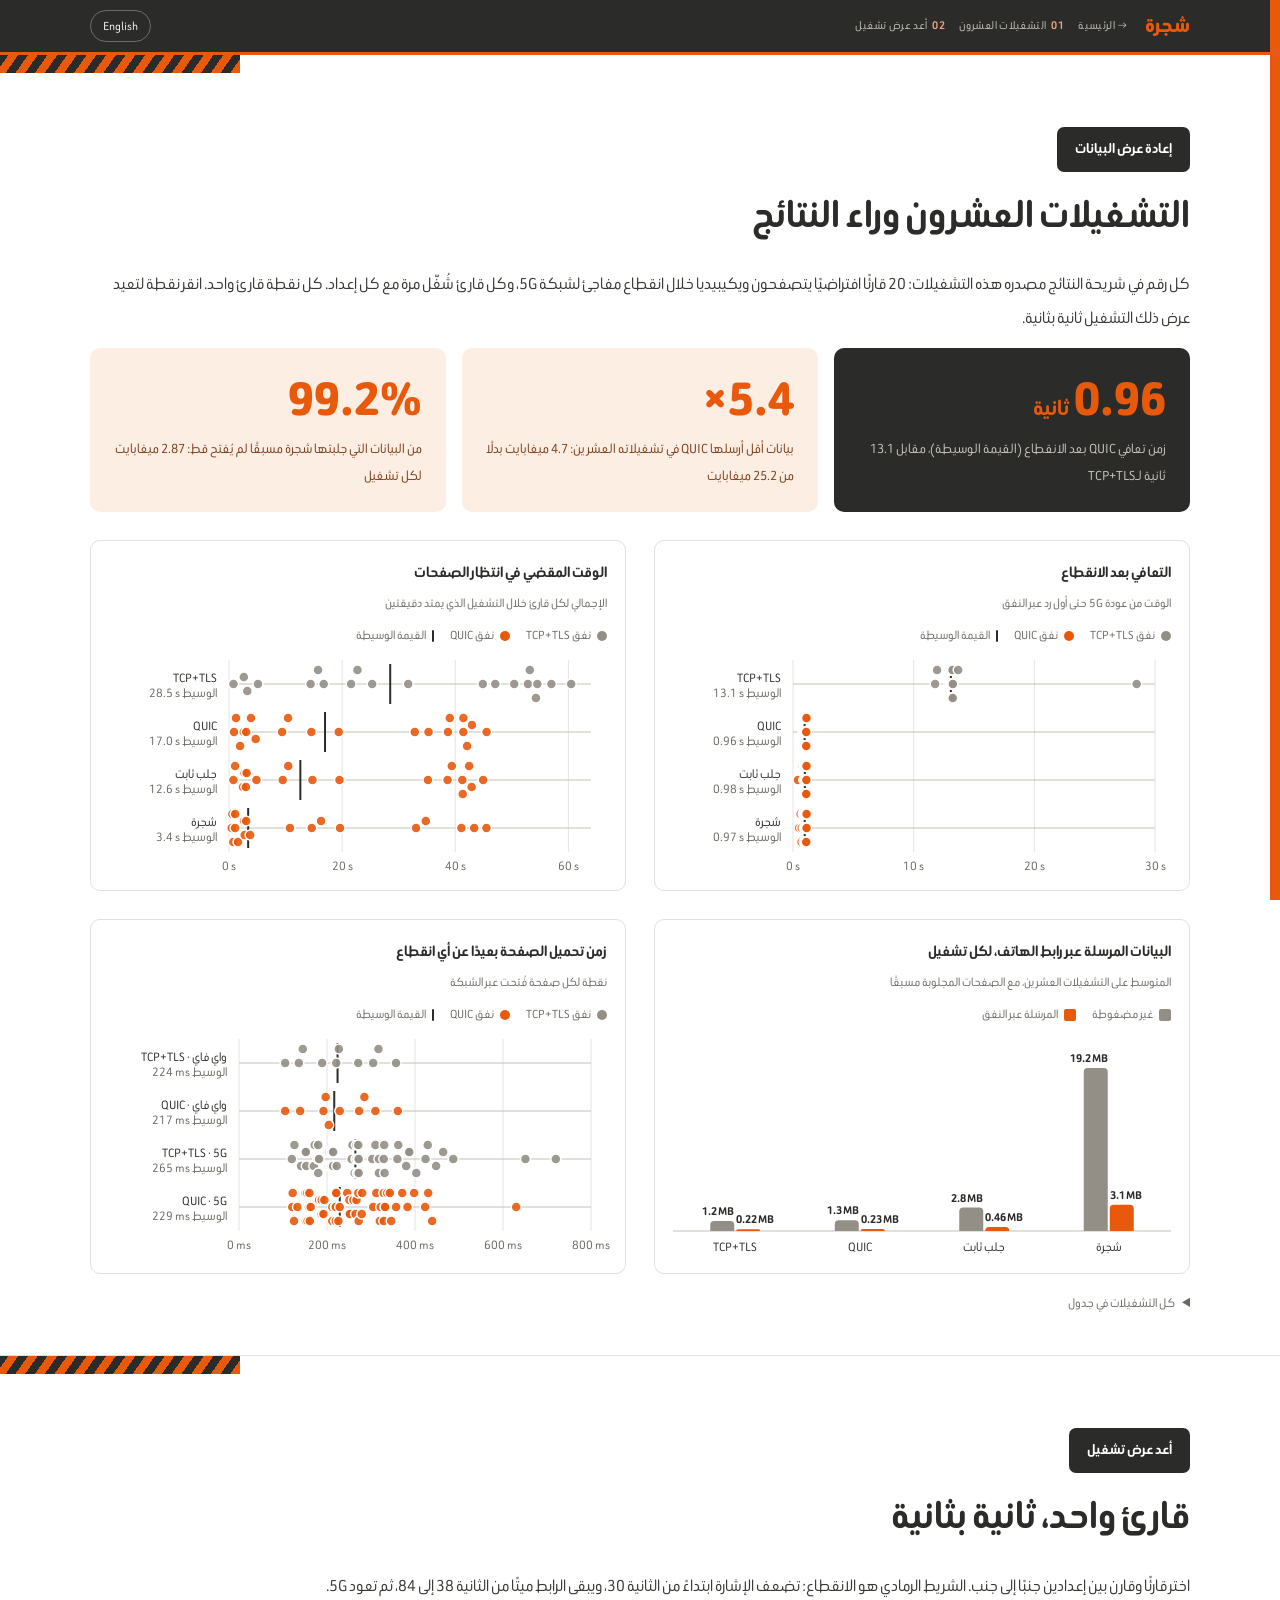
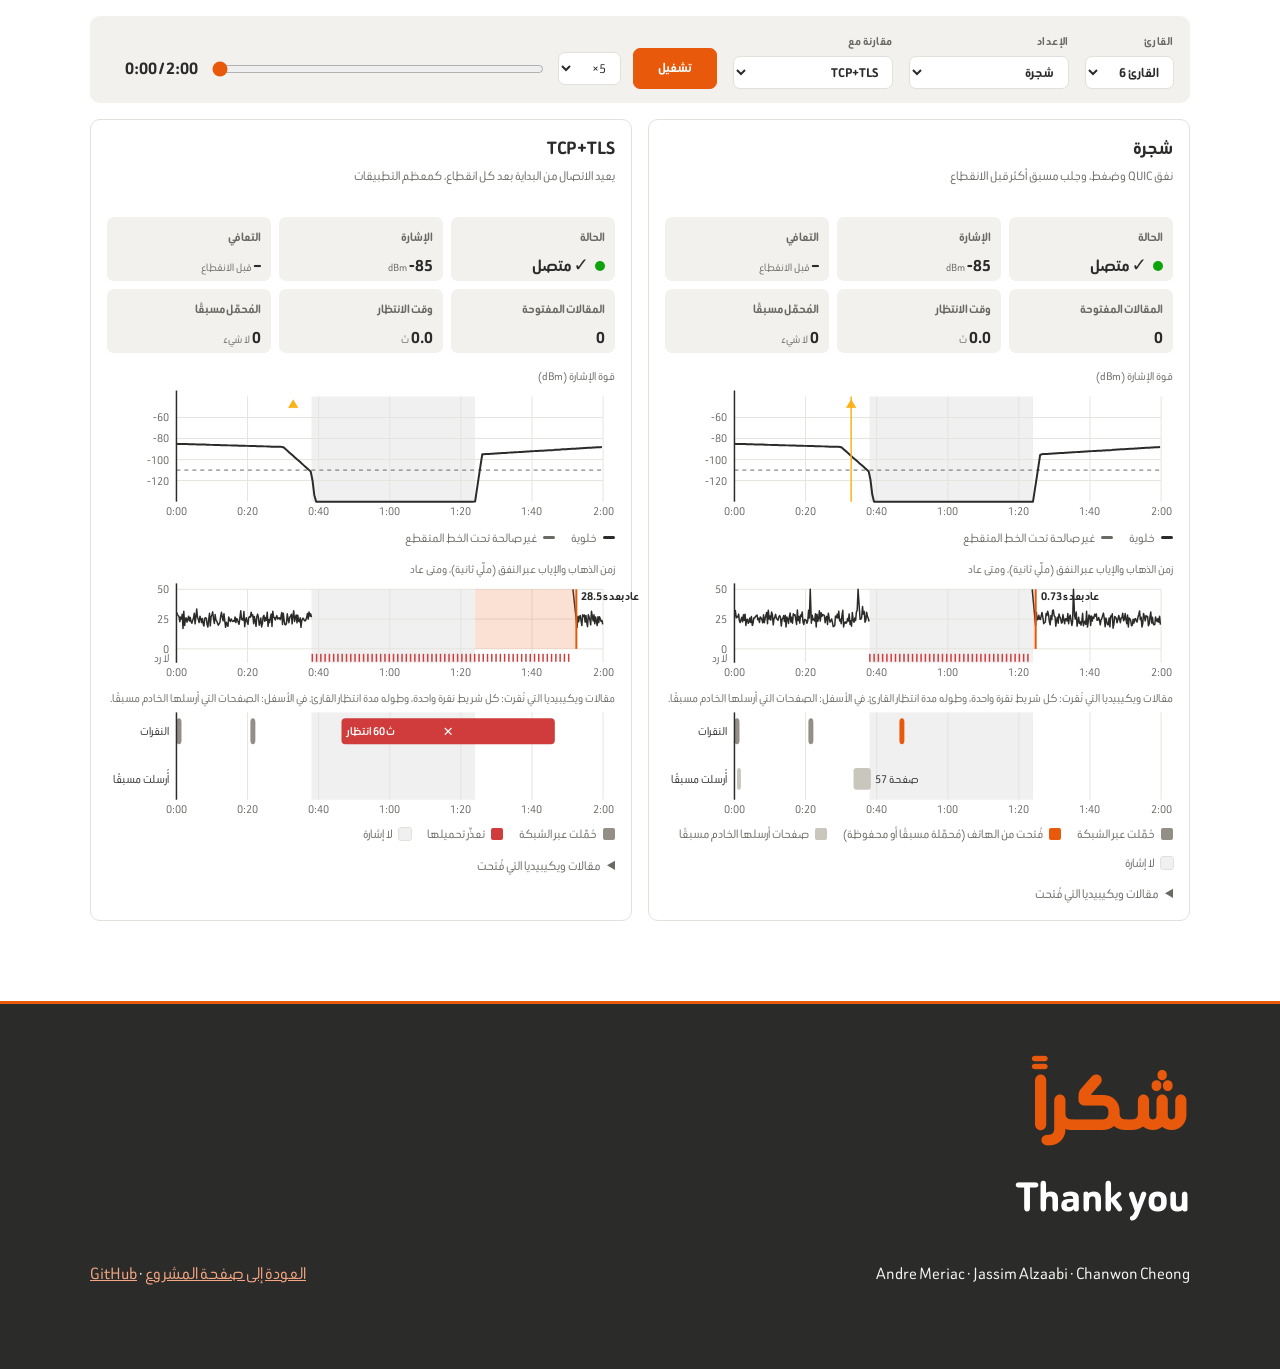
<file: site/replay-ar.html>
<!doctype html>
<html lang="ar" dir="rtl">
<head>
  <meta charset="utf-8">
  <meta name="viewport" content="width=device-width, initial-scale=1">
  <title>شجرة · إعادة عرض البيانات</title>
  <meta name="description" content="التشغيلات العشرون المسجّلة وراء نتائج شجرة: التعافي بعد انقطاع 5G، والانتظار، والبيانات المرسلة، وتحميل الصفحات لكل قارئ، مع إعادة عرض كل تشغيل ثانية بثانية.">
  <link rel="preconnect" href="https://fonts.googleapis.com">
  <link rel="preconnect" href="https://fonts.gstatic.com" crossorigin>
  <link href="https://fonts.googleapis.com/css2?family=Beiruti:wght@400;600;800&display=swap" rel="stylesheet">
  <link rel="alternate" hreflang="en" href="replay.html">
  <link rel="stylesheet" href="style.css">
</head>
<body>
<nav class="topnav" aria-label="الأقسام">
  <div class="wrap">
    <a class="brand" href="ar.html" aria-label="الصفحة الرئيسية لشجرة">شجرة</a>
    <div class="links">
      <a href="ar.html">→ الرئيسية</a>
      <a href="#summary"><b>01</b>التشغيلات العشرون</a>
      <a href="#player"><b>02</b>أعد عرض تشغيل</a>
    </div>
    <a class="lang" href="replay.html" lang="en" hreflang="en" data-keep-hash>English</a>
  </div>
</nav>

<main>
<section class="slide" id="summary">
  <div class="wrap">
    <p class="tag">إعادة عرض البيانات</p>
    <h2 class="title">التشغيلات العشرون وراء النتائج</h2>
    <p class="lede">كل رقم في شريحة النتائج مصدره هذه التشغيلات: 20 قارئًا افتراضيًا يتصفحون ويكيبيديا خلال انقطاع مفاجئ لشبكة 5G، وكل قارئ شُغّل مرة مع كل إعداد. كل نقطة قارئ واحد. انقر نقطة لتعيد عرض ذلك التشغيل ثانية بثانية.</p>
    <div class="stats" id="summary-stats"></div>
    <div class="cols halves">
      <div class="chart-card">
        <h4>التعافي بعد الانقطاع</h4>
        <p class="sub">الوقت من عودة 5G حتى أول رد عبر النفق</p>
        <div class="legend"><span><i class="key dot" style="background:var(--series-tcp)"></i>نفق TCP+TLS</span><span><i class="key dot" style="background:var(--series-quic)"></i>نفق QUIC</span><span><i class="key" style="background:var(--ink);width:2px;height:12px"></i>القيمة الوسيطة</span></div>
        <div id="chart-recovery"></div>
      </div>
      <div class="chart-card">
        <h4>الوقت المقضي في انتظار الصفحات</h4>
        <p class="sub">الإجمالي لكل قارئ خلال التشغيل الذي يمتد دقيقتين</p>
        <div class="legend"><span><i class="key dot" style="background:var(--series-tcp)"></i>نفق TCP+TLS</span><span><i class="key dot" style="background:var(--series-quic)"></i>نفق QUIC</span><span><i class="key" style="background:var(--ink);width:2px;height:12px"></i>القيمة الوسيطة</span></div>
        <div id="chart-wait"></div>
      </div>
      <div class="chart-card">
        <h4>البيانات المرسلة عبر رابط الهاتف، لكل تشغيل</h4>
        <p class="sub">المتوسط على التشغيلات العشرين، مع الصفحات المجلوبة مسبقًا</p>
        <div class="legend"><span><i class="key" style="background:var(--series-tcp)"></i>غير مضغوطة</span><span><i class="key" style="background:var(--series-quic)"></i>المرسَلة عبر النفق</span></div>
        <div id="chart-data"></div>
      </div>
      <div class="chart-card">
        <h4>زمن تحميل الصفحة بعيدًا عن أي انقطاع</h4>
        <p class="sub">نقطة لكل صفحة فُتحت عبر الشبكة</p>
        <div class="legend"><span><i class="key dot" style="background:var(--series-tcp)"></i>نفق TCP+TLS</span><span><i class="key dot" style="background:var(--series-quic)"></i>نفق QUIC</span><span><i class="key" style="background:var(--ink);width:2px;height:12px"></i>القيمة الوسيطة</span></div>
        <div id="chart-loads"></div>
      </div>
    </div>
    <details class="data" style="margin-top:16px"><summary>كل التشغيلات في جدول</summary><div class="table-wrap" id="summary-table"></div></details>
  </div>
</section>

<section class="slide" id="player">
  <div class="wrap">
    <p class="tag">أعد عرض تشغيل</p>
    <h2 class="title">قارئ واحد، ثانية بثانية</h2>
    <p class="lede">اختر قارئًا وقارن بين إعدادين جنبًا إلى جنب. الشريط الرمادي هو الانقطاع: تضعف الإشارة ابتداءً من الثانية 30، ويبقى الرابط ميتًا من الثانية 38 إلى 84، ثم تعود 5G.</p>
    <div id="app"><p class="muted">جارٍ تحميل التشغيلات…</p></div>
  </div>
</section>
</main>

<footer class="closing">
  <div class="wrap">
    <div>
      <p class="thanks-ar">شكراً</p>
      <p class="thanks" lang="en" dir="ltr" style="text-align:right">Thank you</p>
      <p lang="en" dir="ltr" style="text-align:right">Andre Meriac · Jassim Alzaabi · Chanwon Cheong</p>
    </div>
    <p><a href="ar.html">العودة إلى صفحة المشروع</a> · <a href="https://github.com/a-meriac/Shajarah">GitHub</a></p>
  </div>
</footer>
<div class="tooltip" id="tooltip" role="tooltip"></div>
<script src="charts.js"></script>
<script src="replay.js"></script>
</body>
</html>
</file>
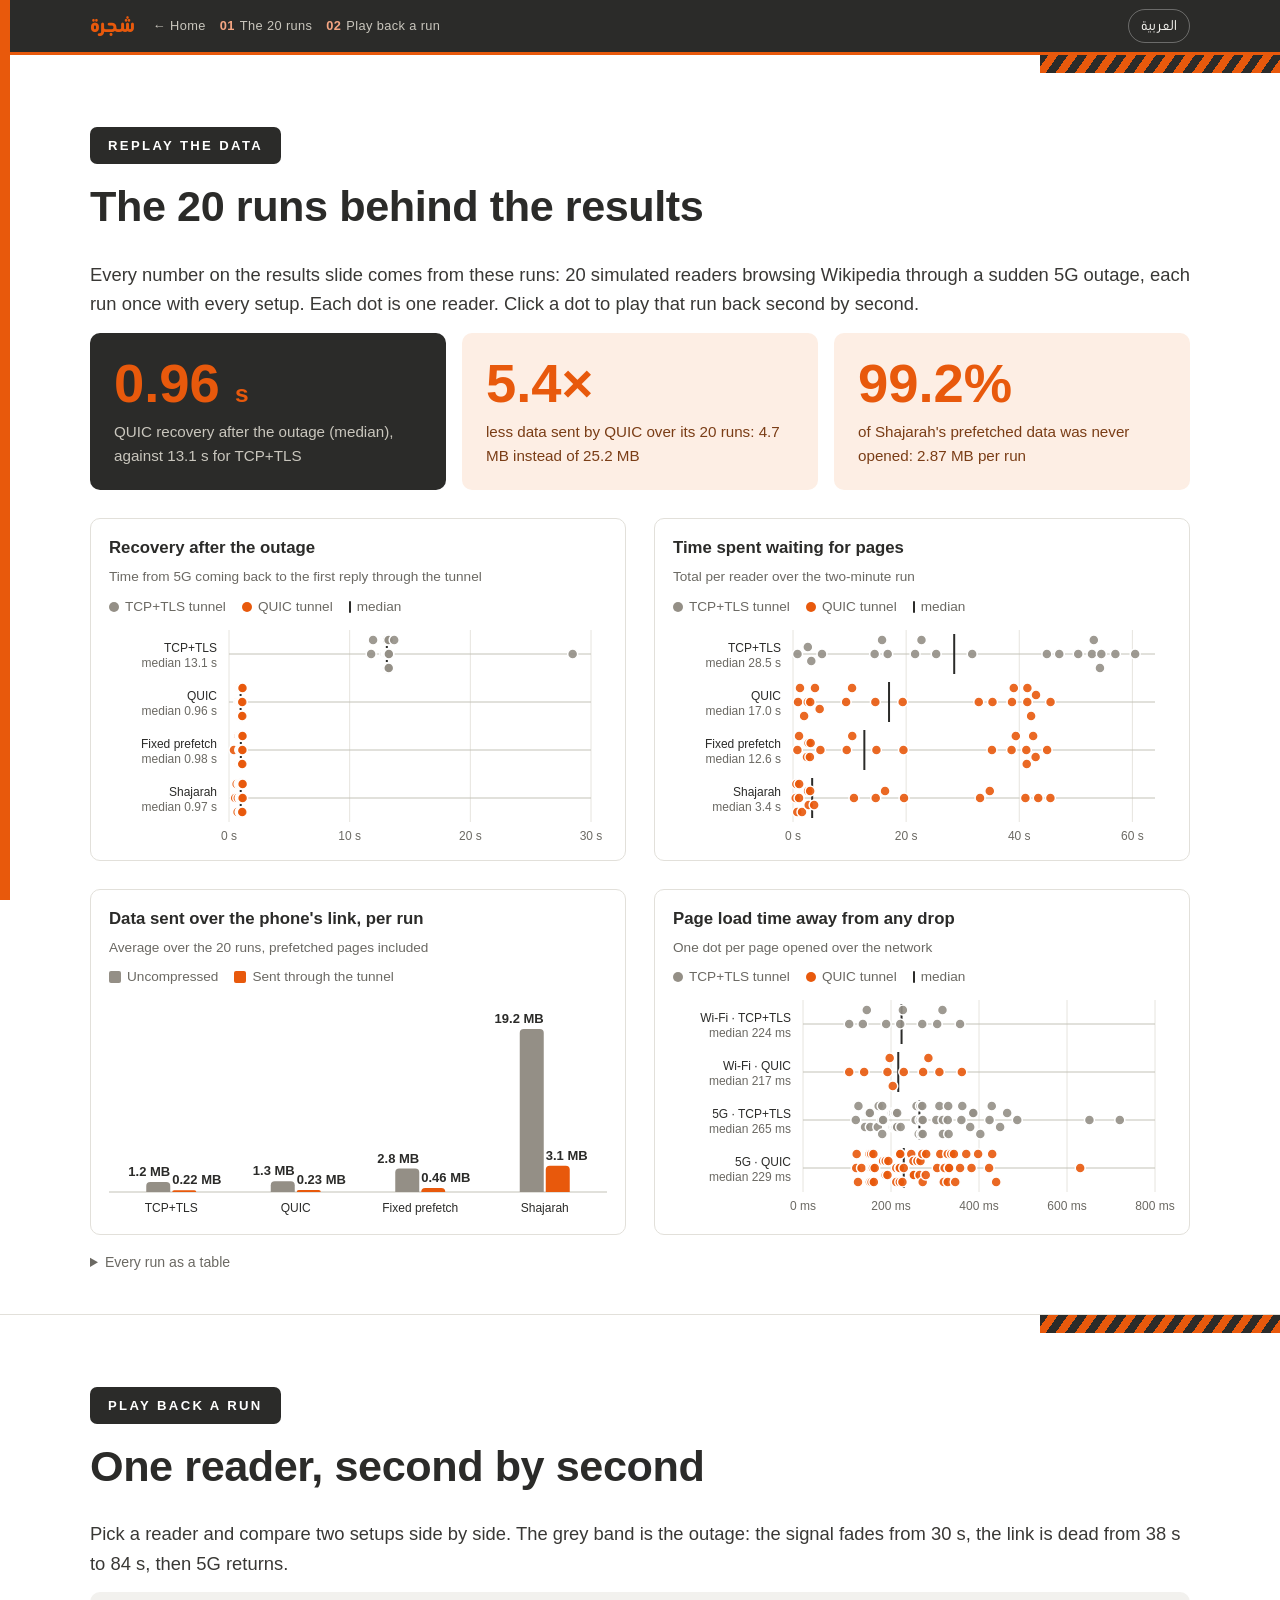
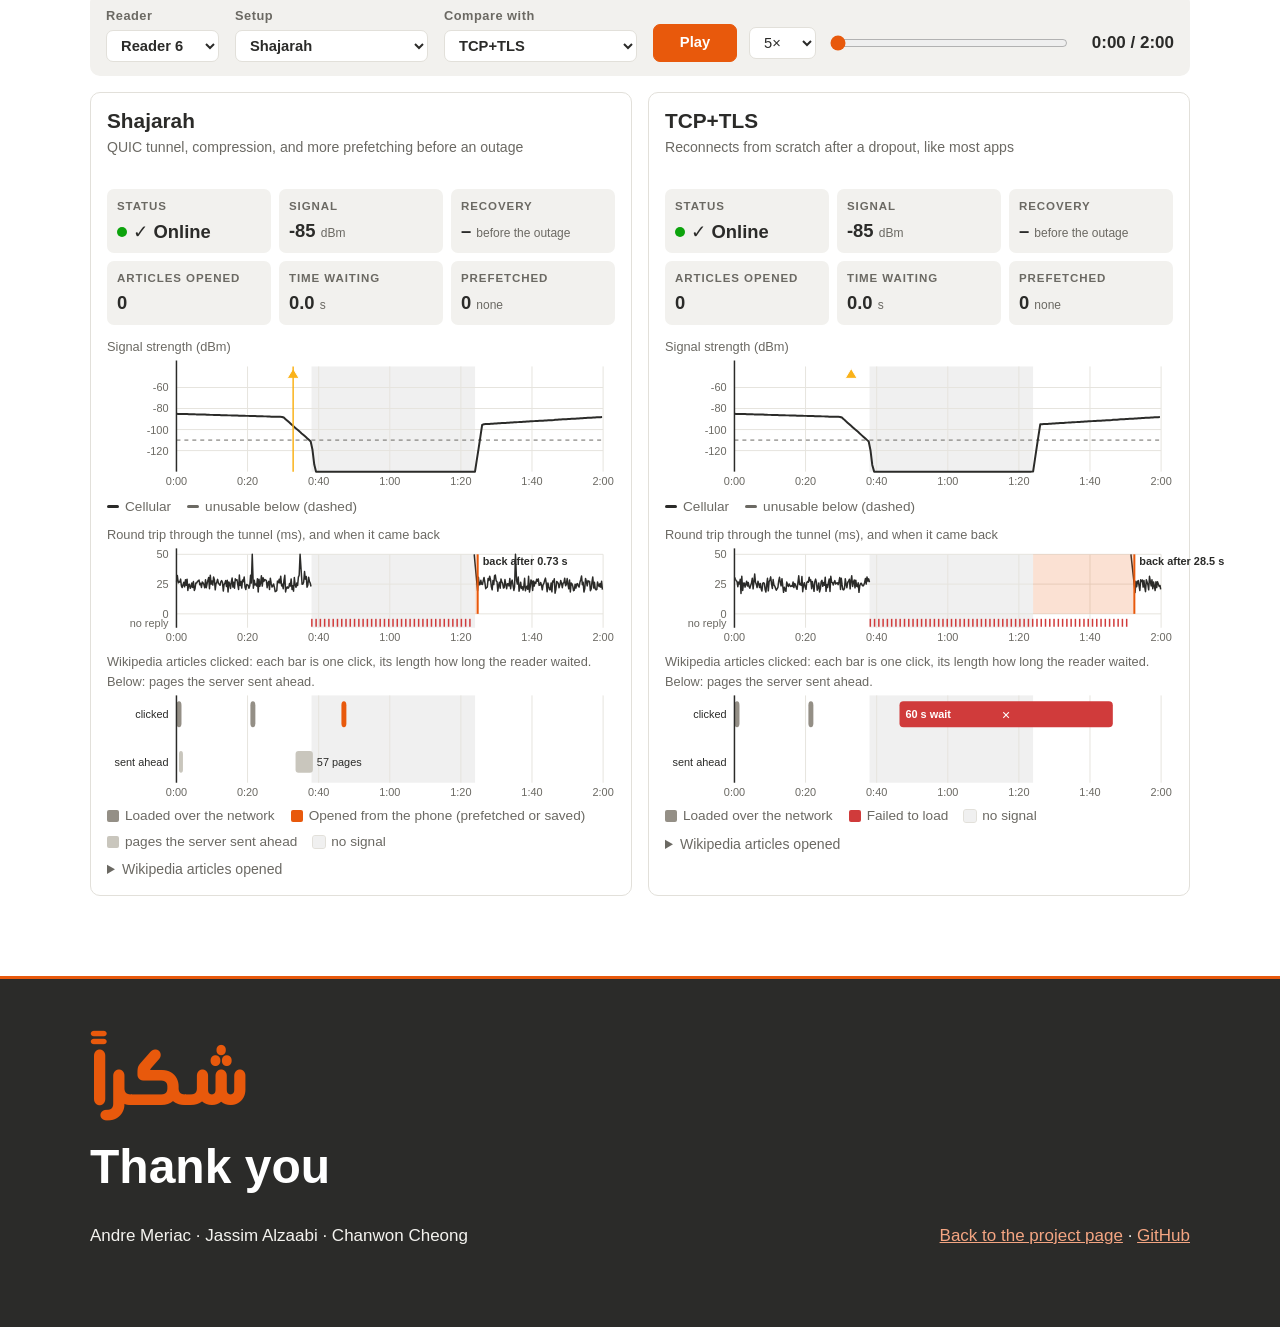
<file: site/replay.html>
<!doctype html>
<html lang="en">
<head>
  <meta charset="utf-8">
  <meta name="viewport" content="width=device-width, initial-scale=1">
  <title>Shajarah · replay the data</title>
  <meta name="description" content="The 20 recorded runs behind Shajarah's results: recovery after a 5G outage, waiting, data sent and page loads for every reader, and a second-by-second replay of each run.">
  <link rel="preconnect" href="https://fonts.googleapis.com">
  <link rel="preconnect" href="https://fonts.gstatic.com" crossorigin>
  <link href="https://fonts.googleapis.com/css2?family=Beiruti:wght@400;600;800&display=swap" rel="stylesheet">
  <link rel="alternate" hreflang="ar" href="replay-ar.html">
  <link rel="stylesheet" href="style.css">
</head>
<body>
<nav class="topnav" aria-label="Sections">
  <div class="wrap">
    <a class="brand" href="./" lang="ar" aria-label="Shajarah home">شجرة</a>
    <div class="links">
      <a href="./">← Home</a>
      <a href="#summary"><b>01</b>The 20 runs</a>
      <a href="#player"><b>02</b>Play back a run</a>
    </div>
    <a class="lang" href="replay-ar.html" lang="ar" hreflang="ar" data-keep-hash>العربية</a>
  </div>
</nav>

<main>
<section class="slide" id="summary">
  <div class="wrap">
    <p class="tag">Replay the data</p>
    <h2 class="title">The 20 runs behind the results</h2>
    <p class="lede">Every number on the results slide comes from these runs: 20 simulated readers browsing Wikipedia through a sudden 5G outage, each run once with every setup. Each dot is one reader. Click a dot to play that run back second by second.</p>
    <div class="stats" id="summary-stats"></div>
    <div class="cols halves">
      <div class="chart-card">
        <h4>Recovery after the outage</h4>
        <p class="sub">Time from 5G coming back to the first reply through the tunnel</p>
        <div class="legend"><span><i class="key dot" style="background:var(--series-tcp)"></i>TCP+TLS tunnel</span><span><i class="key dot" style="background:var(--series-quic)"></i>QUIC tunnel</span><span><i class="key" style="background:var(--ink);width:2px;height:12px"></i>median</span></div>
        <div id="chart-recovery"></div>
      </div>
      <div class="chart-card">
        <h4>Time spent waiting for pages</h4>
        <p class="sub">Total per reader over the two-minute run</p>
        <div class="legend"><span><i class="key dot" style="background:var(--series-tcp)"></i>TCP+TLS tunnel</span><span><i class="key dot" style="background:var(--series-quic)"></i>QUIC tunnel</span><span><i class="key" style="background:var(--ink);width:2px;height:12px"></i>median</span></div>
        <div id="chart-wait"></div>
      </div>
      <div class="chart-card">
        <h4>Data sent over the phone's link, per run</h4>
        <p class="sub">Average over the 20 runs, prefetched pages included</p>
        <div class="legend"><span><i class="key" style="background:var(--series-tcp)"></i>Uncompressed</span><span><i class="key" style="background:var(--series-quic)"></i>Sent through the tunnel</span></div>
        <div id="chart-data"></div>
      </div>
      <div class="chart-card">
        <h4>Page load time away from any drop</h4>
        <p class="sub">One dot per page opened over the network</p>
        <div class="legend"><span><i class="key dot" style="background:var(--series-tcp)"></i>TCP+TLS tunnel</span><span><i class="key dot" style="background:var(--series-quic)"></i>QUIC tunnel</span><span><i class="key" style="background:var(--ink);width:2px;height:12px"></i>median</span></div>
        <div id="chart-loads"></div>
      </div>
    </div>
    <details class="data" style="margin-top:16px"><summary>Every run as a table</summary><div class="table-wrap" id="summary-table"></div></details>
  </div>
</section>

<section class="slide" id="player">
  <div class="wrap">
    <p class="tag">Play back a run</p>
    <h2 class="title">One reader, second by second</h2>
    <p class="lede">Pick a reader and compare two setups side by side. The grey band is the outage: the signal fades from 30 s, the link is dead from 38 s to 84 s, then 5G returns.</p>
    <div id="app"><p class="muted">Loading runs…</p></div>
  </div>
</section>
</main>

<footer class="closing">
  <div class="wrap">
    <div>
      <p class="thanks-ar" lang="ar">شكراً</p>
      <p class="thanks">Thank you</p>
      <p>Andre Meriac · Jassim Alzaabi · Chanwon Cheong</p>
    </div>
    <p><a href="./">Back to the project page</a> · <a href="https://github.com/a-meriac/Shajarah">GitHub</a></p>
  </div>
</footer>
<div class="tooltip" id="tooltip" role="tooltip"></div>
<script src="charts.js"></script>
<script src="replay.js"></script>
</body>
</html>
</file>
<file: site/style.css>
/* Shajarah site: the look of the presentation deck. Charcoal, one orange, warm gray panels,
   letter-spaced section tags and diagonal stripes. Shared by every page, in both languages
   (logical properties, so right-to-left pages mirror by themselves). */

:root {
  color-scheme: light;
  --bg: #ffffff;
  --panel: #f2f1ee;
  --peach: #fdeee4;
  --ink: #2b2b29;          /* headings, dark panels */
  --text: #393835;
  --muted: #6b6963;
  --line: #e2e0da;
  --orange: #e8590c;       /* marks, bars, big numbers */
  --orange-text: #c2410c;  /* orange at text sizes (4.5:1 on white) */
  --dark: #2b2b29;         /* dark panels */
  --on-dark: #f4f3ef;
  --on-dark-muted: #c9c6bd;
  --on-dark-accent: #f4a582;
  --stripe-b: #2b2b29;
  /* charts */
  --series-tcp: #948f86;   /* context: the old way */
  --series-quic: #e8590c;  /* the story */
  --grid: #e6e4de;
  --axis: #c3c2b7;
  --critical: #d03b3b;
  --warning: #fab219;
  --good: #0ca30c;
  --net-wifi0: #2a78d6;
  --net-cell0: #2b2b29;
  --net-sat0: #1baf7a;
  --outage: rgba(43, 43, 41, 0.07);
  --push-burst: #c9c6bd;
  --shadow: 0 4px 16px rgba(0, 0, 0, 0.12);
  --r: 10px;               /* cards and panels, as on the first version of the site */
  --r-sm: 7px;             /* buttons, tags, tiles */
  --sans: "Helvetica Neue", Helvetica, Arial, "Liberation Sans", system-ui, sans-serif;
  --arabic: "Beiruti", "Noto Naskh Arabic", system-ui, sans-serif;
}
@media (prefers-color-scheme: dark) {
  :root:not([data-theme="light"]) {
    color-scheme: dark;
    --bg: #1a1a19; --panel: #242422; --peach: #33251c; --ink: #f2f1ee; --text: #dcdad3;
    --muted: #a3a097; --line: #34332f; --orange-text: #f08a4f; --dark: #111110;
    --on-dark: #f2f1ee; --on-dark-muted: #b3b0a7; --stripe-b: #111110;
    --series-tcp: #8a867d; --grid: #2e2d2a; --axis: #45443f; --net-cell0: #e6e4dd;
    --outage: rgba(255, 255, 255, 0.07); --push-burst: #55544f; --shadow: 0 4px 16px rgba(0, 0, 0, 0.5);
  }
}
:root[data-theme="dark"] {
  color-scheme: dark;
  --bg: #1a1a19; --panel: #242422; --peach: #33251c; --ink: #f2f1ee; --text: #dcdad3;
  --muted: #a3a097; --line: #34332f; --orange-text: #f08a4f; --dark: #111110;
  --on-dark: #f2f1ee; --on-dark-muted: #b3b0a7; --stripe-b: #111110;
  --series-tcp: #8a867d; --grid: #2e2d2a; --axis: #45443f; --net-cell0: #e6e4dd;
  --outage: rgba(255, 255, 255, 0.07); --push-burst: #55544f; --shadow: 0 4px 16px rgba(0, 0, 0, 0.5);
}

* { box-sizing: border-box; }
html { scroll-behavior: smooth; }
body {
  margin: 0; background: var(--bg); color: var(--text);
  font: 17px/1.6 var(--sans);
  -webkit-text-size-adjust: 100%;
}
:lang(ar) body, body:lang(ar) { font: 19px/1.8 var(--arabic); }
/* The deck's orange bar down the side of every content slide. */
body::before {
  content: ""; position: fixed; inset-block: 0; inset-inline-start: 0; width: 10px;
  background: var(--orange); z-index: 20;
}
@media (max-width: 700px) { body::before { width: 5px; } }
a { color: var(--orange-text); }
img, svg { max-width: 100%; }
.wrap { max-width: 1180px; margin: 0 auto; padding-inline: 16px; }
@media (min-width: 700px) { .wrap { padding-inline: 40px; } }
[lang="en"] { unicode-bidi: isolate; }
.ltr { direction: ltr; unicode-bidi: isolate; display: inline-block; }

/* ------------------------------------------------------------------ top bar */
.topnav { background: var(--dark); color: var(--on-dark); border-bottom: 3px solid var(--orange); }
.topnav .wrap { display: flex; align-items: center; gap: 18px; height: 52px; }
.topnav .brand { font: 800 1.45rem/1 var(--arabic); color: var(--orange); text-decoration: none; flex: none; margin-inline-end: auto; }
.topnav .links {
  display: flex; gap: 16px; overflow-x: auto; white-space: nowrap; scrollbar-width: none;
  flex: 1; min-width: 0; font-size: 0.8rem; letter-spacing: 0.03em;
}
.topnav .links { gap: 14px; }
.topnav .links::-webkit-scrollbar { display: none; }
.topnav .links a { color: var(--on-dark-muted); text-decoration: none; padding: 14px 0 12px; border-bottom: 2px solid transparent; }
.topnav .links a:hover { color: var(--on-dark); }
.topnav .links a.active { color: var(--on-dark); border-bottom-color: var(--orange); }
.topnav .links a b { color: var(--on-dark-accent); font-weight: 600; margin-inline-end: 5px; }
.lang {
  flex: none; font-size: 0.85rem; color: var(--on-dark); text-decoration: none;
  border: 1px solid rgba(255, 255, 255, 0.3); border-radius: 999px; padding: 3px 12px;
}
.lang:lang(ar) { font-family: var(--arabic); font-size: 1rem; }
.lang:hover { border-color: var(--orange); }
.navbtn { flex: none; font-size: 0.82rem; font-weight: 700; color: #fff; background: var(--orange); text-decoration: none; padding: 5px 14px; border-radius: 999px; white-space: nowrap; }
@media (max-width: 600px) { .navbtn { display: none; } }

/* ------------------------------------------------------------------ title slide */
.hero { display: grid; grid-template-columns: minmax(0, 1.45fr) minmax(0, 1fr); background: var(--bg); }
.hero .dark {
  position: relative; background: var(--dark); color: var(--on-dark);
  padding: 72px 40px 72px; padding-inline-start: max(40px, calc((100vw - 1180px) / 2 + 40px));
}
.hero .kicker { font-size: 0.85rem; font-weight: 700; letter-spacing: 0.3em; color: var(--on-dark-accent); text-transform: uppercase; margin: 0 0 32px; }
.hero .wordmark { font: 800 clamp(4.5rem, 12vw, 7.5rem)/1 var(--arabic); color: var(--orange); margin: 0; }
.hero .name { font-size: clamp(2.2rem, 5vw, 3.2rem); font-weight: 700; color: #fff; margin: 4px 0 20px; line-height: 1.1; }
.hero .tagline { font-size: 1.3rem; color: var(--on-dark-muted); max-width: 30em; margin: 0 0 32px; }
.hero .side { padding: 72px 40px 40px; display: flex; flex-direction: column; gap: 28px; justify-content: center; }
.hero .side h2 { font-size: 0.85rem; letter-spacing: 0.3em; color: var(--orange-text); text-transform: uppercase; margin: 0 0 12px; }
.hero .team { list-style: none; padding: 0; margin: 0; font-size: 1.7rem; color: var(--ink); line-height: 1.7; }
.hero .glance { display: grid; gap: 10px; }
.hero .glance div { background: var(--peach); padding: 10px 14px; border-inline-start: 4px solid var(--orange); border-radius: var(--r-sm); }
.hero .glance b { display: block; font-size: 1.45rem; color: var(--orange-text); line-height: 1.2; }
.hero .glance span { font-size: 0.9rem; color: var(--text); }
@media (max-width: 900px) {
  .hero { grid-template-columns: minmax(0, 1fr); }
  .hero .dark { padding: 48px 20px 52px; }
  .hero .side { padding: 32px 20px 8px; }
}

.buttons { display: flex; flex-wrap: wrap; gap: 10px; }
.btn {
  display: inline-block; padding: 10px 18px; font-weight: 600; font-size: 0.95rem; text-decoration: none;
  border: 2px solid var(--orange); color: var(--on-dark); background: transparent; border-radius: var(--r-sm);
}
.btn.primary { background: var(--orange); color: #fff; }
.btn:hover { filter: brightness(1.08); }
.btn.light { color: var(--ink); }

/* ------------------------------------------------------------------ contents */
.page { max-width: 1400px; margin: 0 auto; }
nav.toc {
  position: sticky; top: 0; z-index: 10; background: var(--bg); border-bottom: 1px solid var(--line);
  display: flex; gap: 18px; overflow-x: auto; white-space: nowrap; scrollbar-width: none;
  padding: 10px 16px; font-size: 0.88rem;
}
nav.toc::-webkit-scrollbar { display: none; }
nav.toc a { color: var(--muted); text-decoration: none; padding: 2px 0; border-bottom: 2px solid transparent; }
nav.toc a b { color: var(--orange-text); font-weight: 700; margin-inline-end: 6px; font-size: 0.85em; }
nav.toc a:hover { color: var(--ink); }
nav.toc a.active { color: var(--ink); border-bottom-color: var(--orange); }
@media (min-width: 1180px) {
  .page { display: grid; grid-template-columns: 190px minmax(0, 1fr); gap: 8px; padding-inline-start: 24px; }
  nav.toc {
    align-self: start; top: 24px; margin-top: 72px; flex-direction: column; gap: 2px; padding: 0;
    border: 0; background: none; overflow: visible; white-space: normal; font-size: 0.9rem;
  }
  nav.toc a { padding: 5px 0; padding-inline-start: 14px; border-bottom: 0; border-inline-start: 2px solid var(--line); }
  nav.toc a.active { border-inline-start-color: var(--orange); }
  .page .wrap { padding-inline: 32px 40px; }
  .page .slide { scroll-margin-top: 16px; }
}

/* ------------------------------------------------------------------ slides */
.slide { position: relative; padding: 72px 0 40px; scroll-margin-top: 56px; }
.slide::after { /* stripe patch in the top corner, as on the deck */
  content: ""; position: absolute; top: 0; inset-inline-end: 0; width: min(240px, 40vw); height: 18px;
  background: repeating-linear-gradient(-55deg, var(--orange) 0 8px, var(--stripe-b) 8px 16px);
}
.slide + .slide { border-top: 1px solid var(--line); }
.tag {
  display: inline-block; background: var(--dark); color: #fff; font-size: 0.82rem; font-weight: 700;
  letter-spacing: 0.18em; text-transform: uppercase; padding: 8px 18px; margin: 0 0 18px; border-radius: var(--r-sm);
}
:lang(ar) .tag { letter-spacing: 0; font-size: 1rem; }
h2.title { font-size: clamp(1.9rem, 4vw, 2.7rem); line-height: 1.15; color: var(--ink); margin: 0 0 28px; letter-spacing: -0.01em; }
:lang(ar) h2.title { letter-spacing: 0; }
h3 { font-size: 1.3rem; color: var(--orange-text); margin: 28px 0 8px; line-height: 1.3; }
h3:first-child { margin-top: 0; }
h4 { font-size: 1.05rem; color: var(--ink); margin: 20px 0 6px; }
p { margin: 0 0 14px; }
.lede { font-size: 1.15rem; color: var(--text); max-width: 60em; }
.muted { color: var(--muted); }
.small { font-size: 0.9rem; }
.label { font-size: 0.78rem; font-weight: 700; letter-spacing: 0.22em; text-transform: uppercase; color: var(--muted); margin: 0 0 12px; }
:lang(ar) .label { letter-spacing: 0; font-size: 0.95rem; }
ul.clean { list-style: none; padding: 0; margin: 0 0 14px; }
ul.dash { padding-inline-start: 20px; margin: 0 0 14px; }
ul.dash li, ol.steps li { margin-bottom: 8px; }
ol.steps { padding-inline-start: 22px; margin: 0 0 14px; }
ol.steps li::marker { color: var(--orange-text); font-weight: 700; }

.cols { display: grid; gap: 28px; }
.cols.two { grid-template-columns: minmax(0, 1.4fr) minmax(0, 1fr); }
.card table th, .card table td { padding: 7px 8px; }
.card table { font-size: 0.86rem; }
.cols.halves { grid-template-columns: repeat(2, minmax(0, 1fr)); }
.cols.three { grid-template-columns: repeat(3, minmax(0, 1fr)); }
@media (max-width: 900px) { .cols.two, .cols.halves, .cols.three { grid-template-columns: minmax(0, 1fr); } }

.card { background: var(--panel); padding: 24px 26px; border-radius: var(--r); }
.card.dark { background: var(--dark); color: var(--on-dark); }
.card.dark h3, .card.dark > .num { color: var(--orange); }
.card.dark table { font-size: 0.9rem; }
.card.dark thead th { background: transparent; color: var(--on-dark-accent); border-bottom: 1px solid rgba(255,255,255,0.25); }
.card.dark td { color: var(--on-dark); border-bottom-color: rgba(255,255,255,0.12); }
.card.dark .label { color: var(--on-dark-accent); }
.card.dark p { color: var(--on-dark-muted); }
.card.dark strong.hl { color: var(--orange); }
.card.peach { background: var(--peach); }
.card > .num { font-size: clamp(2.8rem, 6vw, 4.2rem); font-weight: 800; color: var(--orange); line-height: 1; margin: 6px 0 12px; }
.card .big-label { font-size: 1.15rem; color: var(--on-dark); margin: 0 0 14px; }
.card h4 { margin-top: 0; }

/* Solutions: icon, name, text, strength/limitation */
.sol .head { display: flex; align-items: center; gap: 14px; margin-bottom: 14px; }
.sol .icon { width: 52px; height: 52px; border-radius: 50%; background: var(--peach); display: grid; place-items: center; flex: none; color: var(--orange); }
.sol .icon svg { width: 26px; height: 26px; }
.sol h3 { margin: 0; color: var(--ink); }
.sol .pm { border-top: 1px solid var(--line); padding-top: 12px; margin-top: 16px; font-size: 0.95rem; }
.sol .pm p { margin-bottom: 8px; }
.sol .plus b { color: var(--orange-text); }
.sol .minus b { color: var(--ink); }

/* Numbered idea cards with arrows between them */
.ideas { display: grid; grid-template-columns: minmax(0, 1fr) auto minmax(0, 1fr) auto minmax(0, 1fr); align-items: stretch; gap: 10px; }
.ideas .arrow { align-self: center; color: var(--orange); font-size: 1.6rem; }
:lang(ar) .ideas .arrow, :lang(ar) .flow .arrow { transform: scaleX(-1); }
.ideas .n { font-size: 3.2rem; font-weight: 800; color: var(--orange); line-height: 1; margin-bottom: 10px; }
.ideas h3 { color: var(--ink); margin: 0 0 10px; font-size: 1.4rem; }
.ideas .card.dark h3 { color: #fff; }
@media (max-width: 900px) {
  .ideas { grid-template-columns: minmax(0, 1fr); }
  .ideas .arrow { transform: rotate(90deg); justify-self: center; }
  :lang(ar) .ideas .arrow { transform: rotate(90deg); }
}

/* The model: five columns with headers */
.flow { display: grid; grid-template-columns: repeat(5, minmax(0, 1fr)); gap: 16px; }
.flow .col { display: flex; flex-direction: column; background: var(--panel); position: relative; border-radius: var(--r); }
.flow .col header { padding: 18px 14px; text-align: center; background: #d6d3cb; color: var(--ink); min-height: 92px; display: flex; flex-direction: column; justify-content: center; border-radius: var(--r) var(--r) 0 0; }
.flow .col header b { font-size: 1.2rem; }
.flow .col header span { font-size: 0.85rem; color: var(--muted); font-weight: 600; }
.flow .col.dk header { background: var(--dark); color: #fff; }
.flow .col.dk header span { color: var(--on-dark-muted); }
.flow .col.or header { background: var(--orange); color: #fff; }
.flow .col.or header span { color: #ffe3d3; }
.flow .col.pe header { background: var(--peach); color: #8a2d06; }
.flow .col.pe header span { color: var(--orange-text); }
.flow .col .body { padding: 16px; font-size: 0.95rem; }
.flow .col + .col::before {
  content: "→"; position: absolute; top: 34px; inset-inline-start: -21px; width: 26px; height: 26px; z-index: 2;
  display: grid; place-items: center; border-radius: 50%; background: var(--bg); color: var(--orange);
  border: 2px solid var(--orange); font-size: 0.9rem; font-weight: 700;
}
.flow .col.pe::before { content: "⇄"; }
:lang(ar) .flow .col + .col::before { content: "←"; }
:lang(ar) .flow .col.pe::before { content: "⇄"; }
@media (prefers-color-scheme: dark) { :root:not([data-theme="light"]) .flow .col header { background: #3a3935; } }
:root[data-theme="dark"] .flow .col header { background: #3a3935; }
@media (max-width: 1000px) {
  .flow { grid-template-columns: minmax(0, 1fr); }
  .flow .col + .col::before { top: -21px; inset-inline-start: calc(50% - 13px); content: "↓"; }
  :lang(ar) .flow .col + .col::before { content: "↓"; }
  .flow .col header { min-height: 0; }
}

/* Prototype diagram */
.diagram { background: var(--panel); padding: 26px; border-radius: var(--r); }
.diagram .row { display: grid; grid-template-columns: 1fr auto 1.1fr auto 1.1fr auto 1.1fr auto 0.8fr; align-items: center; gap: 8px; }
.diagram .box { border: 2px solid var(--ink); background: var(--bg); padding: 14px 10px; text-align: center; min-height: 96px; display: flex; flex-direction: column; justify-content: center; border-radius: var(--r-sm); }
.diagram .box b { font-size: 1.15rem; color: var(--ink); }
.diagram .box span { font-size: 0.85rem; color: var(--muted); }
.diagram .box.dk { background: var(--dark); border-color: var(--dark); }
.diagram .box.dk b { color: #fff; }
.diagram .box.dk span { color: var(--on-dark-muted); }
.diagram .link { text-align: center; font-size: 0.8rem; color: var(--muted); font-weight: 700; }
.diagram .link i { display: block; height: 2px; background: var(--ink); min-width: 28px; margin: 6px 0; position: relative; }
.diagram .tunnel { background: var(--orange); color: #fff; text-align: center; padding: 12px 10px; font-weight: 700; border-radius: var(--r-sm); }
.diagram .tunnel small { display: block; font-weight: 600; color: #ffe3d3; font-size: 0.78rem; }
.diagram .note { margin: 18px 0 0; font-size: 0.95rem; }
.diagram .note b { color: var(--orange-text); }
@media (max-width: 1000px) {
  .diagram .row { grid-template-columns: minmax(0, 1fr); }
  .diagram .link i { width: 2px; height: 22px; min-width: 0; margin: 4px auto; }
}

.built-with { background: var(--dark); color: var(--on-dark-muted); padding: 18px 24px; border-radius: var(--r); display: flex; flex-wrap: wrap; gap: 8px 20px; align-items: baseline; margin-top: 28px; }
.built-with .label { color: var(--on-dark-accent); margin: 0; }
.built-with b { color: var(--orange); font-weight: 700; }

/* Stat tiles in a row */
.stats { display: grid; grid-template-columns: repeat(auto-fit, minmax(230px, 1fr)); gap: 16px; margin: 0 0 28px; }
.stat { padding: 22px 24px; background: var(--peach); border-radius: var(--r); }
.stat.dark { background: var(--dark); }
.stat .num { font-size: clamp(2.4rem, 5vw, 3.4rem); font-weight: 800; color: var(--orange); line-height: 1.05; }
.stat .num small { font-size: 0.45em; font-weight: 700; }
.stat p { margin: 8px 0 0; font-size: 0.95rem; color: #7a3d16; }
.stat.dark p { color: var(--on-dark-muted); }
@media (prefers-color-scheme: dark) { :root:not([data-theme="light"]) .stat p { color: var(--text); } }
:root[data-theme="dark"] .stat p { color: var(--text); }

/* Tables */
.table-wrap { overflow-x: auto; margin: 10px 0 18px; border-radius: var(--r); }
table { border-collapse: collapse; font-size: 0.93rem; min-width: 100%; }
th, td { text-align: start; padding: 9px 12px; border-bottom: 1px solid var(--line); vertical-align: top; }
thead th { background: var(--dark); color: #fff; font-weight: 600; font-size: 0.85rem; border-bottom: 0; }
td.num, th.num { text-align: end; white-space: nowrap; font-variant-numeric: tabular-nums; }
tr.ours td { background: var(--peach); font-weight: 700; }
td .yes { color: var(--orange-text); font-weight: 700; }
caption { caption-side: bottom; text-align: start; color: var(--muted); font-size: 0.85rem; padding-top: 8px; }

/* Charts */
.chart-card { background: var(--bg); border: 1px solid var(--line); padding: 16px 18px 12px; border-radius: var(--r); }
.chart-card h4 { margin: 0 0 4px; }
.chart-card .sub { font-size: 0.85rem; color: var(--muted); margin: 0 0 8px; }
.legend { display: flex; flex-wrap: wrap; gap: 4px 16px; font-size: 0.85rem; color: var(--muted); margin: 6px 0 4px; }
.legend span { display: inline-flex; align-items: center; gap: 6px; }
.key { width: 12px; height: 12px; border-radius: 2px; display: inline-block; flex: none; }
.key.line { height: 3px; }
.key.dot { border-radius: 50%; width: 10px; height: 10px; }
svg.chart { display: block; width: 100%; height: auto; overflow: visible; direction: ltr; }
svg.chart text { fill: var(--muted); font-size: 12px; font-family: var(--sans); }
:lang(ar) svg.chart text { font-family: var(--arabic); font-size: 14px; }
svg.chart text.val { fill: var(--ink); font-weight: 700; font-size: 13px; }
svg.chart text.ink { fill: var(--ink); }
svg.chart .grid { stroke: var(--grid); stroke-width: 1; }
svg.chart .axis { stroke: var(--axis); stroke-width: 1; }
svg.chart .hit { cursor: pointer; }
details.data { margin-top: 6px; font-size: 0.88rem; }
details.data summary { cursor: pointer; color: var(--muted); }
.tooltip {
  position: fixed; pointer-events: none; z-index: 30; max-width: 280px; display: none;
  background: var(--bg); color: var(--text); border: 1px solid var(--line); padding: 7px 10px;
  font-size: 0.85rem; box-shadow: var(--shadow); border-radius: var(--r-sm);
}
.tooltip b { color: var(--ink); }

/* Improvements: four groups, built items tinted */
.map-legend { display: flex; gap: 22px; font-size: 0.95rem; margin: -12px 0 22px; }
.map-legend span { display: inline-flex; align-items: center; gap: 8px; }
.mind { display: grid; grid-template-columns: repeat(2, minmax(0, 1fr)); gap: 26px; }
@media (max-width: 900px) { .mind { grid-template-columns: minmax(0, 1fr); } }
.group { border-radius: var(--r); overflow: hidden; }
.group .gname { background: var(--dark); color: #fff; font-weight: 700; font-size: 1.1rem; padding: 12px 18px; }
.group ul { list-style: none; padding: 0; margin: 4px 0 0; display: grid; gap: 4px; }
.group li { background: var(--panel); padding: 9px 16px; display: grid; grid-template-columns: auto minmax(0, 1fr); gap: 14px; align-items: center; }
.group li b { display: block; color: var(--ink); font-size: 0.98rem; }
.group li span { font-size: 0.86rem; color: var(--muted); }
.group li.built { background: var(--peach); }
.group li.built b { color: #8a2d06; }
@media (prefers-color-scheme: dark) { :root:not([data-theme="light"]) .group li.built b { color: var(--orange-text); } }
:root[data-theme="dark"] .group li.built b { color: var(--orange-text); }
.pip { width: 18px; height: 18px; border-radius: 50%; border: 2px solid var(--ink); background: transparent; flex: none; display: inline-block; }
.pip.on { background: var(--orange); border-color: var(--orange); }

/* Phases */
.phases { display: grid; grid-template-columns: repeat(4, minmax(0, 1fr)); gap: 14px; margin-bottom: 28px; }
.phase { background: var(--panel); padding: 18px 20px; position: relative; border-radius: var(--r); }
.phase.done { background: var(--orange); color: #fff; }
.phase .label { color: var(--orange-text); margin-bottom: 6px; }
.phase.done .label { color: #fff; }
.phase h4 { margin: 0 0 6px; font-size: 1.25rem; }
.phase.done h4 { color: #fff; }
.phase p { font-size: 0.93rem; margin: 0; }
@media (max-width: 900px) { .phases { grid-template-columns: minmax(0, 1fr); } }
.guidelines { background: var(--dark); color: var(--on-dark-muted); padding: 24px 26px; border-radius: var(--r); }
.guidelines .label { color: var(--on-dark-accent); }
.guidelines ol { list-style: none; counter-reset: g; padding: 0; margin: 0; }
.guidelines li { counter-increment: g; margin-bottom: 12px; padding-inline-start: 26px; position: relative; }
.guidelines li::before { content: counter(g); position: absolute; inset-inline-start: 0; color: var(--orange); font-weight: 800; }
.guidelines b { color: #fff; }

/* Outage timeline (testing slide) */
.timeline { display: flex; height: 34px; margin: 10px 0 6px; font-size: 0.8rem; font-weight: 700; direction: ltr; border-radius: var(--r-sm); overflow: hidden; }
.timeline div { display: grid; place-items: center; color: #fff; overflow: hidden; white-space: nowrap; }
.timeline .ok { background: var(--series-tcp); }
.timeline .fade { background: repeating-linear-gradient(-55deg, var(--orange) 0 6px, #f4a582 6px 12px); }
.timeline .dead { background: var(--dark); }
.timeline-axis { display: flex; justify-content: space-between; font-size: 0.8rem; color: var(--muted); direction: ltr; }

/* Closing slide */
.closing { background: var(--dark); color: var(--on-dark); position: relative; padding: 56px 0 64px; margin-top: 40px; border-top: 3px solid var(--orange); }
.closing .thanks-ar { font: 800 clamp(3.5rem, 9vw, 5.5rem)/1 var(--arabic); color: var(--orange); margin: 0; }
.closing .thanks { font-size: clamp(2rem, 5vw, 3rem); font-weight: 700; color: #fff; margin: 6px 0 16px; }
.closing .wrap { display: flex; flex-wrap: wrap; justify-content: space-between; align-items: end; gap: 24px; }
.closing a { color: var(--on-dark-accent); }

.callout { border-inline-start: 4px solid var(--orange); background: var(--panel); padding: 14px 18px; margin: 18px 0; border-radius: var(--r-sm); }
.note-inline { font-size: 0.88rem; color: var(--muted); }

/* ------------------------------------------------------------------ replay player */
.controls {
  display: flex; flex-wrap: wrap; gap: 10px 16px; align-items: end;
  background: var(--panel); padding: 14px 16px; margin-bottom: 16px; border-radius: var(--r);
}
.controls label { display: flex; flex-direction: column; font-size: 0.8rem; color: var(--muted); gap: 3px; font-weight: 700; letter-spacing: 0.04em; }
.controls select, .controls button {
  font: inherit; font-size: 0.92rem; color: var(--ink); background: var(--bg);
  border: 1px solid var(--line); border-radius: var(--r-sm); padding: 6px 10px; letter-spacing: 0;
}
.controls select { max-width: 100%; }
.controls button { cursor: pointer; font-weight: 700; }
.controls button.primary { background: var(--orange); border-color: var(--orange); color: #fff; min-width: 84px; }
.timebar { display: flex; align-items: center; gap: 12px; flex: 1 1 320px; min-width: 0; }
.timebar input { flex: 1; min-width: 0; accent-color: var(--orange); }
.clock { font-variant-numeric: tabular-nums; min-width: 92px; text-align: end; white-space: nowrap; font-weight: 700; color: var(--ink); }
.lanes { display: grid; gap: 16px; grid-template-columns: minmax(0, 1fr); }
@media (min-width: 980px) { .lanes.two { grid-template-columns: minmax(0, 1fr) minmax(0, 1fr); } }
.lane { background: var(--bg); border: 1px solid var(--line); padding: 14px 16px; min-width: 0; border-radius: var(--r); }
.lane h3 { margin: 0 0 2px; color: var(--ink); }
.lane .sub { color: var(--muted); font-size: 0.88rem; margin: 0 0 10px; min-height: 3.1em; }
/* Fixed-size tiles: values change every frame during playback and must never reflow the page. */
.tiles { display: grid; grid-template-columns: repeat(3, minmax(0, 1fr)); gap: 8px; margin-bottom: 12px; }
@media (max-width: 520px) { .tiles { grid-template-columns: repeat(2, minmax(0, 1fr)); } }
.tile { background: var(--panel); padding: 8px 10px; height: 64px; overflow: hidden; border-radius: var(--r-sm); }
.tile .k { color: var(--muted); font-size: 0.72rem; font-weight: 700; letter-spacing: 0.08em; text-transform: uppercase; white-space: nowrap; overflow: hidden; text-overflow: ellipsis; }
:lang(ar) .tile .k { letter-spacing: 0; font-size: 0.85rem; }
.tile .v { font-size: 1.15rem; font-weight: 700; color: var(--ink); white-space: nowrap; overflow: hidden; text-overflow: ellipsis; font-variant-numeric: tabular-nums; }
.tile .v small { font-size: 0.75rem; font-weight: 400; color: var(--muted); }
.status { display: inline-flex; align-items: center; gap: 6px; }
.lane .chart { position: relative; margin-top: 6px; }
.lane .chart .title { font-size: 0.8rem; color: var(--muted); margin: 8px 0 2px; }
.lane svg { display: block; width: 100%; overflow: visible; user-select: none; direction: ltr; }
.lane svg text { fill: var(--muted); font-size: 11px; font-family: var(--sans); }
:lang(ar) .lane svg text { font-family: var(--arabic); font-size: 13px; }
.lane svg .ink { fill: var(--ink); }
.lane svg .grid { stroke: var(--grid); stroke-width: 1; }
.lane svg .cursor { stroke: var(--ink); stroke-width: 1.5; }
.lane svg .outage { fill: var(--outage); }
.lane svg .hit { cursor: pointer; }
@media (max-width: 600px) {
  .controls label { flex: 1 1 100%; }
  .controls label select { width: 100%; }
  .timebar { flex-basis: 100%; }
  .clock { min-width: 0; }
}
</file>
